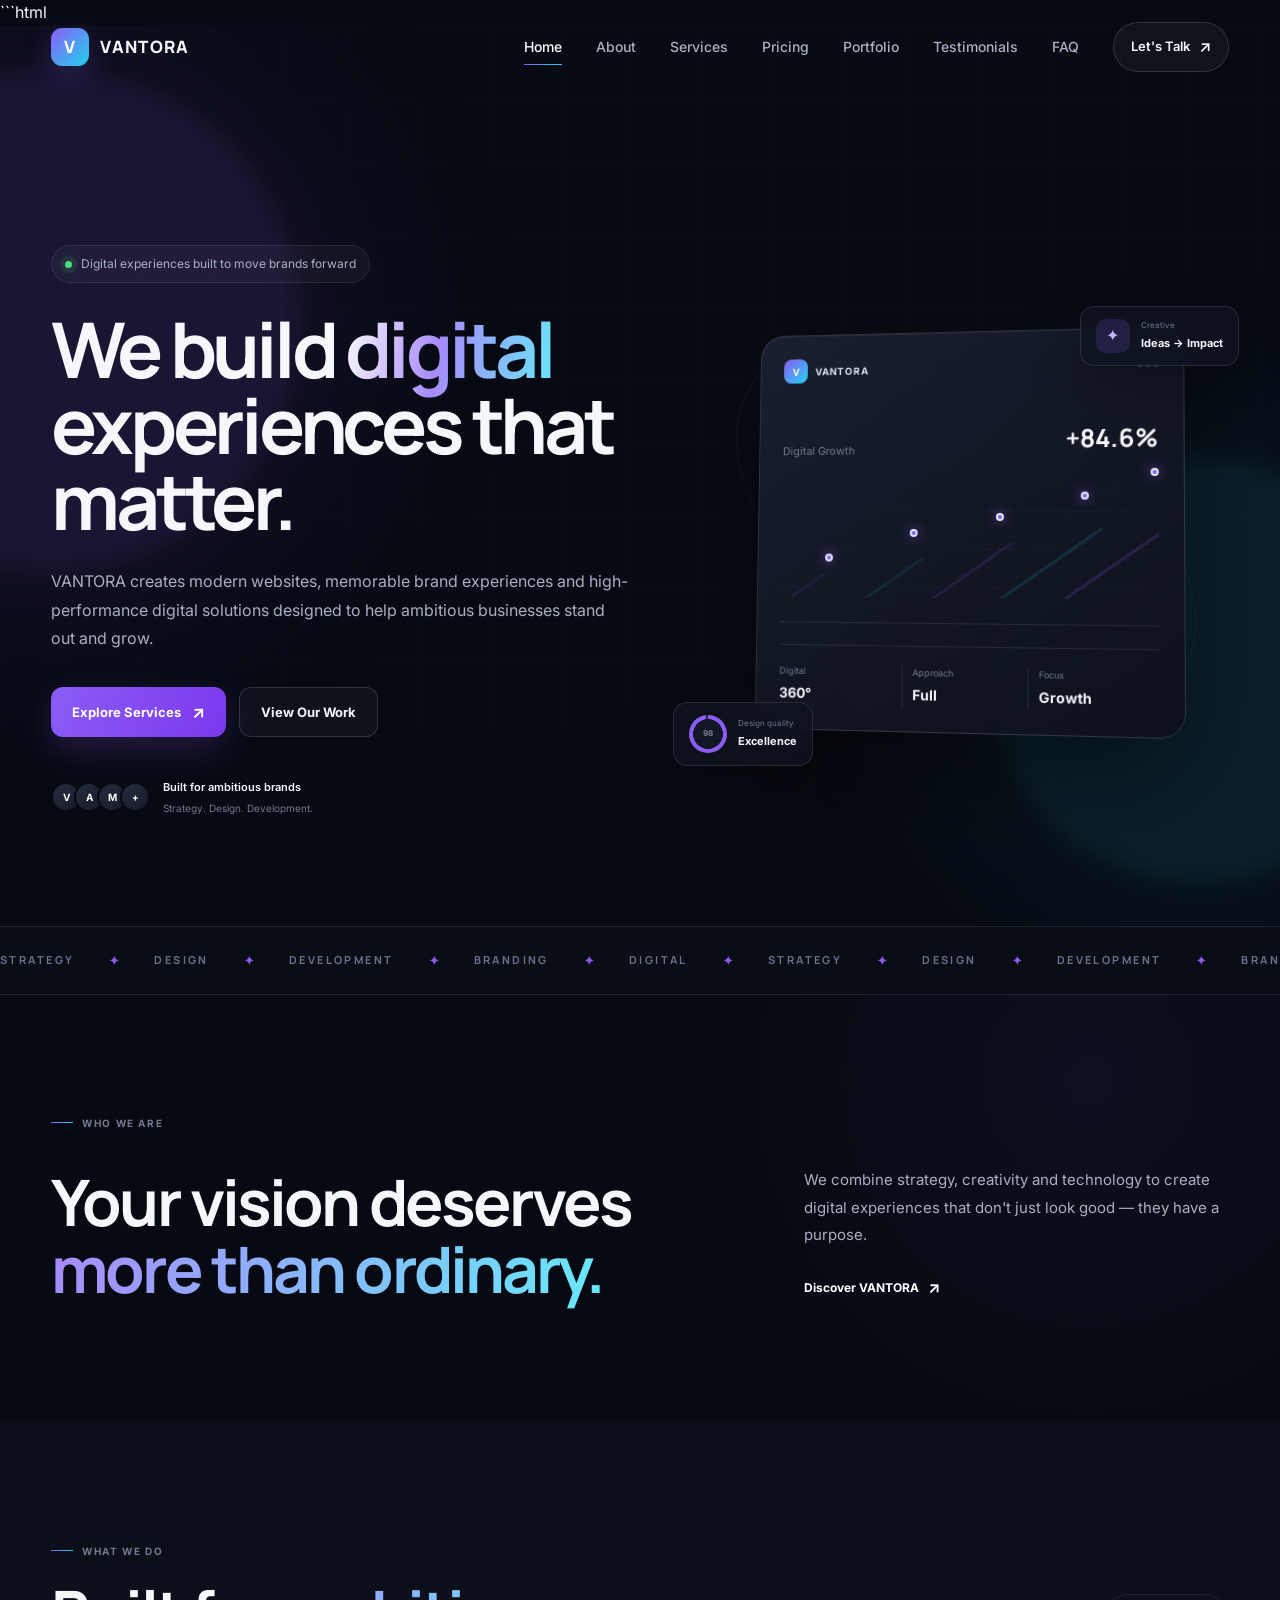
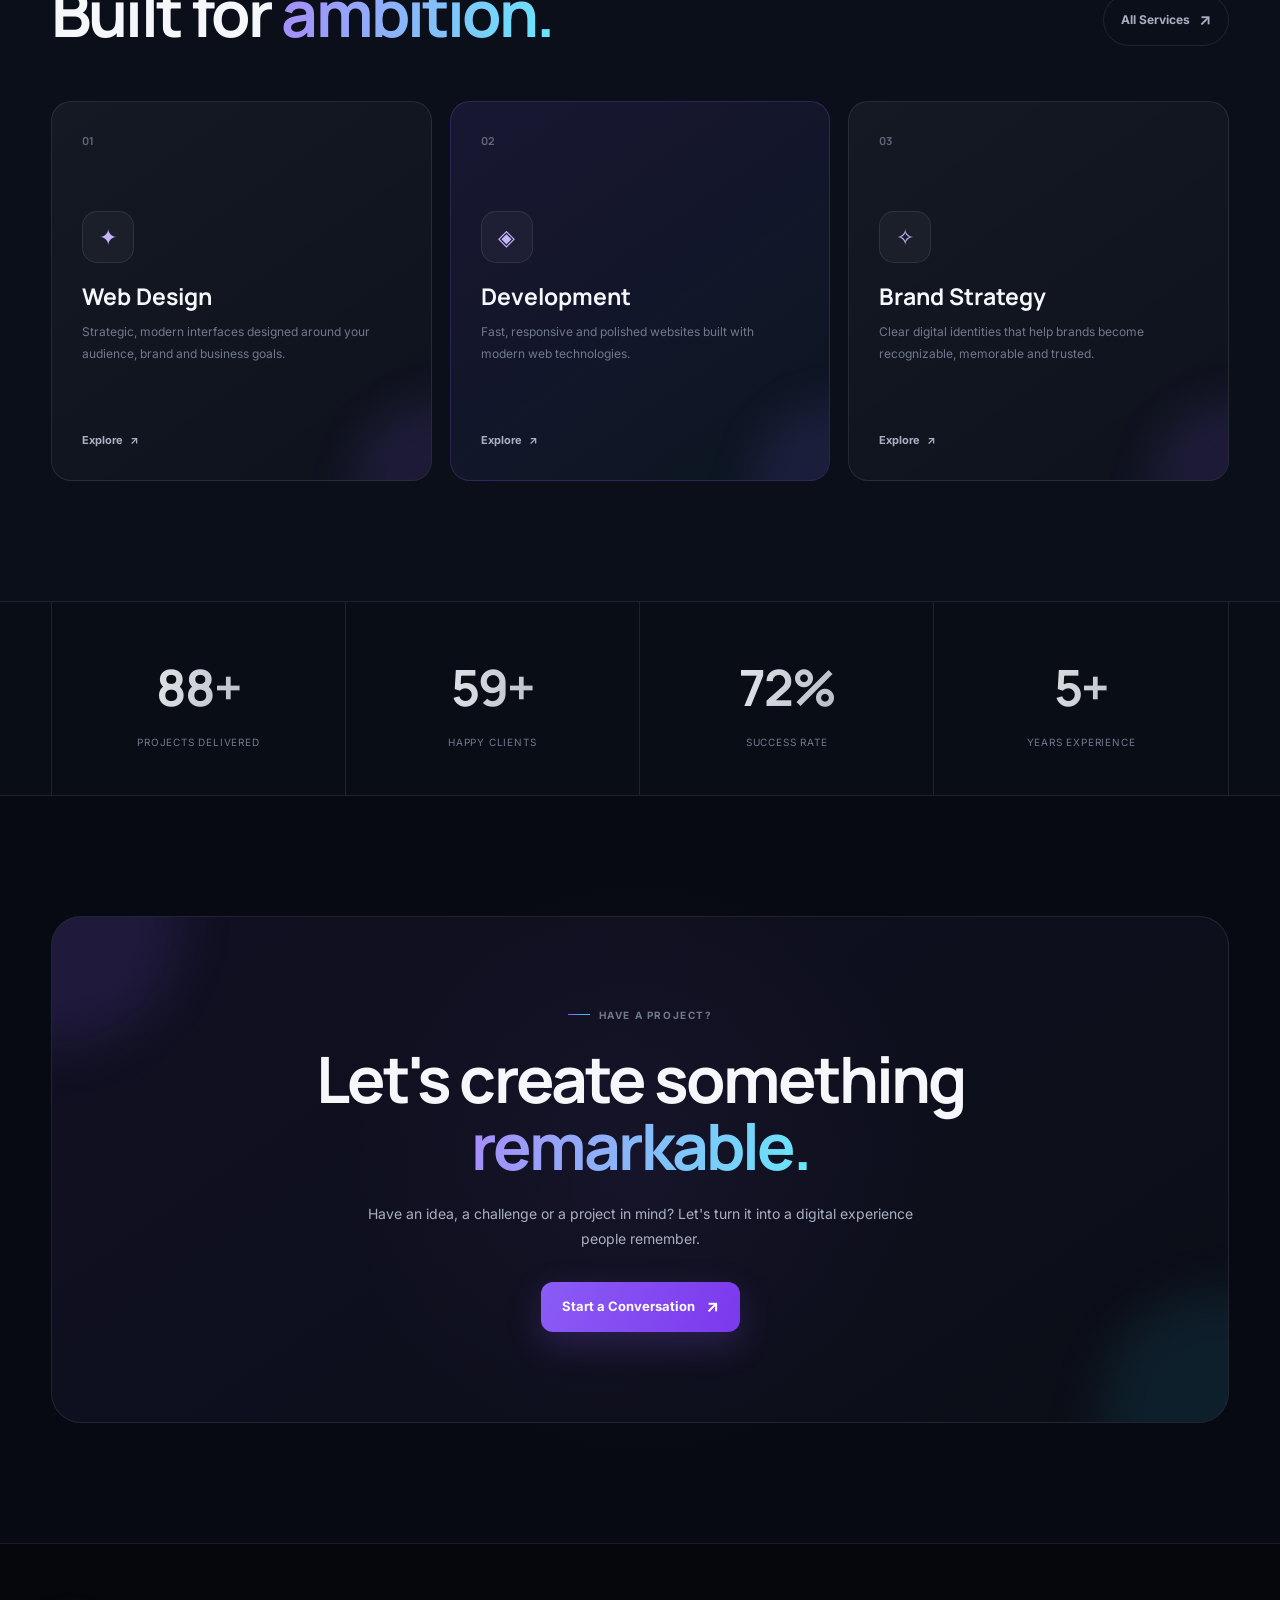
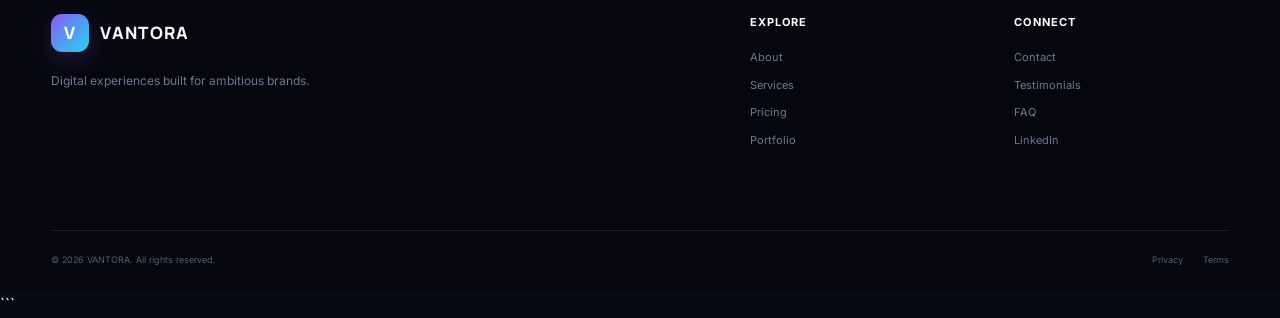
<file: index.html>
```html
<!DOCTYPE html>
<html lang="en">
<head>

    <meta charset="UTF-8">

    <meta
        name="viewport"
        content="width=device-width, initial-scale=1.0"
    >

    <meta
        name="description"
        content="VANTORA creates premium websites, digital experiences and modern digital solutions for ambitious brands."
    >

    <meta
        name="theme-color"
        content="#070b14"
    >

    <title>VANTORA — Digital Experiences That Matter</title>


    <!-- =========================
         GOOGLE FONTS
    ========================== -->

    <link rel="preconnect" href="https://fonts.googleapis.com">

    <link
        rel="preconnect"
        href="https://fonts.gstatic.com"
        crossorigin
    >

    <link
        href="https://fonts.googleapis.com/css2?family=Inter:wght@400;500;600;700;800&family=Manrope:wght@500;600;700;800&display=swap"
        rel="stylesheet"
    >


    <!-- =========================
         MAIN STYLESHEET
    ========================== -->

    <link
        rel="stylesheet"
        href="style.css"
    >

</head>


<body>


    <!-- =========================
         PAGE LOADER
    ========================== -->

    <div
        class="page-loader"
        id="pageLoader"
        aria-hidden="true"
    >

        <div class="loader-logo">
            V
        </div>

        <div class="loader-line"></div>

    </div>


    <!-- =========================
         HEADER
    ========================== -->

    <header
        class="header"
        id="header"
    >

        <div class="container nav-container">


            <!-- LOGO -->

            <a
                href="index.html"
                class="logo"
                aria-label="VANTORA Home"
            >

                <span class="logo-mark">
                    V
                </span>

                <span class="logo-text">
                    VANTORA
                </span>

            </a>


            <!-- NAVIGATION -->

            <nav
                class="nav-menu"
                id="navMenu"
                aria-label="Main navigation"
            >

                <a
                    href="index.html"
                    class="nav-link active"
                    aria-current="page"
                >
                    Home
                </a>

                <a
                    href="about.html"
                    class="nav-link"
                >
                    About
                </a>

                <a
                    href="services.html"
                    class="nav-link"
                >
                    Services
                </a>

                <a
                    href="pricing.html"
                    class="nav-link"
                >
                    Pricing
                </a>

                <a
                    href="portfolio.html"
                    class="nav-link"
                >
                    Portfolio
                </a>

                <a
                    href="testimonials.html"
                    class="nav-link"
                >
                    Testimonials
                </a>

                <a
                    href="faq.html"
                    class="nav-link"
                >
                    FAQ
                </a>

                <a
                    href="contact.html"
                    class="nav-cta"
                >

                    Let's Talk

                    <span aria-hidden="true">
                        ↗
                    </span>

                </a>

            </nav>


            <!-- MOBILE MENU -->

            <button
                class="menu-toggle"
                id="menuToggle"
                type="button"
                aria-label="Open navigation menu"
                aria-controls="navMenu"
                aria-expanded="false"
            >

                <span></span>
                <span></span>
                <span></span>

            </button>

        </div>

    </header>


    <!-- =========================
         MAIN CONTENT
    ========================== -->

    <main>


        <!-- =========================
             HERO SECTION
        ========================== -->

        <section class="hero">

            <div
                class="hero-glow glow-one"
                aria-hidden="true"
            ></div>

            <div
                class="hero-glow glow-two"
                aria-hidden="true"
            ></div>

            <div
                class="hero-grid"
                aria-hidden="true"
            ></div>


            <div class="container hero-container">


                <!-- HERO CONTENT -->

                <div class="hero-content">


                    <!-- BADGE -->

                    <div class="hero-badge">

                        <span
                            class="status-dot"
                            aria-hidden="true"
                        ></span>

                        Digital experiences built to move brands forward

                    </div>


                    <!-- HEADING -->

                    <h1>

                        We build

                        <span class="gradient-text">
                            digital
                        </span>

                        experiences that matter.

                    </h1>


                    <!-- DESCRIPTION -->

                    <p class="hero-description">

                        VANTORA creates modern websites,
                        memorable brand experiences and
                        high-performance digital solutions
                        designed to help ambitious businesses
                        stand out and grow.

                    </p>


                    <!-- BUTTONS -->

                    <div class="hero-buttons">

                        <a
                            href="services.html"
                            class="btn btn-primary"
                        >

                            Explore Services

                            <span aria-hidden="true">
                                ↗
                            </span>

                        </a>


                        <a
                            href="portfolio.html"
                            class="btn btn-secondary"
                        >

                            View Our Work

                        </a>

                    </div>


                    <!-- TRUST -->

                    <div class="hero-trust">

                        <div
                            class="trust-avatars"
                            aria-hidden="true"
                        >

                            <div class="avatar">
                                V
                            </div>

                            <div class="avatar">
                                A
                            </div>

                            <div class="avatar">
                                M
                            </div>

                            <div class="avatar">
                                +
                            </div>

                        </div>


                        <div>

                            <strong>
                                Built for ambitious brands
                            </strong>

                            <span>
                                Strategy. Design. Development.
                            </span>

                        </div>

                    </div>

                </div>


                <!-- =========================
                     HERO VISUAL
                ========================== -->

                <div
                    class="hero-visual"
                    aria-hidden="true"
                >

                    <div
                        class="visual-orbit orbit-one"
                    ></div>

                    <div
                        class="visual-orbit orbit-two"
                    ></div>


                    <!-- MAIN CARD -->

                    <div
                        class="visual-card main-card"
                    >


                        <!-- CARD TOP -->

                        <div class="card-top">

                            <div class="mini-brand">

                                <span>
                                    V
                                </span>

                                VANTORA

                            </div>


                            <div class="card-dots">

                                <i></i>
                                <i></i>
                                <i></i>

                            </div>

                        </div>


                        <!-- CHART -->

                        <div class="chart-area">

                            <div class="chart-label">

                                <span>
                                    Digital Growth
                                </span>

                                <strong>
                                    +84.6%
                                </strong>

                            </div>


                            <div class="chart">

                                <span class="chart-line"></span>

                                <span
                                    class="chart-point point-one"
                                ></span>

                                <span
                                    class="chart-point point-two"
                                ></span>

                                <span
                                    class="chart-point point-three"
                                ></span>

                                <span
                                    class="chart-point point-four"
                                ></span>

                                <span
                                    class="chart-point point-five"
                                ></span>

                            </div>

                        </div>


                        <!-- CARD STATS -->

                        <div class="card-stats">

                            <div>

                                <span>
                                    Digital
                                </span>

                                <strong>
                                    360°
                                </strong>

                            </div>


                            <div>

                                <span>
                                    Approach
                                </span>

                                <strong>
                                    Full
                                </strong>

                            </div>


                            <div>

                                <span>
                                    Focus
                                </span>

                                <strong>
                                    Growth
                                </strong>

                            </div>

                        </div>

                    </div>


                    <!-- FLOATING CARD TOP -->

                    <div
                        class="floating-card floating-top"
                    >

                        <div class="floating-icon">
                            ✦
                        </div>

                        <div>

                            <span>
                                Creative
                            </span>

                            <strong>
                                Ideas → Impact
                            </strong>

                        </div>

                    </div>


                    <!-- FLOATING CARD BOTTOM -->

                    <div
                        class="floating-card floating-bottom"
                    >

                        <div class="progress-circle">

                            <span>
                                98
                            </span>

                        </div>

                        <div>

                            <span>
                                Design quality
                            </span>

                            <strong>
                                Excellence
                            </strong>

                        </div>

                    </div>

                </div>

            </div>


          
        </section>


        <!-- =========================
             MARQUEE
        ========================== -->

        <section
            class="marquee-section"
            aria-label="VANTORA capabilities"
        >

            <div class="marquee">

                <div class="marquee-track">

                    <span>
                        STRATEGY
                    </span>

                    <b aria-hidden="true">
                        ✦
                    </b>

                    <span>
                        DESIGN
                    </span>

                    <b aria-hidden="true">
                        ✦
                    </b>

                    <span>
                        DEVELOPMENT
                    </span>

                    <b aria-hidden="true">
                        ✦
                    </b>

                    <span>
                        BRANDING
                    </span>

                    <b aria-hidden="true">
                        ✦
                    </b>

                    <span>
                        DIGITAL
                    </span>

                    <b aria-hidden="true">
                        ✦
                    </b>


                    <span>
                        STRATEGY
                    </span>

                    <b aria-hidden="true">
                        ✦
                    </b>

                    <span>
                        DESIGN
                    </span>

                    <b aria-hidden="true">
                        ✦
                    </b>

                    <span>
                        DEVELOPMENT
                    </span>

                    <b aria-hidden="true">
                        ✦
                    </b>

                    <span>
                        BRANDING
                    </span>

                    <b aria-hidden="true">
                        ✦
                    </b>

                    <span>
                        DIGITAL
                    </span>

                    <b aria-hidden="true">
                        ✦
                    </b>

                </div>

            </div>

        </section>


        <!-- =========================
             INTRO SECTION
        ========================== -->

        <section
            class="intro-section section-padding"
        >

            <div class="container">


                <div class="section-label">

                    <span></span>

                    WHO WE ARE

                </div>


                <div class="intro-grid">


                    <h2>

                        Your vision deserves

                        <span>
                            more than ordinary.
                        </span>

                    </h2>


                    <div class="intro-text">

                        <p>

                            We combine strategy,
                            creativity and technology
                            to create digital experiences
                            that don't just look good —
                            they have a purpose.

                        </p>


                        <a
                            href="about.html"
                            class="text-link"
                        >

                            Discover VANTORA

                            <span aria-hidden="true">
                                ↗
                            </span>

                        </a>

                    </div>

                </div>

            </div>

        </section>


        <!-- =========================
             SERVICES PREVIEW
        ========================== -->

        <section
            class="services-preview section-padding"
        >

            <div class="container">


                <!-- SECTION HEADING -->

                <div class="section-heading">

                    <div>

                        <div class="section-label">

                            <span></span>

                            WHAT WE DO

                        </div>


                        <h2>

                            Built for

                            <span>
                                ambition.
                            </span>

                        </h2>

                    </div>


                    <a
                        href="services.html"
                        class="outline-link"
                    >

                        All Services

                        <span aria-hidden="true">
                            ↗
                        </span>

                    </a>

                </div>


                <!-- SERVICE CARDS -->

                <div class="services-grid">


                    <!-- SERVICE 01 -->

                    <article class="service-card">

                        <div class="service-number">
                            01
                        </div>

                        <div
                            class="service-icon"
                            aria-hidden="true"
                        >
                            ✦
                        </div>

                        <h3>
                            Web Design
                        </h3>

                        <p>

                            Strategic, modern interfaces
                            designed around your audience,
                            brand and business goals.

                        </p>

                        <a href="services.html">

                            Explore

                            <span aria-hidden="true">
                                ↗
                            </span>

                        </a>

                    </article>


                    <!-- SERVICE 02 -->

                    <article class="service-card featured">

                        <div class="service-number">
                            02
                        </div>

                        <div
                            class="service-icon"
                            aria-hidden="true"
                        >
                            ◈
                        </div>

                        <h3>
                            Development
                        </h3>

                        <p>

                            Fast, responsive and polished
                            websites built with modern
                            web technologies.

                        </p>

                        <a href="services.html">

                            Explore

                            <span aria-hidden="true">
                                ↗
                            </span>

                        </a>

                    </article>


                    <!-- SERVICE 03 -->

                    <article class="service-card">

                        <div class="service-number">
                            03
                        </div>

                        <div
                            class="service-icon"
                            aria-hidden="true"
                        >
                            ✧
                        </div>

                        <h3>
                            Brand Strategy
                        </h3>

                        <p>

                            Clear digital identities that
                            help brands become recognizable,
                            memorable and trusted.

                        </p>

                        <a href="services.html">

                            Explore

                            <span aria-hidden="true">
                                ↗
                            </span>

                        </a>

                    </article>

                </div>

            </div>

        </section>


        <!-- =========================
             STATS
        ========================== -->

        <section class="stats-section">

            <div class="container stats-grid">


                <div class="stat-item">

                    <strong data-count="120">
                        0
                    </strong>

                    <span>
                        Projects Delivered
                    </span>

                </div>


                <div class="stat-item">

                    <strong data-count="80">
                        0
                    </strong>

                    <span>
                        Happy Clients
                    </span>

                </div>


                <div class="stat-item">

                    <strong data-count="98">
                        0
                    </strong>

                    <span>
                        Success Rate
                    </span>

                </div>


                <div class="stat-item">

                    <strong data-count="7">
                        0
                    </strong>

                    <span>
                        Years Experience
                    </span>

                </div>

            </div>

        </section>


        <!-- =========================
             CTA
        ========================== -->

        <section
            class="cta-section section-padding"
        >

            <div class="container">

                <div class="cta-box">

                    <div
                        class="cta-glow"
                        aria-hidden="true"
                    ></div>


                    <div class="section-label">

                        <span></span>

                        HAVE A PROJECT?

                    </div>


                    <h2>

                        Let's create something

                        <span>
                            remarkable.
                        </span>

                    </h2>


                    <p>

                        Have an idea, a challenge or
                        a project in mind? Let's turn
                        it into a digital experience
                        people remember.

                    </p>


                    <a
                        href="contact.html"
                        class="btn btn-primary"
                    >

                        Start a Conversation

                        <span aria-hidden="true">
                            ↗
                        </span>

                    </a>

                </div>

            </div>

        </section>

    </main>


    <!-- =========================
         FOOTER
    ========================== -->

    <footer class="footer">

        <div class="container">


            <div class="footer-top">


                <!-- FOOTER BRAND -->

                <div class="footer-brand">

                    <a
                        href="index.html"
                        class="logo"
                        aria-label="VANTORA Home"
                    >

                        <span class="logo-mark">
                            V
                        </span>

                        <span class="logo-text">
                            VANTORA
                        </span>

                    </a>


                    <p>

                        Digital experiences built
                        for ambitious brands.

                    </p>

                </div>


                <!-- FOOTER LINKS -->

                <div class="footer-links">


                    <!-- EXPLORE -->

                    <div>

                        <h4>
                            Explore
                        </h4>

                        <a href="about.html">
                            About
                        </a>

                        <a href="services.html">
                            Services
                        </a>

                        <a href="pricing.html">
                            Pricing
                        </a>

                        <a href="portfolio.html">
                            Portfolio
                        </a>

                    </div>


                    <!-- CONNECT -->

                    <div>

                        <h4>
                            Connect
                        </h4>

                        <a href="contact.html">
                            Contact
                        </a>

                        <a href="testimonials.html">
                            Testimonials
                        </a>

                        <a href="faq.html">
                            FAQ
                        </a>

                        <a href="#">
                            LinkedIn
                        </a>

                    </div>

                </div>

            </div>


            <!-- FOOTER BOTTOM -->

            <div class="footer-bottom">

                <span>

                    © 2026 VANTORA.
                    All rights reserved.

                </span>


                <div>

                    <a href="#">
                        Privacy
                    </a>

                    <a href="#">
                        Terms
                    </a>

                </div>

            </div>

        </div>

    </footer>


    <!-- =========================
         MAIN JAVASCRIPT
    ========================== -->

    <script src="script.js"></script>


</body>
</html>
```
</file>
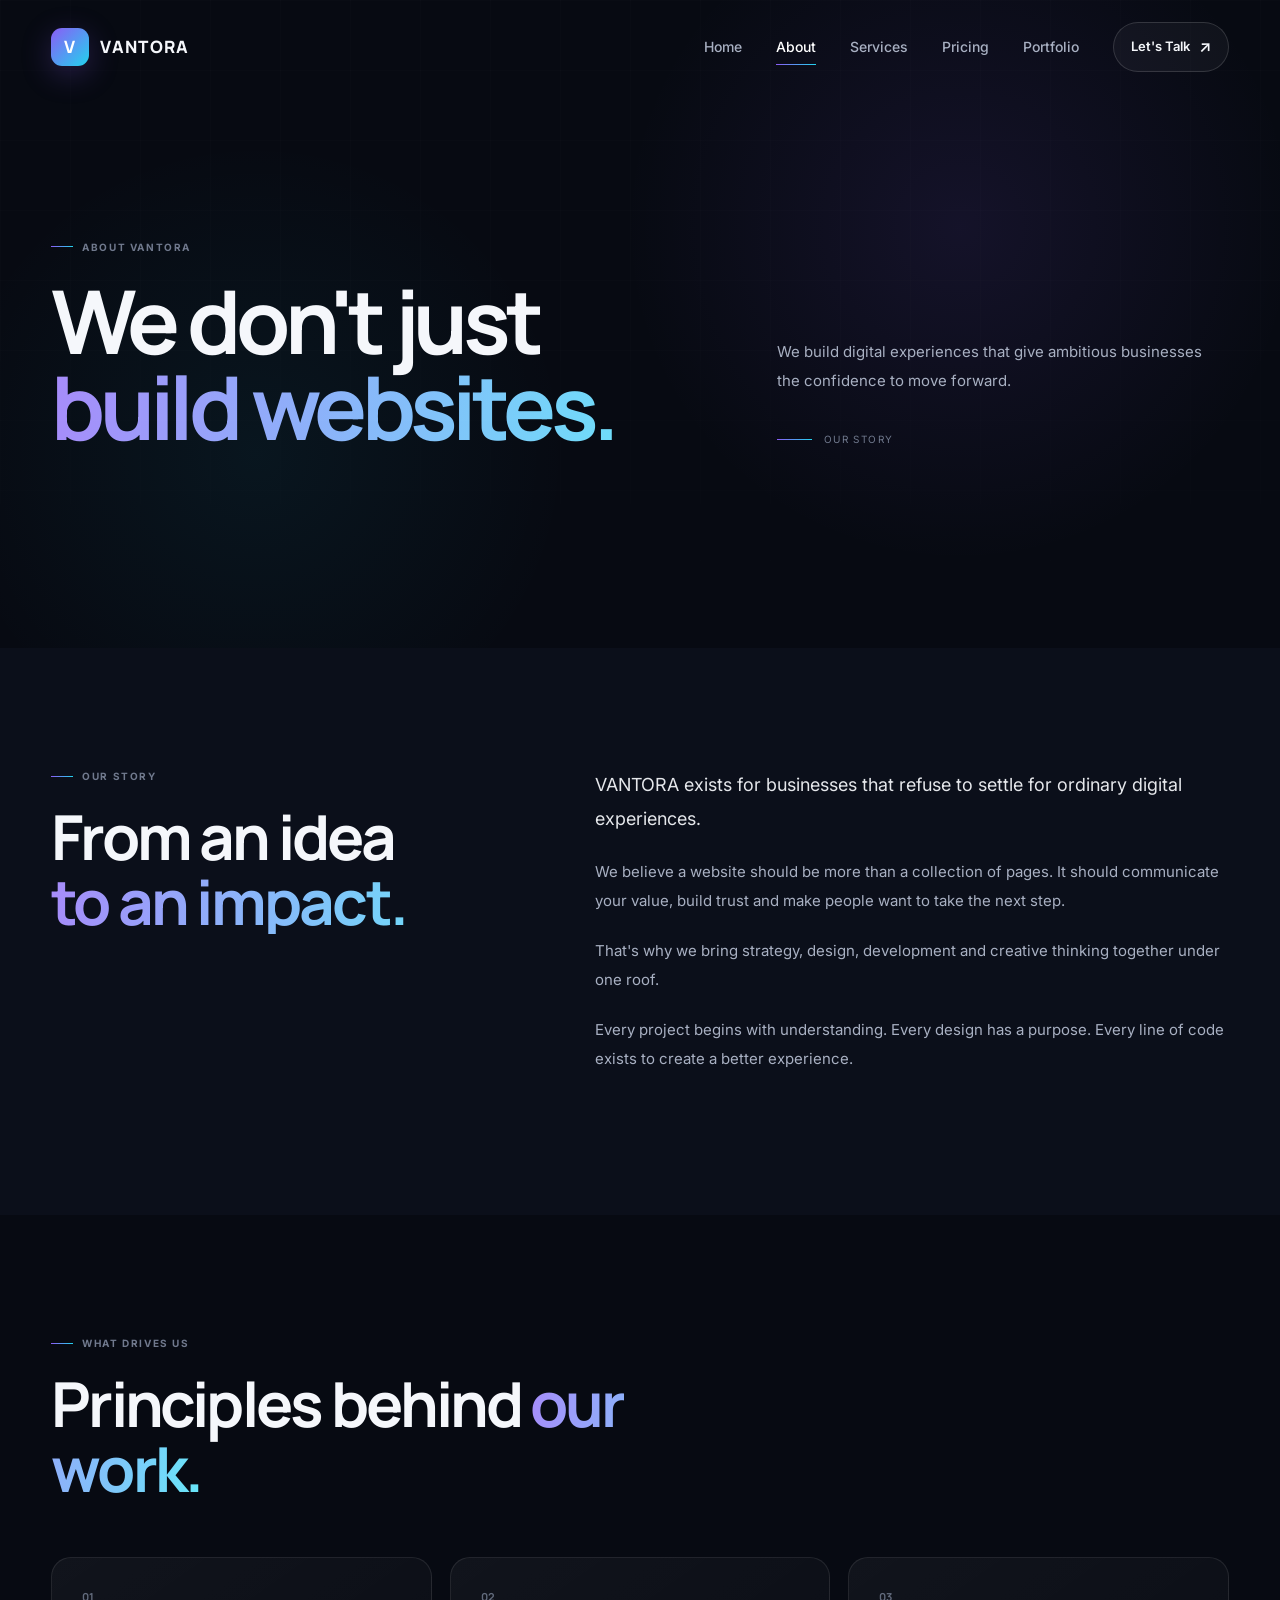
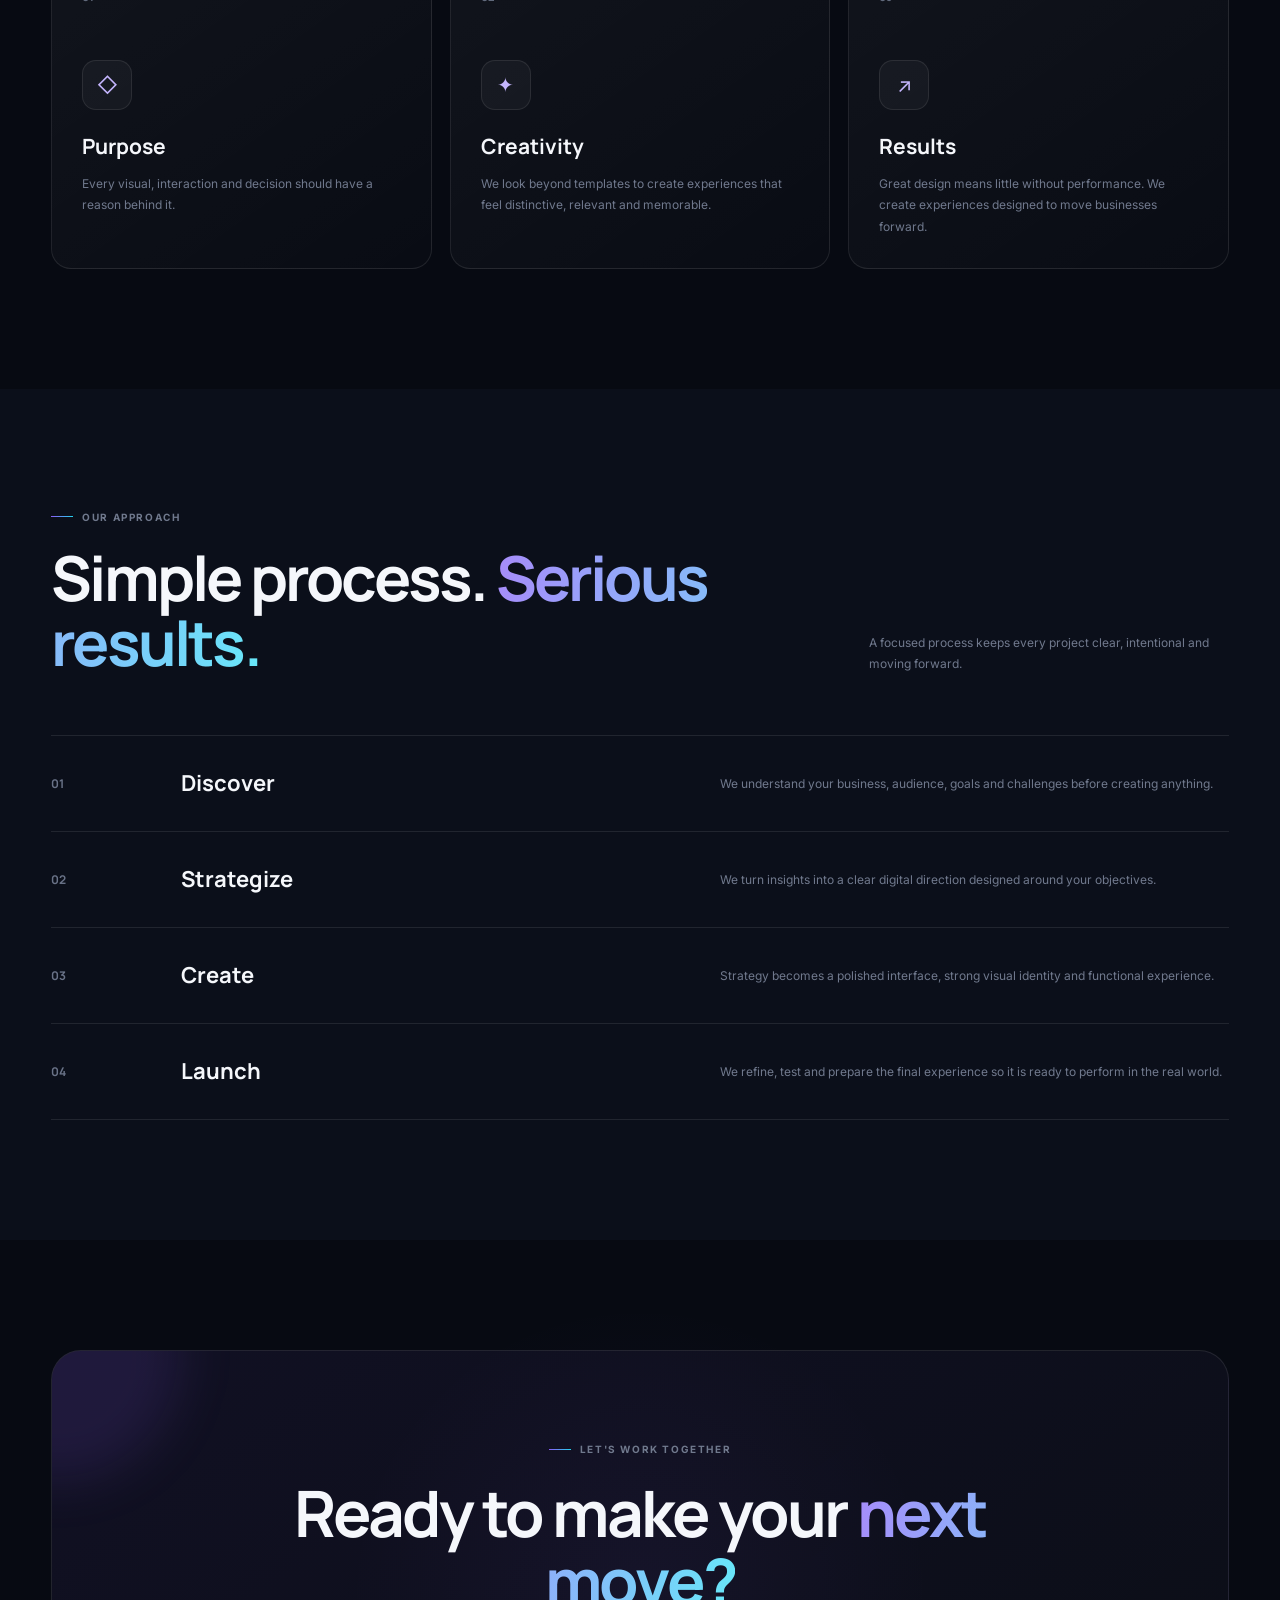
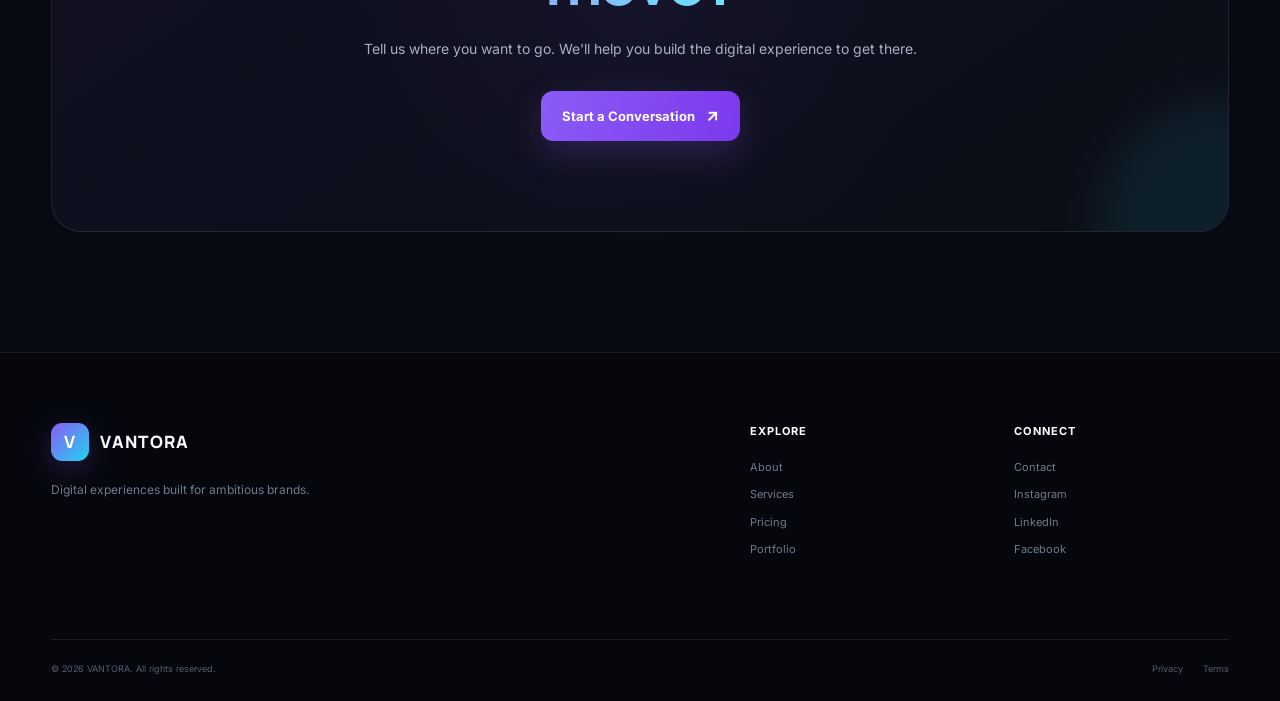
<file: about.html>
<!DOCTYPE html>
<html lang="en">
<head>
    <meta charset="UTF-8">
    <meta name="viewport" content="width=device-width, initial-scale=1.0">

    <title>About VANTORA — Digital Excellence</title>

    <meta name="description" content="Discover VANTORA, our story, values, approach and the people behind our digital work.">

    <link rel="preconnect" href="https://fonts.googleapis.com">
    <link rel="preconnect" href="https://fonts.gstatic.com" crossorigin>

    <link href="https://fonts.googleapis.com/css2?family=Inter:wght@400;500;600;700;800&family=Manrope:wght@500;600;700;800&display=swap" rel="stylesheet">

    <link rel="stylesheet" href="style.css">

    <style>

        /* =========================================
           ABOUT PAGE
        ========================================= */

        .about-hero {
            position: relative;
            min-height: 72vh;

            display: flex;
            align-items: center;

            padding-top: 130px;
            padding-bottom: 90px;

            overflow: hidden;

            background:
                radial-gradient(
                    circle at 75% 35%,
                    rgba(139,92,246,0.10),
                    transparent 32%
                ),
                radial-gradient(
                    circle at 20% 70%,
                    rgba(34,211,238,0.06),
                    transparent 28%
                );
        }

        .about-hero-grid {
            display: grid;
            grid-template-columns: 1fr 0.7fr;
            gap: 80px;

            align-items: end;
        }

        .about-hero h1 {
            margin-top: 22px;

            max-width: 850px;

            font-family: "Manrope", sans-serif;

            font-size: clamp(48px, 7vw, 88px);
            line-height: 0.98;

            letter-spacing: -0.06em;
        }

        .about-hero h1 span {
            display: block;

            background:
                linear-gradient(
                    100deg,
                    #a78bfa,
                    #67e8f9
                );

            -webkit-background-clip: text;
            background-clip: text;

            color: transparent;
        }

        .about-hero-copy {
            color: var(--text-soft);

            font-size: 15px;
            line-height: 1.9;
        }

        .about-scroll {
            display: flex;
            align-items: center;
            gap: 12px;

            margin-top: 35px;

            color: var(--text-muted);

            font-size: 10px;
            text-transform: uppercase;
            letter-spacing: 0.14em;
        }

        .about-scroll span {
            width: 35px;
            height: 1px;

            background:
                linear-gradient(
                    90deg,
                    var(--accent),
                    var(--accent-2)
                );
        }


        /* =========================================
           STORY
        ========================================= */

        .story-section {
            background: var(--bg-soft);
        }

        .story-grid {
            display: grid;
            grid-template-columns: 0.7fr 1fr;
            gap: 100px;

            align-items: start;
        }

        .story-title h2 {
            margin-top: 20px;

            font-family: "Manrope", sans-serif;

            font-size: clamp(38px, 5vw, 62px);
            line-height: 1.05;

            letter-spacing: -0.045em;
        }

        .story-title h2 span {
            display: block;

            background:
                linear-gradient(
                    100deg,
                    #a78bfa,
                    #67e8f9
                );

            -webkit-background-clip: text;
            background-clip: text;

            color: transparent;
        }

        .story-content p {
            margin-bottom: 22px;

            color: var(--text-soft);

            font-size: 15px;
            line-height: 1.9;
        }

        .story-content p:first-child {
            color: #e5e7eb;

            font-size: 18px;
        }


        /* =========================================
           VALUES
        ========================================= */

        .values-section {
            background: var(--bg);
        }

        .values-heading {
            max-width: 700px;
        }

        .values-heading h2 {
            margin-top: 20px;

            font-family: "Manrope", sans-serif;

            font-size: clamp(38px, 5vw, 62px);
            line-height: 1.05;

            letter-spacing: -0.045em;
        }

        .values-heading h2 span {
            background:
                linear-gradient(
                    100deg,
                    #a78bfa,
                    #67e8f9
                );

            -webkit-background-clip: text;
            background-clip: text;

            color: transparent;
        }

        .values-grid {
            display: grid;
            grid-template-columns: repeat(3, 1fr);
            gap: 18px;

            margin-top: 55px;
        }

        .value-card {
            min-height: 300px;

            padding: 30px;

            border: 1px solid var(--border);
            border-radius: var(--radius-md);

            background:
                linear-gradient(
                    145deg,
                    rgba(255,255,255,0.045),
                    rgba(255,255,255,0.012)
                );

            transition:
                transform var(--transition),
                border var(--transition),
                background var(--transition);
        }

        .value-card:hover {
            transform: translateY(-8px);

            border-color:
                rgba(139,92,246,0.30);

            background:
                linear-gradient(
                    145deg,
                    rgba(139,92,246,0.08),
                    rgba(255,255,255,0.015)
                );
        }

        .value-number {
            color: #626b7d;

            font-family: "Manrope", sans-serif;

            font-size: 11px;
            font-weight: 700;
        }

        .value-icon {
            width: 50px;
            height: 50px;

            display: grid;
            place-items: center;

            margin-top: 55px;

            border: 1px solid var(--border);
            border-radius: 14px;

            background: rgba(255,255,255,0.035);

            color: #c4b5fd;

            font-size: 20px;
        }

        .value-card h3 {
            margin-top: 20px;

            font-family: "Manrope", sans-serif;

            font-size: 21px;
        }

        .value-card p {
            margin-top: 9px;

            color: var(--text-muted);

            font-size: 12px;
            line-height: 1.8;
        }


        /* =========================================
           PROCESS
        ========================================= */

        .process-section {
            background: var(--bg-soft);
        }

        .process-header {
            display: flex;
            justify-content: space-between;
            align-items: end;

            gap: 40px;
        }

        .process-header h2 {
            margin-top: 20px;

            font-family: "Manrope", sans-serif;

            font-size: clamp(38px, 5vw, 62px);
            line-height: 1.05;

            letter-spacing: -0.045em;
        }

        .process-header h2 span {
            background:
                linear-gradient(
                    100deg,
                    #a78bfa,
                    #67e8f9
                );

            -webkit-background-clip: text;
            background-clip: text;

            color: transparent;
        }

        .process-header p {
            max-width: 360px;

            color: var(--text-muted);

            font-size: 12px;
            line-height: 1.8;
        }

        .process-list {
            margin-top: 60px;

            border-top: 1px solid var(--border);
        }

        .process-item {
            display: grid;
            grid-template-columns: 100px 1fr 1fr;
            gap: 30px;

            align-items: center;

            padding: 30px 0;

            border-bottom: 1px solid var(--border);

            transition:
                padding var(--transition),
                background var(--transition);
        }

        .process-item:hover {
            padding-left: 15px;
            padding-right: 15px;

            background: rgba(255,255,255,0.015);
        }

        .process-number {
            color: #697287;

            font-family: "Manrope", sans-serif;

            font-size: 12px;
            font-weight: 700;
        }

        .process-item h3 {
            font-family: "Manrope", sans-serif;

            font-size: 22px;
        }

        .process-item p {
            color: var(--text-muted);

            font-size: 12px;
            line-height: 1.8;
        }


        /* =========================================
           ABOUT CTA
        ========================================= */

        .about-cta {
            padding-top: 110px;
        }


        /* =========================================
           RESPONSIVE
        ========================================= */

        @media (max-width: 900px) {

            .about-hero-grid {
                grid-template-columns: 1fr;

                gap: 35px;
            }

            .story-grid {
                grid-template-columns: 1fr;

                gap: 40px;
            }

            .values-grid {
                grid-template-columns: 1fr 1fr;
            }

            .values-grid .value-card:last-child {
                grid-column: span 2;
            }

            .process-header {
                flex-direction: column;
                align-items: flex-start;
            }

            .process-item {
                grid-template-columns: 70px 1fr;
            }

            .process-item p {
                grid-column: 2;
            }
        }


        @media (max-width: 650px) {

            .about-hero {
                min-height: auto;

                padding-top: 120px;
                padding-bottom: 80px;
            }

            .about-hero h1 {
                font-size: 48px;
            }

            .values-grid {
                grid-template-columns: 1fr;
            }

            .values-grid .value-card:last-child {
                grid-column: auto;
            }

            .value-card {
                min-height: 280px;
            }

            .process-item {
                grid-template-columns: 50px 1fr;

                gap: 15px;
            }

            .process-item p {
                grid-column: 2;
            }
        }

    </style>
</head>

<body>


    <!-- =========================================
         PAGE LOADER
    ========================================== -->

    <div class="page-loader" id="pageLoader">

        <div class="loader-logo">V</div>

        <div class="loader-line"></div>

    </div>


    <!-- =========================================
         HEADER
    ========================================== -->

    <header class="header" id="header">

        <div class="container nav-container">

            <a href="index.html" class="logo">

                <span class="logo-mark">V</span>

                <span class="logo-text">
                    VANTORA
                </span>

            </a>


            <nav class="nav-menu" id="navMenu">

                <a href="index.html" class="nav-link">
                    Home
                </a>

                <a href="about.html" class="nav-link active">
                    About
                </a>

                <a href="services.html" class="nav-link">
                    Services
                </a>

                <a href="pricing.html" class="nav-link">
                    Pricing
                </a>

                <a href="portfolio.html" class="nav-link">
                    Portfolio
                </a>

                <a href="contact.html" class="nav-cta">
                    Let's Talk
                    <span>↗</span>
                </a>

            </nav>


            <button
                class="menu-toggle"
                id="menuToggle"
                aria-label="Open Menu">

                <span></span>
                <span></span>
                <span></span>

            </button>

        </div>

    </header>


    <!-- =========================================
         ABOUT HERO
    ========================================== -->

    <main>

        <section class="about-hero">

            <div class="hero-grid"></div>

            <div class="container about-hero-grid">

                <div>

                    <div class="section-label">

                        <span></span>

                        ABOUT VANTORA

                    </div>


                    <h1>

                        We don't just
                        <span>build websites.</span>

                    </h1>

                </div>


                <div class="about-hero-copy">

                    <p>

                        We build digital experiences that give
                        ambitious businesses the confidence to
                        move forward.

                    </p>


                    <div class="about-scroll">

                        <span></span>

                        Our story

                    </div>

                </div>

            </div>

        </section>


        <!-- =====================================
             STORY
        ====================================== -->

        <section class="story-section section-padding">

            <div class="container story-grid">

                <div class="story-title">

                    <div class="section-label">

                        <span></span>

                        OUR STORY

                    </div>


                    <h2>

                        From an idea
                        <span>to an impact.</span>

                    </h2>

                </div>


                <div class="story-content">

                    <p>

                        VANTORA exists for businesses that refuse
                        to settle for ordinary digital experiences.

                    </p>


                    <p>

                        We believe a website should be more than
                        a collection of pages. It should communicate
                        your value, build trust and make people
                        want to take the next step.

                    </p>


                    <p>

                        That's why we bring strategy, design,
                        development and creative thinking together
                        under one roof.

                    </p>


                    <p>

                        Every project begins with understanding.
                        Every design has a purpose. Every line of
                        code exists to create a better experience.

                    </p>

                </div>

            </div>

        </section>


        <!-- =====================================
             VALUES
        ====================================== -->

        <section class="values-section section-padding">

            <div class="container">

                <div class="values-heading">

                    <div class="section-label">

                        <span></span>

                        WHAT DRIVES US

                    </div>


                    <h2>

                        Principles behind
                        <span>our work.</span>

                    </h2>

                </div>


                <div class="values-grid">


                    <article class="value-card">

                        <div class="value-number">
                            01
                        </div>


                        <div class="value-icon">
                            ◇
                        </div>


                        <h3>
                            Purpose
                        </h3>


                        <p>

                            Every visual, interaction and
                            decision should have a reason
                            behind it.

                        </p>

                    </article>


                    <article class="value-card">

                        <div class="value-number">
                            02
                        </div>


                        <div class="value-icon">
                            ✦
                        </div>


                        <h3>
                            Creativity
                        </h3>


                        <p>

                            We look beyond templates to create
                            experiences that feel distinctive,
                            relevant and memorable.

                        </p>

                    </article>


                    <article class="value-card">

                        <div class="value-number">
                            03
                        </div>


                        <div class="value-icon">
                            ↗
                        </div>


                        <h3>
                            Results
                        </h3>


                        <p>

                            Great design means little without
                            performance. We create experiences
                            designed to move businesses forward.

                        </p>

                    </article>


                </div>

            </div>

        </section>


        <!-- =====================================
             PROCESS
        ====================================== -->

        <section class="process-section section-padding">

            <div class="container">

                <div class="process-header">

                    <div>

                        <div class="section-label">

                            <span></span>

                            OUR APPROACH

                        </div>


                        <h2>

                            Simple process.
                            <span>Serious results.</span>

                        </h2>

                    </div>


                    <p>

                        A focused process keeps every project
                        clear, intentional and moving forward.

                    </p>

                </div>


                <div class="process-list">


                    <div class="process-item">

                        <div class="process-number">
                            01
                        </div>


                        <h3>
                            Discover
                        </h3>


                        <p>

                            We understand your business,
                            audience, goals and challenges
                            before creating anything.

                        </p>

                    </div>


                    <div class="process-item">

                        <div class="process-number">
                            02
                        </div>


                        <h3>
                            Strategize
                        </h3>


                        <p>

                            We turn insights into a clear
                            digital direction designed around
                            your objectives.

                        </p>

                    </div>


                    <div class="process-item">

                        <div class="process-number">
                            03
                        </div>


                        <h3>
                            Create
                        </h3>


                        <p>

                            Strategy becomes a polished
                            interface, strong visual identity
                            and functional experience.

                        </p>

                    </div>


                    <div class="process-item">

                        <div class="process-number">
                            04
                        </div>


                        <h3>
                            Launch
                        </h3>


                        <p>

                            We refine, test and prepare the
                            final experience so it is ready
                            to perform in the real world.

                        </p>

                    </div>


                </div>

            </div>

        </section>


        <!-- =====================================
             CTA
        ====================================== -->

        <section class="cta-section section-padding about-cta">

            <div class="container">

                <div class="cta-box">

                    <div class="section-label">

                        <span></span>

                        LET'S WORK TOGETHER

                    </div>


                    <h2>

                        Ready to make your
                        <span>next move?</span>

                    </h2>


                    <p>

                        Tell us where you want to go.
                        We'll help you build the digital
                        experience to get there.

                    </p>


                    <a
                        href="contact.html"
                        class="btn btn-primary">

                        Start a Conversation

                        <span>↗</span>

                    </a>

                </div>

            </div>

        </section>

    </main>


    <!-- =========================================
         FOOTER
    ========================================== -->

    <footer class="footer">

        <div class="container">

            <div class="footer-top">


                <div class="footer-brand">

                    <a href="index.html" class="logo">

                        <span class="logo-mark">
                            V
                        </span>

                        <span class="logo-text">
                            VANTORA
                        </span>

                    </a>


                    <p>

                        Digital experiences built for
                        ambitious brands.

                    </p>

                </div>


                <div class="footer-links">


                    <div>

                        <h4>
                            Explore
                        </h4>

                        <a href="about.html">
                            About
                        </a>

                        <a href="services.html">
                            Services
                        </a>

                        <a href="pricing.html">
                            Pricing
                        </a>

                        <a href="portfolio.html">
                            Portfolio
                        </a>

                    </div>


                    <div>

                        <h4>
                            Connect
                        </h4>

                        <a href="contact.html">
                            Contact
                        </a>

                        <a href="#">
                            Instagram
                        </a>

                        <a href="#">
                            LinkedIn
                        </a>

                        <a href="#">
                            Facebook
                        </a>

                    </div>


                </div>

            </div>


            <div class="footer-bottom">

                <span>
                    © 2026 VANTORA. All rights reserved.
                </span>


                <div>

                    <a href="#">
                        Privacy
                    </a>

                    <a href="#">
                        Terms
                    </a>

                </div>

            </div>

        </div>

    </footer>


    <script src="script.js"></script>

</body>
</html>
</file>
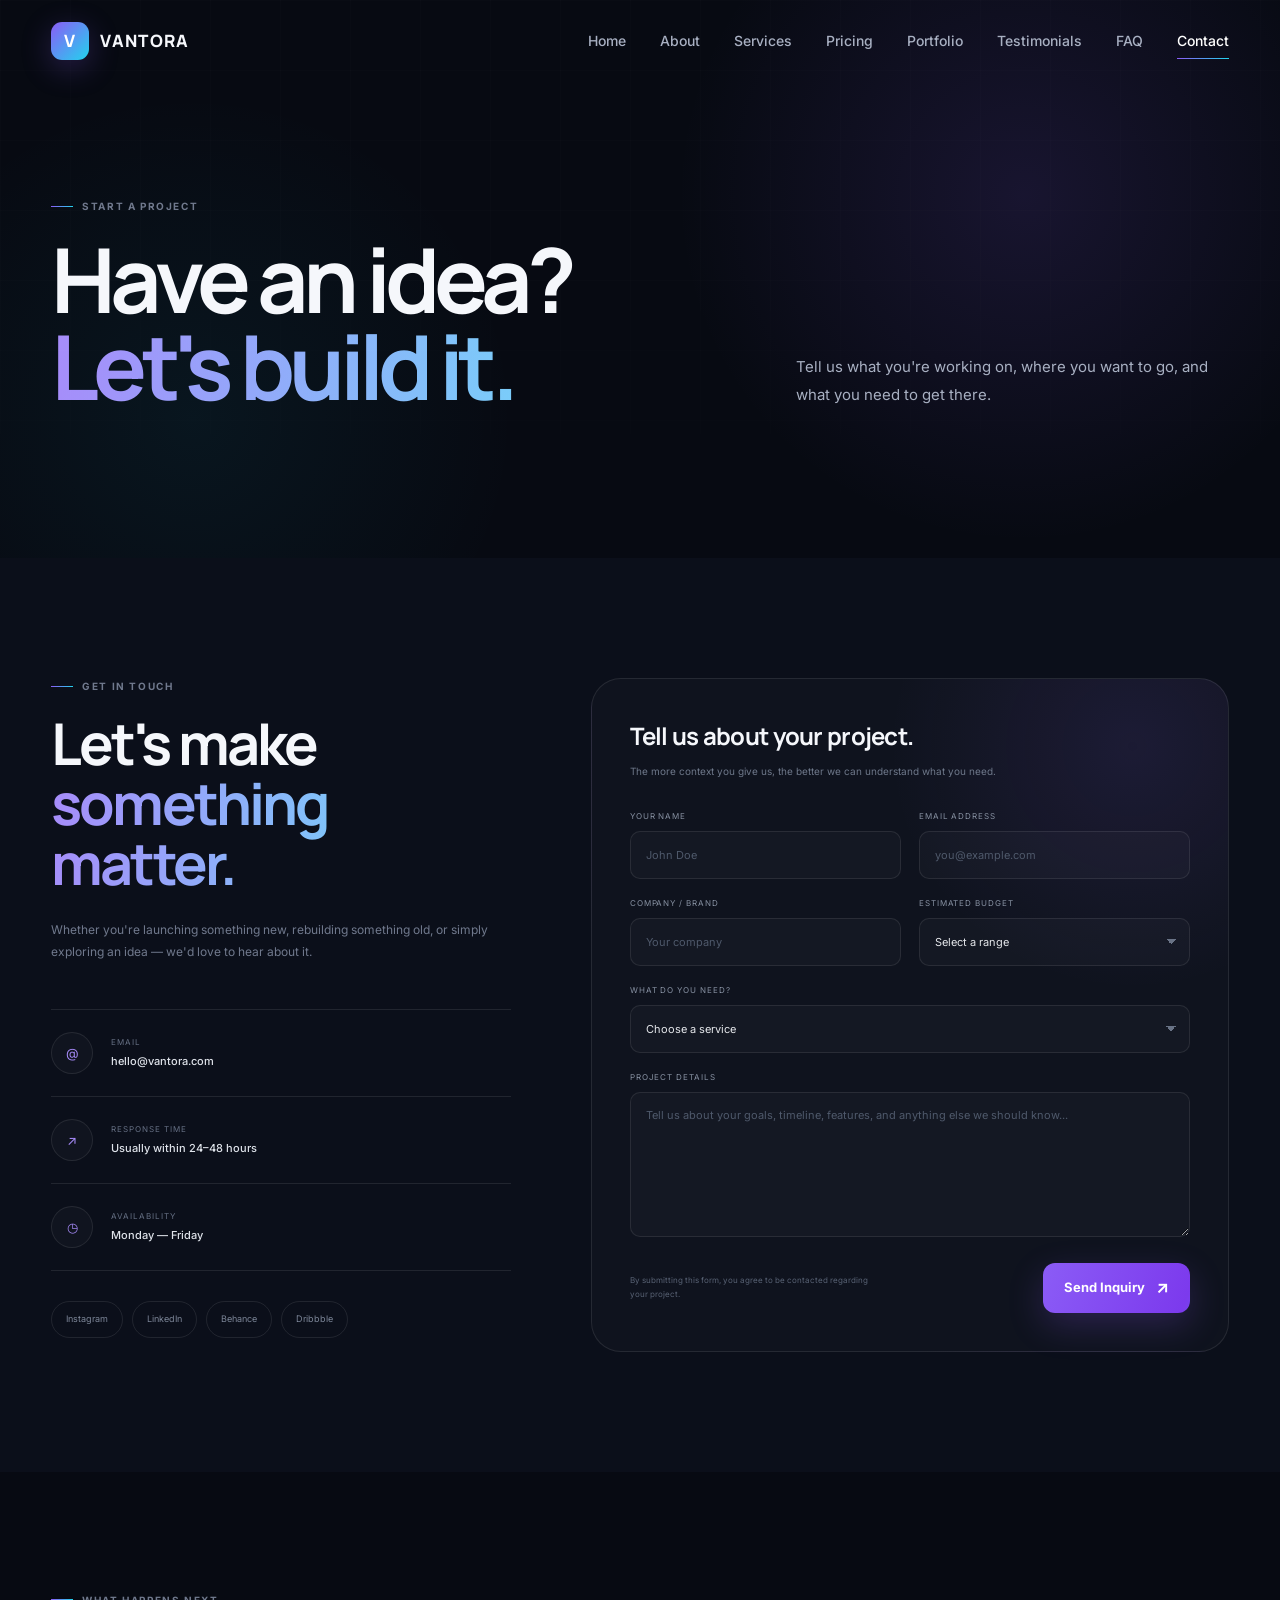
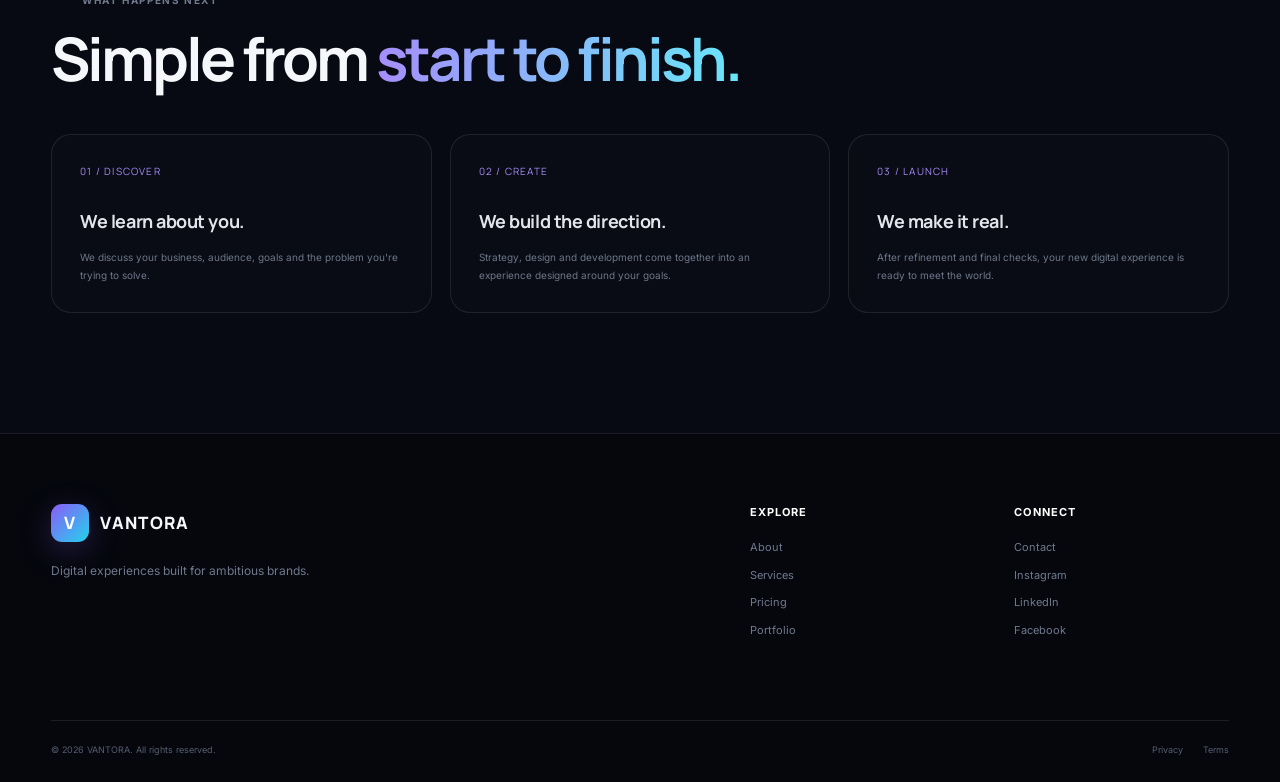
<file: contact.html>
<!DOCTYPE html>
<html lang="en">
<head>
    <meta charset="UTF-8">
    <meta name="viewport" content="width=device-width, initial-scale=1.0">

    <title>Contact — VANTORA</title>

    <meta name="description" content="Contact VANTORA to discuss your website, brand, or digital project.">

    <link rel="preconnect" href="https://fonts.googleapis.com">
    <link rel="preconnect" href="https://fonts.gstatic.com" crossorigin>

    <link href="https://fonts.googleapis.com/css2?family=Inter:wght@400;500;600;700;800&family=Manrope:wght@500;600;700;800&display=swap" rel="stylesheet">

    <link rel="stylesheet" href="style.css">

    <style>

        /* =========================================
           CONTACT HERO
        ========================================= */

        .contact-hero {
            position: relative;

            min-height: 62vh;

            display: flex;
            align-items: center;

            padding-top: 130px;
            padding-bottom: 80px;

            overflow: hidden;

            background:
                radial-gradient(
                    circle at 80% 35%,
                    rgba(139,92,246,0.13),
                    transparent 32%
                ),
                radial-gradient(
                    circle at 15% 75%,
                    rgba(34,211,238,0.06),
                    transparent 28%
                );
        }

        .contact-hero-grid {
            display: grid;

            grid-template-columns: 1fr 0.65fr;

            gap: 80px;

            align-items: end;
        }

        .contact-hero h1 {
            margin-top: 22px;

            max-width: 900px;

            font-family: "Manrope", sans-serif;

            font-size: clamp(48px, 7vw, 92px);

            line-height: 0.97;

            letter-spacing: -0.065em;
        }

        .contact-hero h1 span {
            display: block;

            background:
                linear-gradient(
                    100deg,
                    #a78bfa,
                    #67e8f9
                );

            -webkit-background-clip: text;
            background-clip: text;

            color: transparent;
        }

        .contact-hero-copy {
            color: var(--text-soft);

            font-size: 15px;

            line-height: 1.9;
        }


        /* =========================================
           CONTACT MAIN
        ========================================= */

        .contact-main {
            background: var(--bg-soft);
        }

        .contact-grid {
            display: grid;

            grid-template-columns: 0.72fr 1fr;

            gap: 80px;

            align-items: start;
        }


        /* =========================================
           CONTACT INFO
        ========================================= */

        .contact-info h2 {
            margin-top: 20px;

            font-family: "Manrope", sans-serif;

            font-size: clamp(36px, 4.5vw, 58px);

            line-height: 1.04;

            letter-spacing: -0.05em;
        }

        .contact-info h2 span {
            display: block;

            background:
                linear-gradient(
                    100deg,
                    #a78bfa,
                    #67e8f9
                );

            -webkit-background-clip: text;
            background-clip: text;

            color: transparent;
        }

        .contact-info > p {
            max-width: 470px;

            margin-top: 25px;

            color: var(--text-muted);

            font-size: 12px;

            line-height: 1.9;
        }

        .contact-details {
            margin-top: 45px;

            border-top: 1px solid var(--border);
        }

        .contact-detail {
            display: flex;

            align-items: center;

            gap: 18px;

            padding: 22px 0;

            border-bottom: 1px solid var(--border);
        }

        .contact-detail-icon {
            width: 42px;
            height: 42px;

            display: grid;

            place-items: center;

            flex-shrink: 0;

            border: 1px solid var(--border);

            border-radius: 50%;

            background:
                rgba(255,255,255,0.025);

            color: #a78bfa;

            font-size: 13px;
        }

        .contact-detail-content {
            display: flex;

            flex-direction: column;

            gap: 5px;
        }

        .contact-detail-content span {
            color: #667084;

            font-size: 8px;

            text-transform: uppercase;

            letter-spacing: 0.12em;
        }

        .contact-detail-content a,
        .contact-detail-content strong {
            color: #dfe3ea;

            font-size: 11px;

            font-weight: 500;
        }

        .contact-detail-content a:hover {
            color: #a78bfa;
        }


        /* =========================================
           SOCIAL LINKS
        ========================================= */

        .contact-socials {
            display: flex;

            flex-wrap: wrap;

            gap: 9px;

            margin-top: 30px;
        }

        .contact-socials a {
            padding: 10px 14px;

            border: 1px solid var(--border);

            border-radius: 999px;

            color: #7d8799;

            font-size: 9px;

            transition:
                color 0.25s ease,
                border-color 0.25s ease,
                background 0.25s ease;
        }

        .contact-socials a:hover {
            color: #c4b5fd;

            border-color:
                rgba(139,92,246,0.3);

            background:
                rgba(139,92,246,0.06);
        }


        /* =========================================
           FORM
        ========================================= */

        .contact-form-wrap {
            position: relative;

            padding: 38px;

            border: 1px solid var(--border);

            border-radius: var(--radius-lg);

            background:
                radial-gradient(
                    circle at 85% 10%,
                    rgba(139,92,246,0.10),
                    transparent 30%
                ),
                rgba(255,255,255,0.018);
        }

        .contact-form-title {
            margin-bottom: 30px;
        }

        .contact-form-title h3 {
            font-family: "Manrope", sans-serif;

            font-size: 24px;

            letter-spacing: -0.03em;
        }

        .contact-form-title p {
            margin-top: 8px;

            color: #6e788a;

            font-size: 10px;

            line-height: 1.7;
        }

        .contact-form {
            display: grid;

            grid-template-columns: 1fr 1fr;

            gap: 18px;
        }

        .form-group {
            display: flex;

            flex-direction: column;

            gap: 8px;
        }

        .form-group.full {
            grid-column: 1 / -1;
        }

        .form-group label {
            color: #8791a2;

            font-size: 8px;

            text-transform: uppercase;

            letter-spacing: 0.12em;
        }

        .form-group input,
        .form-group select,
        .form-group textarea {
            width: 100%;

            border: 1px solid var(--border);

            border-radius: 10px;

            outline: none;

            background:
                rgba(255,255,255,0.025);

            color: #e5e7eb;

            font-family: "Inter", sans-serif;

            font-size: 11px;

            transition:
                border-color 0.25s ease,
                background 0.25s ease,
                box-shadow 0.25s ease;
        }

        .form-group input,
        .form-group select {
            height: 48px;

            padding: 0 15px;
        }

        .form-group textarea {
            min-height: 145px;

            padding: 14px 15px;

            resize: vertical;
        }

        .form-group input::placeholder,
        .form-group textarea::placeholder {
            color: #4f596b;
        }

        .form-group select {
            appearance: none;

            cursor: pointer;

            background-image:
                linear-gradient(45deg, transparent 50%, #697386 50%),
                linear-gradient(135deg, #697386 50%, transparent 50%);

            background-position:
                calc(100% - 18px) 20px,
                calc(100% - 13px) 20px;

            background-size:
                5px 5px,
                5px 5px;

            background-repeat: no-repeat;
        }

        .form-group select option {
            background: #0b1422;

            color: #e5e7eb;
        }

        .form-group input:focus,
        .form-group select:focus,
        .form-group textarea:focus {
            border-color:
                rgba(167,139,250,0.45);

            background:
                rgba(139,92,246,0.035);

            box-shadow:
                0 0 0 3px
                rgba(139,92,246,0.06);
        }

        .form-submit {
            grid-column: 1 / -1;

            display: flex;

            align-items: center;

            justify-content: space-between;

            gap: 20px;

            margin-top: 8px;
        }

        .form-note {
            max-width: 250px;

            color: #596375;

            font-size: 8px;

            line-height: 1.7;
        }

        .form-submit .btn {
            border: 0;

            cursor: pointer;
        }


        /* =========================================
           SUCCESS MESSAGE
        ========================================= */

        .form-success {
            display: none;

            margin-top: 20px;

            padding: 14px 16px;

            border: 1px solid rgba(52,211,153,0.20);

            border-radius: 10px;

            background:
                rgba(52,211,153,0.05);

            color: #86efac;

            font-size: 10px;

            line-height: 1.6;
        }

        .form-success.show {
            display: block;
        }


        /* =========================================
           PROCESS STRIP
        ========================================= */

        .contact-process {
            background: var(--bg);
        }

        .contact-process-heading {
            margin-bottom: 45px;
        }

        .contact-process-heading h2 {
            margin-top: 20px;

            font-family: "Manrope", sans-serif;

            font-size: clamp(38px, 5vw, 60px);

            line-height: 1.02;

            letter-spacing: -0.05em;
        }

        .contact-process-heading h2 span {
            background:
                linear-gradient(
                    100deg,
                    #a78bfa,
                    #67e8f9
                );

            -webkit-background-clip: text;
            background-clip: text;

            color: transparent;
        }

        .process-grid {
            display: grid;

            grid-template-columns: repeat(3, 1fr);

            gap: 18px;
        }

        .process-card {
            padding: 28px;

            border: 1px solid var(--border);

            border-radius: var(--radius-md);

            background:
                rgba(255,255,255,0.012);
        }

        .process-number {
            color: #a78bfa;

            font-family: "Manrope", sans-serif;

            font-size: 10px;

            letter-spacing: 0.12em;
        }

        .process-card h3 {
            margin-top: 28px;

            color: #e2e5eb;

            font-family: "Manrope", sans-serif;

            font-size: 18px;

            letter-spacing: -0.025em;
        }

        .process-card p {
            margin-top: 12px;

            color: #6d7789;

            font-size: 10px;

            line-height: 1.8;
        }


        /* =========================================
           RESPONSIVE
        ========================================= */

        @media (max-width: 950px) {

            .contact-hero-grid {
                grid-template-columns: 1fr;

                gap: 35px;
            }

            .contact-grid {
                grid-template-columns: 1fr;

                gap: 55px;
            }

            .process-grid {
                grid-template-columns: 1fr 1fr;
            }

        }


        @media (max-width: 650px) {

            .contact-hero {
                min-height: auto;

                padding-top: 120px;

                padding-bottom: 70px;
            }

            .contact-hero h1 {
                font-size: 48px;
            }

            .contact-form-wrap {
                padding: 25px 20px;
            }

            .contact-form {
                grid-template-columns: 1fr;
            }

            .form-group.full {
                grid-column: auto;
            }

            .form-submit {
                grid-column: auto;

                align-items: flex-start;

                flex-direction: column;
            }

            .process-grid {
                grid-template-columns: 1fr;
            }

        }

    </style>
</head>

<body>


    <!-- =========================================
         PAGE LOADER
    ========================================== -->

    <div class="page-loader" id="pageLoader">

        <div class="loader-logo">
            V
        </div>

        <div class="loader-line"></div>

    </div>


    <!-- =========================================
         HEADER
    ========================================== -->

    <header class="header" id="header">

        <div class="container nav-container">

            <a href="index.html" class="logo">

                <span class="logo-mark">
                    V
                </span>

                <span class="logo-text">
                    VANTORA
                </span>

            </a>


            <nav class="nav-menu" id="navMenu">

                <a href="index.html" class="nav-link">
                    Home
                </a>

                <a href="about.html" class="nav-link">
                    About
                </a>

                <a href="services.html" class="nav-link">
                    Services
                </a>

                <a href="pricing.html" class="nav-link">
                    Pricing
                </a>

                <a href="portfolio.html" class="nav-link">
                    Portfolio
                </a>

                <a href="testimonials.html" class="nav-link">
                    Testimonials
                </a>

                <a href="faq.html" class="nav-link">
                    FAQ
                </a>

                <a href="contact.html" class="nav-link active">
                    Contact
                </a>

            </nav>


            <button
                class="menu-toggle"
                id="menuToggle"
                aria-label="Open Menu">

                <span></span>
                <span></span>
                <span></span>

            </button>

        </div>

    </header>


    <!-- =========================================
         MAIN
    ========================================== -->

    <main>


        <!-- =====================================
             HERO
        ====================================== -->

        <section class="contact-hero">

            <div class="hero-grid"></div>

            <div class="container contact-hero-grid">

                <div>

                    <div class="section-label">

                        <span></span>

                        START A PROJECT

                    </div>


                    <h1>

                        Have an idea?
                        <span>Let's build it.</span>

                    </h1>

                </div>


                <div class="contact-hero-copy">

                    <p>

                        Tell us what you're working on,
                        where you want to go, and what
                        you need to get there.

                    </p>

                </div>

            </div>

        </section>


        <!-- =====================================
             CONTACT MAIN
        ====================================== -->

        <section class="contact-main section-padding">

            <div class="container contact-grid">


                <!-- =================================
                     INFO
                ================================== -->

                <div class="contact-info">

                    <div class="section-label">

                        <span></span>

                        GET IN TOUCH

                    </div>


                    <h2>

                        Let's make
                        <span>something matter.</span>

                    </h2>


                    <p>

                        Whether you're launching something
                        new, rebuilding something old, or
                        simply exploring an idea — we'd love
                        to hear about it.

                    </p>


                    <div class="contact-details">


                        <div class="contact-detail">

                            <div class="contact-detail-icon">
                                @
                            </div>


                            <div class="contact-detail-content">

                                <span>
                                    Email
                                </span>

                                <a href="mailto:hello@vantora.com">
                                    hello@vantora.com
                                </a>

                            </div>

                        </div>


                        <div class="contact-detail">

                            <div class="contact-detail-icon">
                                ↗
                            </div>


                            <div class="contact-detail-content">

                                <span>
                                    Response time
                                </span>

                                <strong>
                                    Usually within 24–48 hours
                                </strong>

                            </div>

                        </div>


                        <div class="contact-detail">

                            <div class="contact-detail-icon">
                                ◷
                            </div>


                            <div class="contact-detail-content">

                                <span>
                                    Availability
                                </span>

                                <strong>
                                    Monday — Friday
                                </strong>

                            </div>

                        </div>


                    </div>


                    <div class="contact-socials">

                        <a href="#">
                            Instagram
                        </a>

                        <a href="#">
                            LinkedIn
                        </a>

                        <a href="#">
                            Behance
                        </a>

                        <a href="#">
                            Dribbble
                        </a>

                    </div>

                </div>


                <!-- =================================
                     FORM
                ================================== -->

                <div class="contact-form-wrap">


                    <div class="contact-form-title">

                        <h3>
                            Tell us about your project.
                        </h3>

                        <p>
                            The more context you give us,
                            the better we can understand
                            what you need.
                        </p>

                    </div>


                    <form
                        class="contact-form"
                        id="contactForm">


                        <!-- NAME -->

                        <div class="form-group">

                            <label for="name">
                                Your name
                            </label>

                            <input
                                type="text"
                                id="name"
                                name="name"
                                placeholder="John Doe"
                                autocomplete="name"
                                required>

                        </div>


                        <!-- EMAIL -->

                        <div class="form-group">

                            <label for="email">
                                Email address
                            </label>

                            <input
                                type="email"
                                id="email"
                                name="email"
                                placeholder="you@example.com"
                                autocomplete="email"
                                required>

                        </div>


                        <!-- COMPANY -->

                        <div class="form-group">

                            <label for="company">
                                Company / Brand
                            </label>

                            <input
                                type="text"
                                id="company"
                                name="company"
                                placeholder="Your company">

                        </div>


                        <!-- BUDGET -->

                        <div class="form-group">

                            <label for="budget">
                                Estimated budget
                            </label>

                            <select
                                id="budget"
                                name="budget"
                                required>

                                <option value="" selected disabled>
                                    Select a range
                                </option>

                                <option value="under-500">
                                    Under $500
                                </option>

                                <option value="500-1000">
                                    $500 — $1,000
                                </option>

                                <option value="1000-2500">
                                    $1,000 — $2,500
                                </option>

                                <option value="2500-5000">
                                    $2,500 — $5,000
                                </option>

                                <option value="5000-plus">
                                    $5,000+
                                </option>

                                <option value="not-sure">
                                    Not sure yet
                                </option>

                            </select>

                        </div>


                        <!-- SERVICE -->

                        <div class="form-group full">

                            <label for="service">
                                What do you need?
                            </label>

                            <select
                                id="service"
                                name="service"
                                required>

                                <option value="" selected disabled>
                                    Choose a service
                                </option>

                                <option value="website">
                                    Website Design & Development
                                </option>

                                <option value="branding">
                                    Branding & Visual Identity
                                </option>

                                <option value="redesign">
                                    Website Redesign
                                </option>

                                <option value="landing-page">
                                    Landing Page
                                </option>

                                <option value="ecommerce">
                                    E-Commerce Website
                                </option>

                                <option value="other">
                                    Something Else
                                </option>

                            </select>

                        </div>


                        <!-- MESSAGE -->

                        <div class="form-group full">

                            <label for="message">
                                Project details
                            </label>

                            <textarea
                                id="message"
                                name="message"
                                placeholder="Tell us about your goals, timeline, features, and anything else we should know..."
                                required></textarea>

                        </div>


                        <!-- SUBMIT -->

                        <div class="form-submit">

                            <p class="form-note">

                                By submitting this form,
                                you agree to be contacted
                                regarding your project.

                            </p>


                            <button
                                type="submit"
                                class="btn btn-primary">

                                Send Inquiry

                                <span>
                                    ↗
                                </span>

                            </button>

                        </div>

                    </form>


                    <div
                        class="form-success"
                        id="formSuccess">

                        Thanks — your inquiry has been
                        prepared successfully. We'll be in
                        touch soon.

                    </div>

                </div>

            </div>

        </section>


        <!-- =====================================
             PROCESS
        ====================================== -->

        <section class="contact-process section-padding">

            <div class="container">


                <div class="contact-process-heading">

                    <div class="section-label">

                        <span></span>

                        WHAT HAPPENS NEXT

                    </div>


                    <h2>

                        Simple from
                        <span>start to finish.</span>

                    </h2>

                </div>


                <div class="process-grid">


                    <article class="process-card">

                        <div class="process-number">
                            01 / DISCOVER
                        </div>

                        <h3>
                            We learn about you.
                        </h3>

                        <p>

                            We discuss your business,
                            audience, goals and the
                            problem you're trying to solve.

                        </p>

                    </article>


                    <article class="process-card">

                        <div class="process-number">
                            02 / CREATE
                        </div>

                        <h3>
                            We build the direction.
                        </h3>

                        <p>

                            Strategy, design and development
                            come together into an experience
                            designed around your goals.

                        </p>

                    </article>


                    <article class="process-card">

                        <div class="process-number">
                            03 / LAUNCH
                        </div>

                        <h3>
                            We make it real.
                        </h3>

                        <p>

                            After refinement and final checks,
                            your new digital experience is
                            ready to meet the world.

                        </p>

                    </article>


                </div>

            </div>

        </section>


    </main>


    <!-- =========================================
         FOOTER
    ========================================== -->

    <footer class="footer">

        <div class="container">

            <div class="footer-top">


                <div class="footer-brand">

                    <a href="index.html" class="logo">

                        <span class="logo-mark">
                            V
                        </span>

                        <span class="logo-text">
                            VANTORA
                        </span>

                    </a>


                    <p>

                        Digital experiences built for
                        ambitious brands.

                    </p>

                </div>


                <div class="footer-links">


                    <div>

                        <h4>
                            Explore
                        </h4>

                        <a href="about.html">
                            About
                        </a>

                        <a href="services.html">
                            Services
                        </a>

                        <a href="pricing.html">
                            Pricing
                        </a>

                        <a href="portfolio.html">
                            Portfolio
                        </a>

                    </div>


                    <div>

                        <h4>
                            Connect
                        </h4>

                        <a href="contact.html">
                            Contact
                        </a>

                        <a href="#">
                            Instagram
                        </a>

                        <a href="#">
                            LinkedIn
                        </a>

                        <a href="#">
                            Facebook
                        </a>

                    </div>

                </div>

            </div>


            <div class="footer-bottom">

                <span>
                    © 2026 VANTORA. All rights reserved.
                </span>


                <div>

                    <a href="#">
                        Privacy
                    </a>

                    <a href="#">
                        Terms
                    </a>

                </div>

            </div>

        </div>

    </footer>


    <script src="script.js"></script>


    <!-- =========================================
         CONTACT FORM JAVASCRIPT
    ========================================== -->

    <script>

        document.addEventListener("DOMContentLoaded", () => {

            const form =
                document.getElementById("contactForm");

            const success =
                document.getElementById("formSuccess");


            if (!form) return;


            form.addEventListener("submit", (event) => {

                event.preventDefault();


                const button =
                    form.querySelector("button[type='submit']");


                const originalText =
                    button.innerHTML;


                button.innerHTML =
                    "Sending...";


                button.disabled = true;


                setTimeout(() => {

                    form.reset();

                    success.classList.add("show");


                    button.innerHTML =
                        "Sent ✓";


                    setTimeout(() => {

                        button.innerHTML =
                            originalText;

                        button.disabled = false;

                    }, 2500);


                }, 900);

            });

        });

    </script>

</body>
</html>
</file>
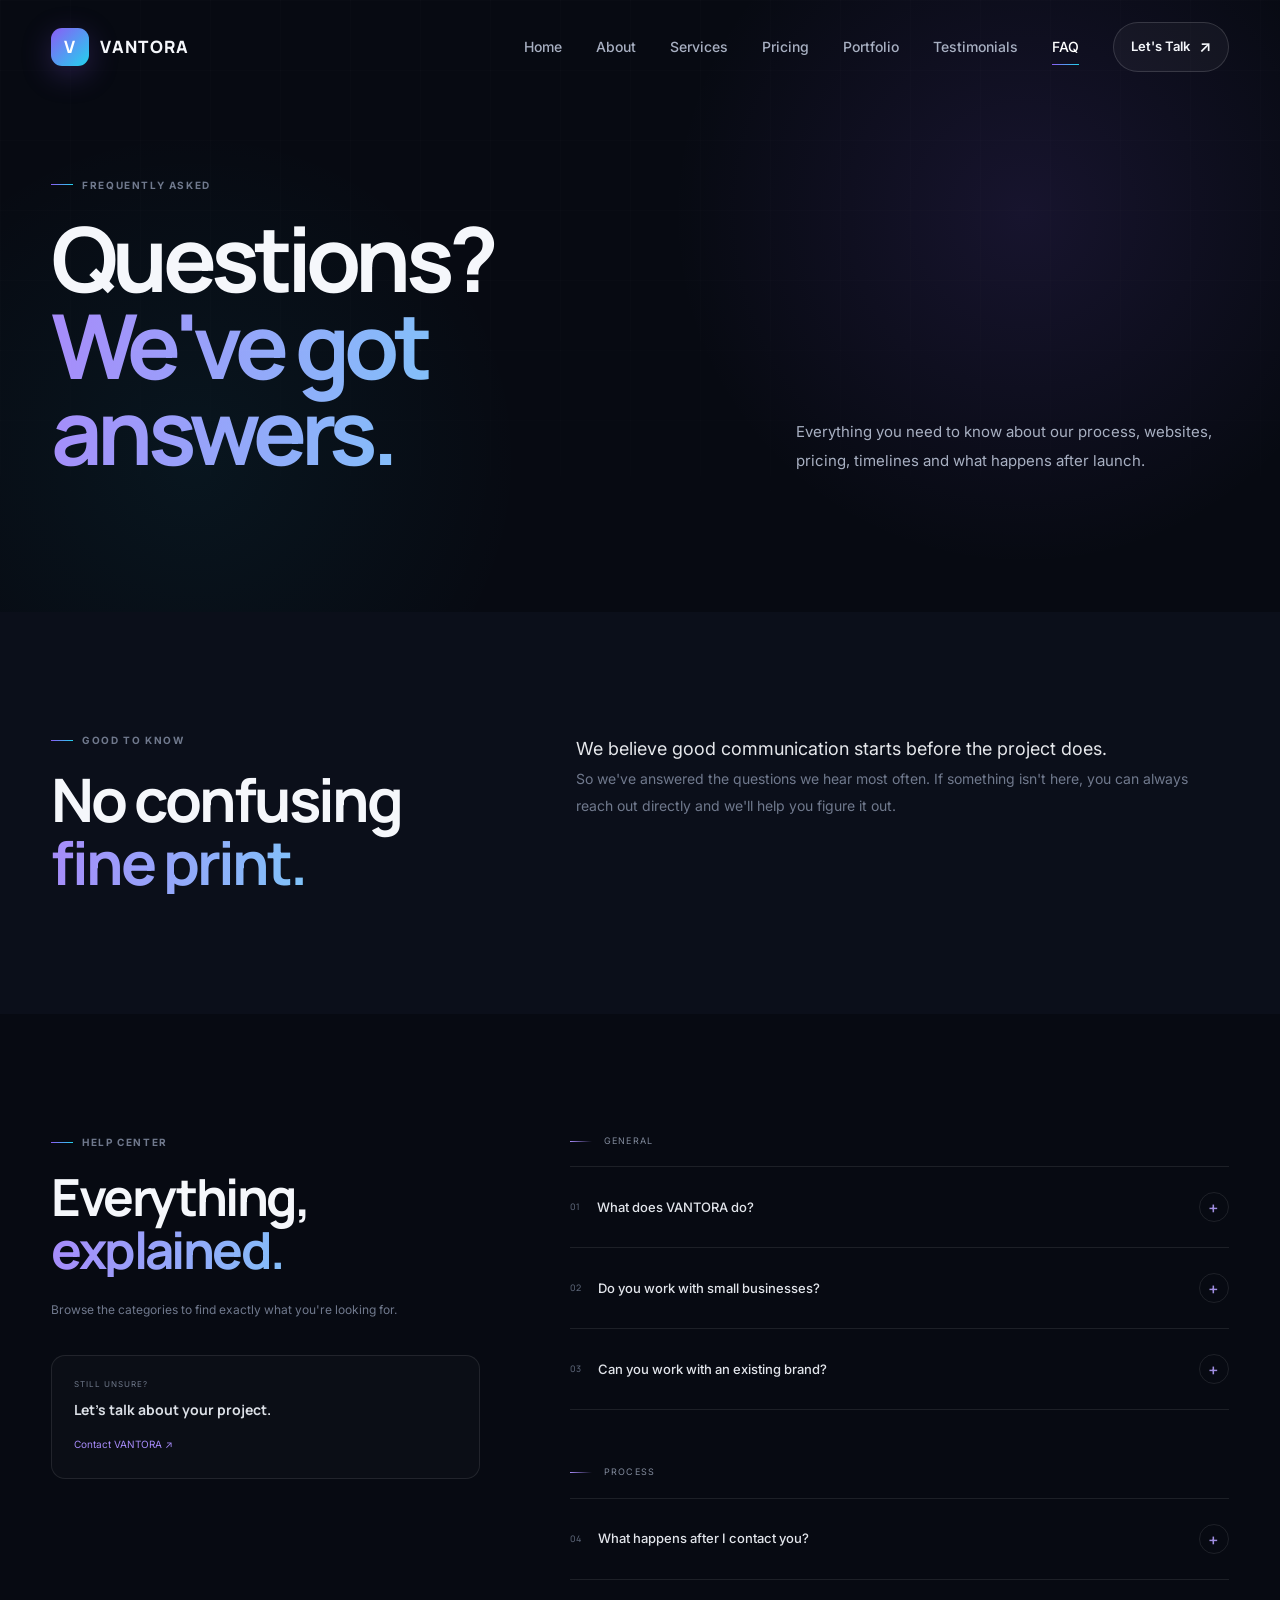
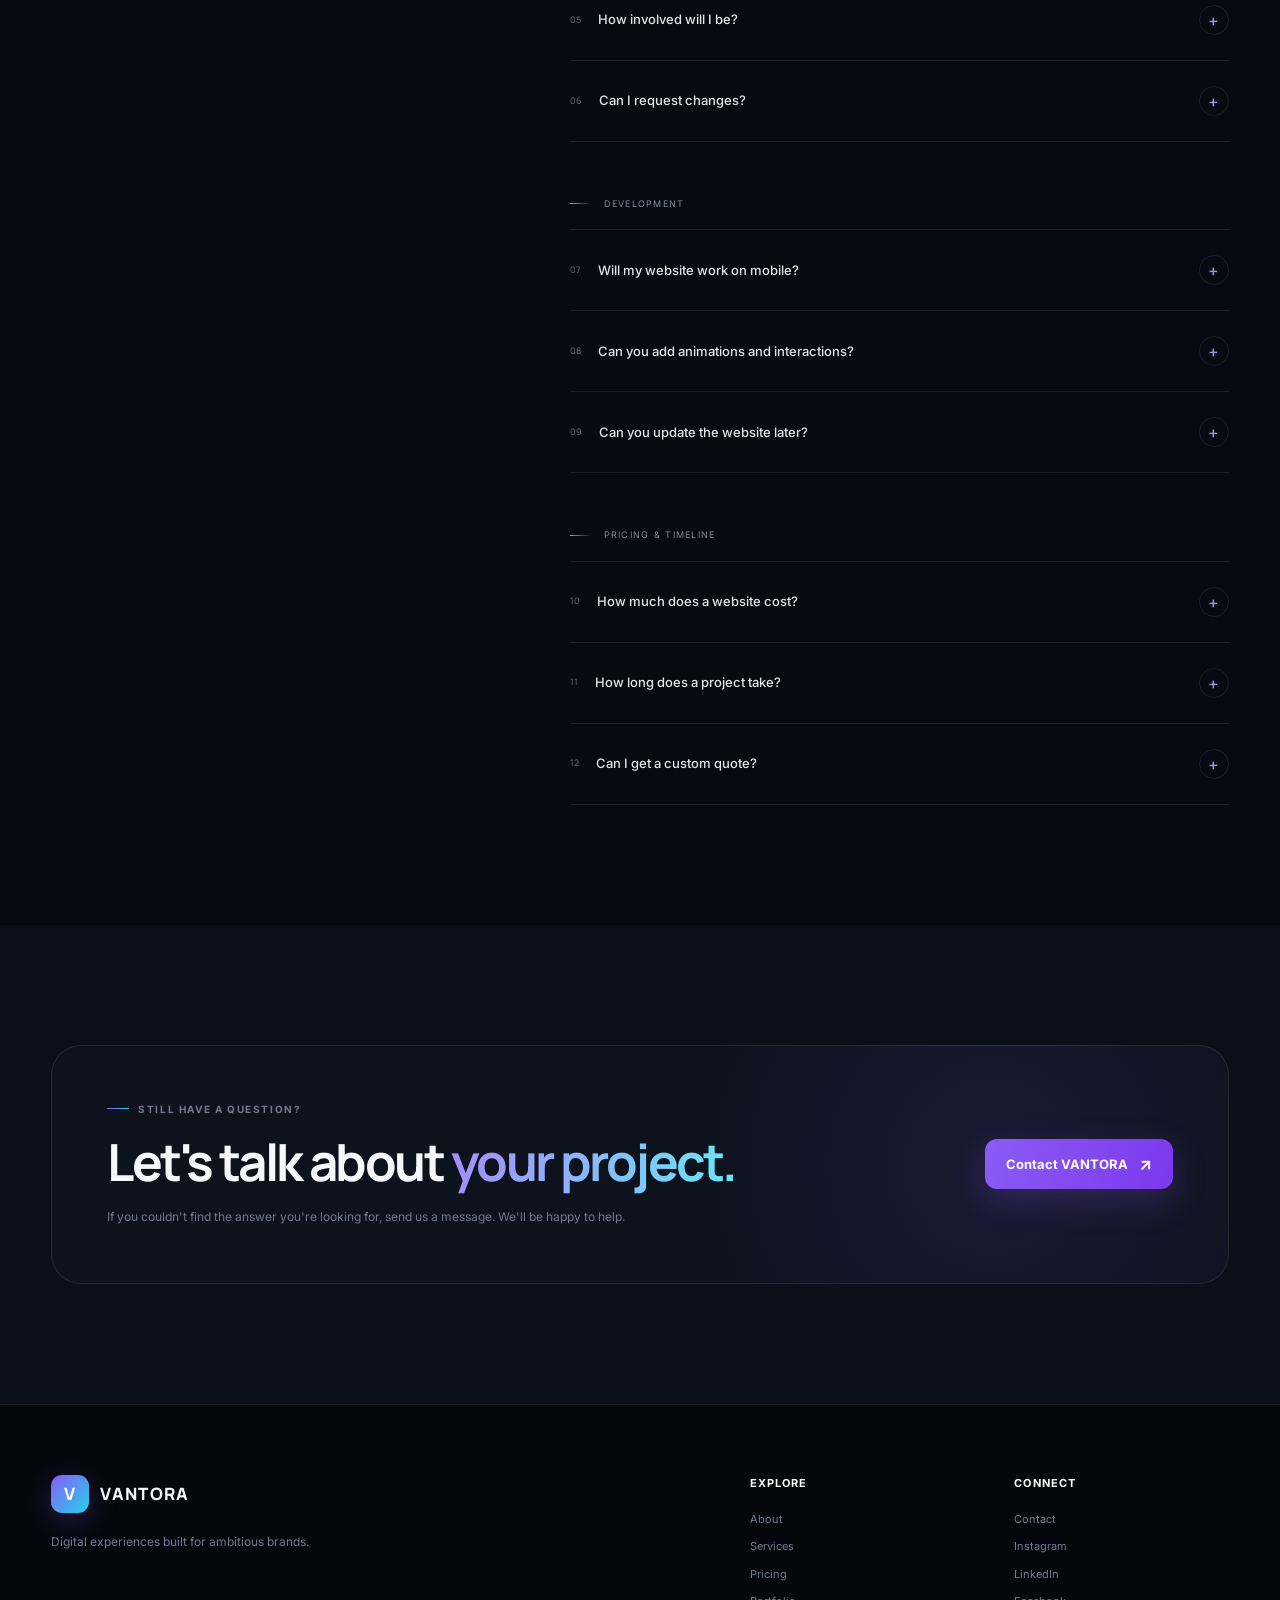
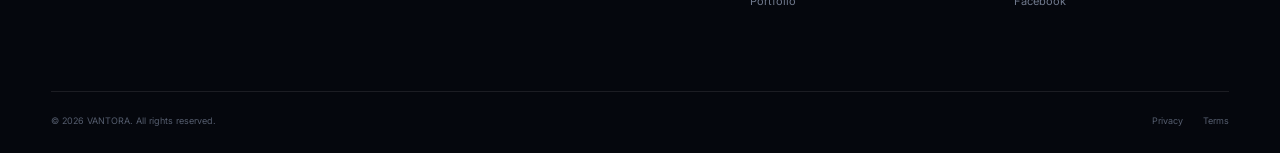
<file: faq.html>
<!DOCTYPE html>
<html lang="en">
<head>
    <meta charset="UTF-8">
    <meta name="viewport" content="width=device-width, initial-scale=1.0">

    <title>FAQ — VANTORA</title>

    <meta name="description" content="Frequently asked questions about VANTORA's web design, development, process, pricing and support.">

    <link rel="preconnect" href="https://fonts.googleapis.com">
    <link rel="preconnect" href="https://fonts.gstatic.com" crossorigin>

    <link href="https://fonts.googleapis.com/css2?family=Inter:wght@400;500;600;700;800&family=Manrope:wght@500;600;700;800&display=swap" rel="stylesheet">

    <link rel="stylesheet" href="style.css">

    <style>

        /* =========================================
           FAQ HERO
        ========================================= */

        .faq-hero {
            position: relative;

            min-height: 68vh;

            display: flex;
            align-items: center;

            padding-top: 130px;
            padding-bottom: 90px;

            overflow: hidden;

            background:
                radial-gradient(
                    circle at 80% 35%,
                    rgba(139,92,246,0.12),
                    transparent 32%
                ),
                radial-gradient(
                    circle at 15% 75%,
                    rgba(34,211,238,0.06),
                    transparent 28%
                );
        }

        .faq-hero-grid {
            display: grid;

            grid-template-columns: 1fr 0.65fr;

            gap: 80px;

            align-items: end;
        }

        .faq-hero h1 {
            margin-top: 22px;

            max-width: 950px;

            font-family: "Manrope", sans-serif;

            font-size: clamp(48px, 7vw, 92px);

            line-height: 0.97;

            letter-spacing: -0.065em;
        }

        .faq-hero h1 span {
            display: block;

            background:
                linear-gradient(
                    100deg,
                    #a78bfa,
                    #67e8f9
                );

            -webkit-background-clip: text;
            background-clip: text;

            color: transparent;
        }

        .faq-hero-copy {
            color: var(--text-soft);

            font-size: 15px;

            line-height: 1.9;
        }


        /* =========================================
           FAQ INTRO
        ========================================= */

        .faq-intro {
            background: var(--bg-soft);
        }

        .faq-intro-grid {
            display: grid;

            grid-template-columns: 0.65fr 1fr;

            gap: 100px;

            align-items: start;
        }

        .faq-intro h2 {
            margin-top: 20px;

            font-family: "Manrope", sans-serif;

            font-size: clamp(38px, 5vw, 60px);

            line-height: 1.05;

            letter-spacing: -0.05em;
        }

        .faq-intro h2 span {
            display: block;

            background:
                linear-gradient(
                    100deg,
                    #a78bfa,
                    #67e8f9
                );

            -webkit-background-clip: text;
            background-clip: text;

            color: transparent;
        }

        .faq-intro-copy p {
            max-width: 650px;

            color: var(--text-muted);

            font-size: 14px;

            line-height: 1.9;
        }

        .faq-intro-copy p:first-child {
            color: #e5e7eb;

            font-size: 18px;
        }


        /* =========================================
           FAQ MAIN
        ========================================= */

        .faq-main {
            background: var(--bg);
        }

        .faq-main-grid {
            display: grid;

            grid-template-columns: 0.65fr 1fr;

            gap: 90px;

            align-items: start;
        }

        .faq-side {
            position: sticky;

            top: 120px;
        }

        .faq-side h2 {
            margin-top: 20px;

            font-family: "Manrope", sans-serif;

            font-size: clamp(36px, 4vw, 55px);

            line-height: 1.04;

            letter-spacing: -0.05em;
        }

        .faq-side h2 span {
            display: block;

            background:
                linear-gradient(
                    100deg,
                    #a78bfa,
                    #67e8f9
                );

            -webkit-background-clip: text;
            background-clip: text;

            color: transparent;
        }

        .faq-side p {
            max-width: 400px;

            margin-top: 22px;

            color: var(--text-muted);

            font-size: 12px;

            line-height: 1.8;
        }

        .faq-contact-card {
            margin-top: 35px;

            padding: 22px;

            border: 1px solid var(--border);

            border-radius: 14px;

            background:
                rgba(255,255,255,0.018);
        }

        .faq-contact-card span {
            display: block;

            color: #70798b;

            font-size: 8px;

            text-transform: uppercase;

            letter-spacing: 0.12em;
        }

        .faq-contact-card strong {
            display: block;

            margin-top: 8px;

            color: #dce0e7;

            font-family: "Manrope", sans-serif;

            font-size: 14px;
        }

        .faq-contact-card a {
            display: inline-flex;

            margin-top: 15px;

            color: #a78bfa;

            font-size: 10px;
        }


        /* =========================================
           FAQ GROUPS
        ========================================= */

        .faq-groups {
            display: flex;

            flex-direction: column;

            gap: 55px;
        }

        .faq-group-title {
            display: flex;

            align-items: center;

            gap: 12px;

            margin-bottom: 18px;

            color: #818a9b;

            font-size: 9px;

            text-transform: uppercase;

            letter-spacing: 0.14em;
        }

        .faq-group-title::before {
            content: "";

            width: 22px;
            height: 1px;

            background:
                linear-gradient(
                    90deg,
                    #a78bfa,
                    transparent
                );
        }

        .faq-list {
            border-top: 1px solid var(--border);
        }

        .faq-item {
            border-bottom: 1px solid var(--border);
        }

        .faq-question {
            width: 100%;

            display: flex;

            align-items: center;

            justify-content: space-between;

            gap: 25px;

            padding: 25px 0;

            border: 0;

            background: transparent;

            color: #e2e5eb;

            font-family: "Inter", sans-serif;

            font-size: 13px;

            font-weight: 500;

            text-align: left;

            cursor: pointer;
        }

        .faq-question-text {
            display: flex;

            align-items: center;

            gap: 16px;
        }

        .faq-number {
            color: #596274;

            font-family: "Manrope", sans-serif;

            font-size: 9px;

            letter-spacing: 0.08em;
        }

        .faq-icon {
            width: 30px;
            height: 30px;

            display: grid;

            place-items: center;

            flex-shrink: 0;

            border: 1px solid var(--border);

            border-radius: 50%;

            color: #9f8de0;

            font-size: 16px;

            line-height: 1;

            transition:
                transform 0.3s ease,
                background 0.3s ease,
                border-color 0.3s ease;
        }

        .faq-answer {
            display: grid;

            grid-template-rows: 0fr;

            transition:
                grid-template-rows 0.35s ease;
        }

        .faq-answer-inner {
            overflow: hidden;

            max-width: 700px;

            color: var(--text-muted);

            font-size: 12px;

            line-height: 1.9;
        }

        .faq-item.open .faq-answer {
            grid-template-rows: 1fr;
        }

        .faq-item.open .faq-answer-inner {
            padding:
                0 45px 25px 38px;
        }

        .faq-item.open .faq-icon {
            transform: rotate(45deg);

            border-color:
                rgba(139,92,246,0.35);

            background:
                rgba(139,92,246,0.08);
        }


        /* =========================================
           STILL HAVE QUESTIONS
        ========================================= */

        .faq-bottom {
            background: var(--bg-soft);
        }

        .faq-bottom-box {
            display: grid;

            grid-template-columns: 1fr auto;

            align-items: center;

            gap: 50px;

            padding: 55px;

            border: 1px solid var(--border);

            border-radius: var(--radius-lg);

            background:
                radial-gradient(
                    circle at 80% 50%,
                    rgba(139,92,246,0.10),
                    transparent 32%
                ),
                rgba(255,255,255,0.015);
        }

        .faq-bottom-box h2 {
            margin-top: 18px;

            font-family: "Manrope", sans-serif;

            font-size: clamp(34px, 4vw, 52px);

            line-height: 1.05;

            letter-spacing: -0.05em;
        }

        .faq-bottom-box h2 span {
            background:
                linear-gradient(
                    100deg,
                    #a78bfa,
                    #67e8f9
                );

            -webkit-background-clip: text;
            background-clip: text;

            color: transparent;
        }

        .faq-bottom-box p {
            max-width: 650px;

            margin-top: 18px;

            color: var(--text-muted);

            font-size: 12px;

            line-height: 1.8;
        }


        /* =========================================
           RESPONSIVE
        ========================================= */

        @media (max-width: 950px) {

            .faq-hero-grid {
                grid-template-columns: 1fr;

                gap: 35px;
            }

            .faq-intro-grid,
            .faq-main-grid {
                grid-template-columns: 1fr;

                gap: 50px;
            }

            .faq-side {
                position: static;
            }

            .faq-bottom-box {
                grid-template-columns: 1fr;

                gap: 30px;
            }

        }


        @media (max-width: 600px) {

            .faq-hero {
                min-height: auto;

                padding-top: 120px;

                padding-bottom: 75px;
            }

            .faq-hero h1 {
                font-size: 48px;
            }

            .faq-question {
                padding: 20px 0;

                font-size: 12px;
            }

            .faq-question-text {
                gap: 10px;
            }

            .faq-number {
                display: none;
            }

            .faq-item.open .faq-answer-inner {
                padding:
                    0 42px 22px 0;
            }

            .faq-bottom-box {
                padding: 30px;
            }

        }

    </style>
</head>

<body>


    <!-- =========================================
         PAGE LOADER
    ========================================== -->

    <div class="page-loader" id="pageLoader">

        <div class="loader-logo">
            V
        </div>

        <div class="loader-line"></div>

    </div>


    <!-- =========================================
         HEADER
    ========================================== -->

    <header class="header" id="header">

        <div class="container nav-container">

            <a href="index.html" class="logo">

                <span class="logo-mark">
                    V
                </span>

                <span class="logo-text">
                    VANTORA
                </span>

            </a>


            <nav class="nav-menu" id="navMenu">

                <a href="index.html" class="nav-link">
                    Home
                </a>

                <a href="about.html" class="nav-link">
                    About
                </a>

                <a href="services.html" class="nav-link">
                    Services
                </a>

                <a href="pricing.html" class="nav-link">
                    Pricing
                </a>

                <a href="portfolio.html" class="nav-link">
                    Portfolio
                </a>

                <a href="testimonials.html" class="nav-link">
                    Testimonials
                </a>

                <a href="faq.html" class="nav-link active">
                    FAQ
                </a>

                <a href="contact.html" class="nav-cta">

                    Let's Talk

                    <span>
                        ↗
                    </span>

                </a>

            </nav>


            <button
                class="menu-toggle"
                id="menuToggle"
                aria-label="Open Menu">

                <span></span>
                <span></span>
                <span></span>

            </button>

        </div>

    </header>


    <!-- =========================================
         MAIN
    ========================================== -->

    <main>


        <!-- =====================================
             HERO
        ====================================== -->

        <section class="faq-hero">

            <div class="hero-grid"></div>

            <div class="container faq-hero-grid">

                <div>

                    <div class="section-label">

                        <span></span>

                        FREQUENTLY ASKED

                    </div>


                    <h1>

                        Questions?
                        <span>We've got answers.</span>

                    </h1>

                </div>


                <div class="faq-hero-copy">

                    <p>

                        Everything you need to know about our
                        process, websites, pricing, timelines and
                        what happens after launch.

                    </p>

                </div>

            </div>

        </section>


        <!-- =====================================
             INTRO
        ====================================== -->

        <section class="faq-intro section-padding">

            <div class="container faq-intro-grid">

                <div>

                    <div class="section-label">

                        <span></span>

                        GOOD TO KNOW

                    </div>


                    <h2>

                        No confusing
                        <span>fine print.</span>

                    </h2>

                </div>


                <div class="faq-intro-copy">

                    <p>

                        We believe good communication starts
                        before the project does.

                    </p>


                    <p>

                        So we've answered the questions we hear
                        most often. If something isn't here, you
                        can always reach out directly and we'll
                        help you figure it out.

                    </p>

                </div>

            </div>

        </section>


        <!-- =====================================
             FAQ MAIN
        ====================================== -->

        <section class="faq-main section-padding">

            <div class="container faq-main-grid">


                <!-- SIDE -->

                <aside class="faq-side">

                    <div class="section-label">

                        <span></span>

                        HELP CENTER

                    </div>


                    <h2>

                        Everything,
                        <span>explained.</span>

                    </h2>


                    <p>

                        Browse the categories to find exactly
                        what you're looking for.

                    </p>


                    <div class="faq-contact-card">

                        <span>
                            Still unsure?
                        </span>

                        <strong>
                            Let's talk about your project.
                        </strong>

                        <a href="contact.html">
                            Contact VANTORA ↗
                        </a>

                    </div>

                </aside>


                <!-- QUESTIONS -->

                <div class="faq-groups">


                    <!-- =================================
                         GENERAL
                    ================================== -->

                    <div class="faq-group">

                        <div class="faq-group-title">
                            General
                        </div>


                        <div class="faq-list">


                            <div class="faq-item">

                                <button
                                    class="faq-question"
                                    type="button">

                                    <div class="faq-question-text">

                                        <span class="faq-number">
                                            01
                                        </span>

                                        <span>
                                            What does VANTORA do?
                                        </span>

                                    </div>


                                    <span class="faq-icon">
                                        +
                                    </span>

                                </button>


                                <div class="faq-answer">

                                    <div class="faq-answer-inner">

                                        VANTORA creates modern
                                        digital experiences for
                                        businesses, brands and
                                        individuals. Our work
                                        includes website design,
                                        development, branding and
                                        digital strategy.

                                    </div>

                                </div>

                            </div>


                            <div class="faq-item">

                                <button
                                    class="faq-question"
                                    type="button">

                                    <div class="faq-question-text">

                                        <span class="faq-number">
                                            02
                                        </span>

                                        <span>
                                            Do you work with small businesses?
                                        </span>

                                    </div>


                                    <span class="faq-icon">
                                        +
                                    </span>

                                </button>


                                <div class="faq-answer">

                                    <div class="faq-answer-inner">

                                        Absolutely. We work with
                                        businesses at different
                                        stages, from early ideas and
                                        small companies to established
                                        brands looking for a stronger
                                        digital presence.

                                    </div>

                                </div>

                            </div>


                            <div class="faq-item">

                                <button
                                    class="faq-question"
                                    type="button">

                                    <div class="faq-question-text">

                                        <span class="faq-number">
                                            03
                                        </span>

                                        <span>
                                            Can you work with an existing brand?
                                        </span>

                                    </div>


                                    <span class="faq-icon">
                                        +
                                    </span>

                                </button>


                                <div class="faq-answer">

                                    <div class="faq-answer-inner">

                                        Yes. We can build around
                                        your existing logo, colors,
                                        typography and brand system,
                                        or help improve the visual
                                        direction when needed.

                                    </div>

                                </div>

                            </div>

                        </div>

                    </div>


                    <!-- =================================
                         PROCESS
                    ================================== -->

                    <div class="faq-group">

                        <div class="faq-group-title">
                            Process
                        </div>


                        <div class="faq-list">


                            <div class="faq-item">

                                <button
                                    class="faq-question"
                                    type="button">

                                    <div class="faq-question-text">

                                        <span class="faq-number">
                                            04
                                        </span>

                                        <span>
                                            What happens after I contact you?
                                        </span>

                                    </div>


                                    <span class="faq-icon">
                                        +
                                    </span>

                                </button>


                                <div class="faq-answer">

                                    <div class="faq-answer-inner">

                                        We'll first understand your
                                        goals, audience, project
                                        requirements and timeline.
                                        From there, we'll recommend
                                        the most suitable direction
                                        and next steps.

                                    </div>

                                </div>

                            </div>


                            <div class="faq-item">

                                <button
                                    class="faq-question"
                                    type="button">

                                    <div class="faq-question-text">

                                        <span class="faq-number">
                                            05
                                        </span>

                                        <span>
                                            How involved will I be?
                                        </span>

                                    </div>


                                    <span class="faq-icon">
                                        +
                                    </span>

                                </button>


                                <div class="faq-answer">

                                    <div class="faq-answer-inner">

                                        Your input matters throughout
                                        the project. We'll keep
                                        communication clear and make
                                        sure major design and content
                                        decisions align with your
                                        goals.

                                    </div>

                                </div>

                            </div>


                            <div class="faq-item">

                                <button
                                    class="faq-question"
                                    type="button">

                                    <div class="faq-question-text">

                                        <span class="faq-number">
                                            06
                                        </span>

                                        <span>
                                            Can I request changes?
                                        </span>

                                    </div>


                                    <span class="faq-icon">
                                        +
                                    </span>

                                </button>


                                <div class="faq-answer">

                                    <div class="faq-answer-inner">

                                        Yes. Projects include a
                                        review process where we
                                        collect feedback and refine
                                        the work toward the agreed
                                        direction.

                                    </div>

                                </div>

                            </div>

                        </div>

                    </div>


                    <!-- =================================
                         DEVELOPMENT
                    ================================== -->

                    <div class="faq-group">

                        <div class="faq-group-title">
                            Development
                        </div>


                        <div class="faq-list">


                            <div class="faq-item">

                                <button
                                    class="faq-question"
                                    type="button">

                                    <div class="faq-question-text">

                                        <span class="faq-number">
                                            07
                                        </span>

                                        <span>
                                            Will my website work on mobile?
                                        </span>

                                    </div>


                                    <span class="faq-icon">
                                        +
                                    </span>

                                </button>


                                <div class="faq-answer">

                                    <div class="faq-answer-inner">

                                        Yes. Responsive behavior is
                                        considered throughout the
                                        design and development so
                                        the experience works across
                                        phones, tablets and desktop
                                        screens.

                                    </div>

                                </div>

                            </div>


                            <div class="faq-item">

                                <button
                                    class="faq-question"
                                    type="button">

                                    <div class="faq-question-text">

                                        <span class="faq-number">
                                            08
                                        </span>

                                        <span>
                                            Can you add animations and interactions?
                                        </span>

                                    </div>


                                    <span class="faq-icon">
                                        +
                                    </span>

                                </button>


                                <div class="faq-answer">

                                    <div class="faq-answer-inner">

                                        Yes. We can add subtle
                                        transitions, scroll effects,
                                        hover interactions, menus,
                                        accordions and other
                                        JavaScript-powered features
                                        where they improve the
                                        experience.

                                    </div>

                                </div>

                            </div>


                            <div class="faq-item">

                                <button
                                    class="faq-question"
                                    type="button">

                                    <div class="faq-question-text">

                                        <span class="faq-number">
                                            09
                                        </span>

                                        <span>
                                            Can you update the website later?
                                        </span>

                                    </div>


                                    <span class="faq-icon">
                                        +
                                    </span>

                                </button>


                                <div class="faq-answer">

                                    <div class="faq-answer-inner">

                                        Yes. New pages, sections,
                                        features, content and design
                                        improvements can be added as
                                        your business grows.

                                    </div>

                                </div>

                            </div>

                        </div>

                    </div>


                    <!-- =================================
                         PRICING
                    ================================== -->

                    <div class="faq-group">

                        <div class="faq-group-title">
                            Pricing & Timeline
                        </div>


                        <div class="faq-list">


                            <div class="faq-item">

                                <button
                                    class="faq-question"
                                    type="button">

                                    <div class="faq-question-text">

                                        <span class="faq-number">
                                            10
                                        </span>

                                        <span>
                                            How much does a website cost?
                                        </span>

                                    </div>


                                    <span class="faq-icon">
                                        +
                                    </span>

                                </button>


                                <div class="faq-answer">

                                    <div class="faq-answer-inner">

                                        Pricing depends on the
                                        project's pages, features,
                                        design requirements and
                                        complexity. You can view our
                                        starting packages on the
                                        Pricing page.

                                    </div>

                                </div>

                            </div>


                            <div class="faq-item">

                                <button
                                    class="faq-question"
                                    type="button">

                                    <div class="faq-question-text">

                                        <span class="faq-number">
                                            11
                                        </span>

                                        <span>
                                            How long does a project take?
                                        </span>

                                    </div>


                                    <span class="faq-icon">
                                        +
                                    </span>

                                </button>


                                <div class="faq-answer">

                                    <div class="faq-answer-inner">

                                        Timeline depends on the
                                        project's size and complexity.
                                        Once we understand the scope,
                                        we'll be able to give you a
                                        more realistic timeframe.

                                    </div>

                                </div>

                            </div>


                            <div class="faq-item">

                                <button
                                    class="faq-question"
                                    type="button">

                                    <div class="faq-question-text">

                                        <span class="faq-number">
                                            12
                                        </span>

                                        <span>
                                            Can I get a custom quote?
                                        </span>

                                    </div>


                                    <span class="faq-icon">
                                        +
                                    </span>

                                </button>


                                <div class="faq-answer">

                                    <div class="faq-answer-inner">

                                        Of course. If your project
                                        doesn't fit one of our
                                        packages, contact us with
                                        your requirements and we'll
                                        create a custom scope.

                                    </div>

                                </div>

                            </div>

                        </div>

                    </div>


                </div>

            </div>

        </section>


        <!-- =====================================
             BOTTOM CTA
        ====================================== -->

        <section class="faq-bottom section-padding">

            <div class="container">

                <div class="faq-bottom-box">

                    <div>

                        <div class="section-label">

                            <span></span>

                            STILL HAVE A QUESTION?

                        </div>


                        <h2>

                            Let's talk about
                            <span>your project.</span>

                        </h2>


                        <p>

                            If you couldn't find the answer you're
                            looking for, send us a message. We'll
                            be happy to help.

                        </p>

                    </div>


                    <a
                        href="contact.html"
                        class="btn btn-primary">

                        Contact VANTORA

                        <span>
                            ↗
                        </span>

                    </a>

                </div>

            </div>

        </section>

    </main>


    <!-- =========================================
         FOOTER
    ========================================== -->

    <footer class="footer">

        <div class="container">

            <div class="footer-top">


                <div class="footer-brand">

                    <a href="index.html" class="logo">

                        <span class="logo-mark">
                            V
                        </span>

                        <span class="logo-text">
                            VANTORA
                        </span>

                    </a>


                    <p>

                        Digital experiences built for
                        ambitious brands.

                    </p>

                </div>


                <div class="footer-links">


                    <div>

                        <h4>
                            Explore
                        </h4>

                        <a href="about.html">
                            About
                        </a>

                        <a href="services.html">
                            Services
                        </a>

                        <a href="pricing.html">
                            Pricing
                        </a>

                        <a href="portfolio.html">
                            Portfolio
                        </a>

                    </div>


                    <div>

                        <h4>
                            Connect
                        </h4>

                        <a href="contact.html">
                            Contact
                        </a>

                        <a href="#">
                            Instagram
                        </a>

                        <a href="#">
                            LinkedIn
                        </a>

                        <a href="#">
                            Facebook
                        </a>

                    </div>

                </div>

            </div>


            <div class="footer-bottom">

                <span>
                    © 2026 VANTORA. All rights reserved.
                </span>


                <div>

                    <a href="#">
                        Privacy
                    </a>

                    <a href="#">
                        Terms
                    </a>

                </div>

            </div>

        </div>

    </footer>


    <script src="script.js"></script>


    <!-- =========================================
         FAQ JAVASCRIPT
    ========================================== -->

    <script>

        document.addEventListener("DOMContentLoaded", () => {

            const faqItems =
                document.querySelectorAll(".faq-item");


            faqItems.forEach(item => {

                const question =
                    item.querySelector(".faq-question");


                question.addEventListener("click", () => {

                    const isOpen =
                        item.classList.contains("open");


                    faqItems.forEach(otherItem => {

                        otherItem.classList.remove("open");

                    });


                    if (!isOpen) {

                        item.classList.add("open");

                    }

                });

            });

        });

    </script>

</body>
</html>
</file>
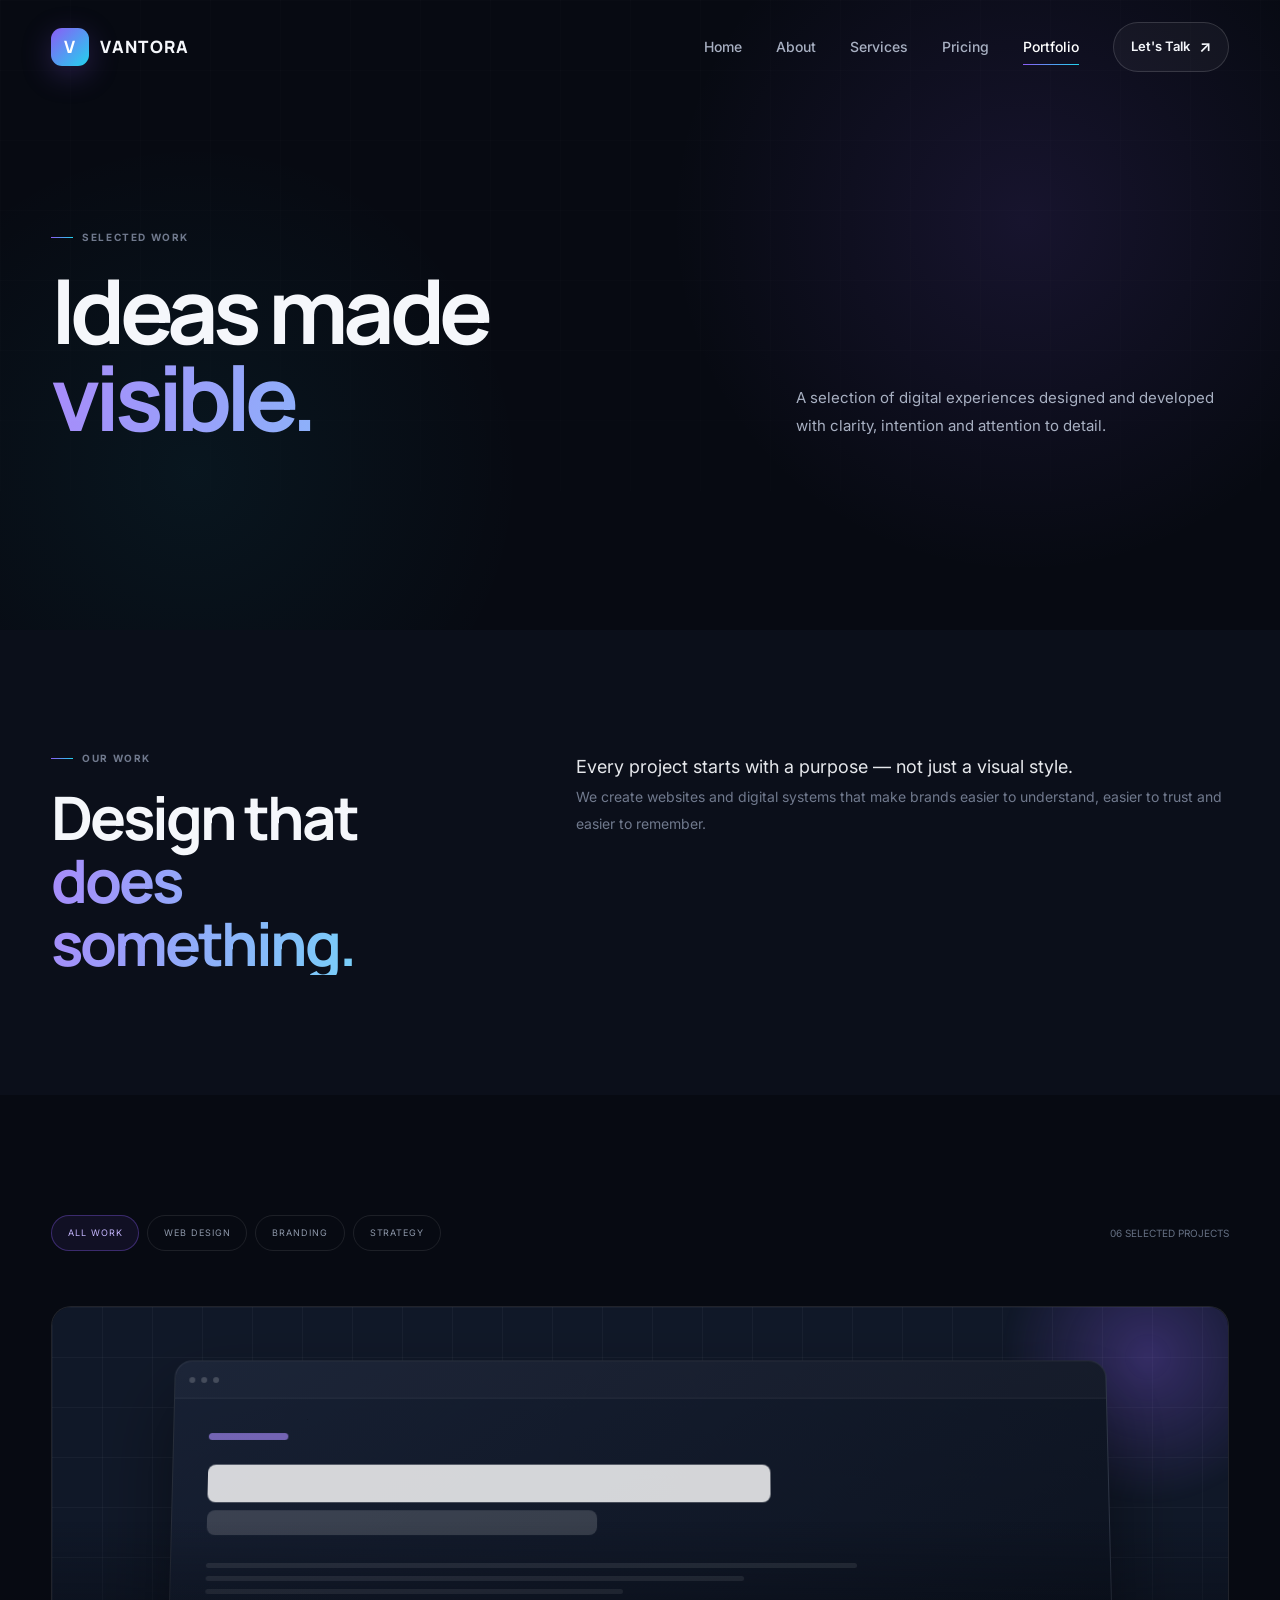
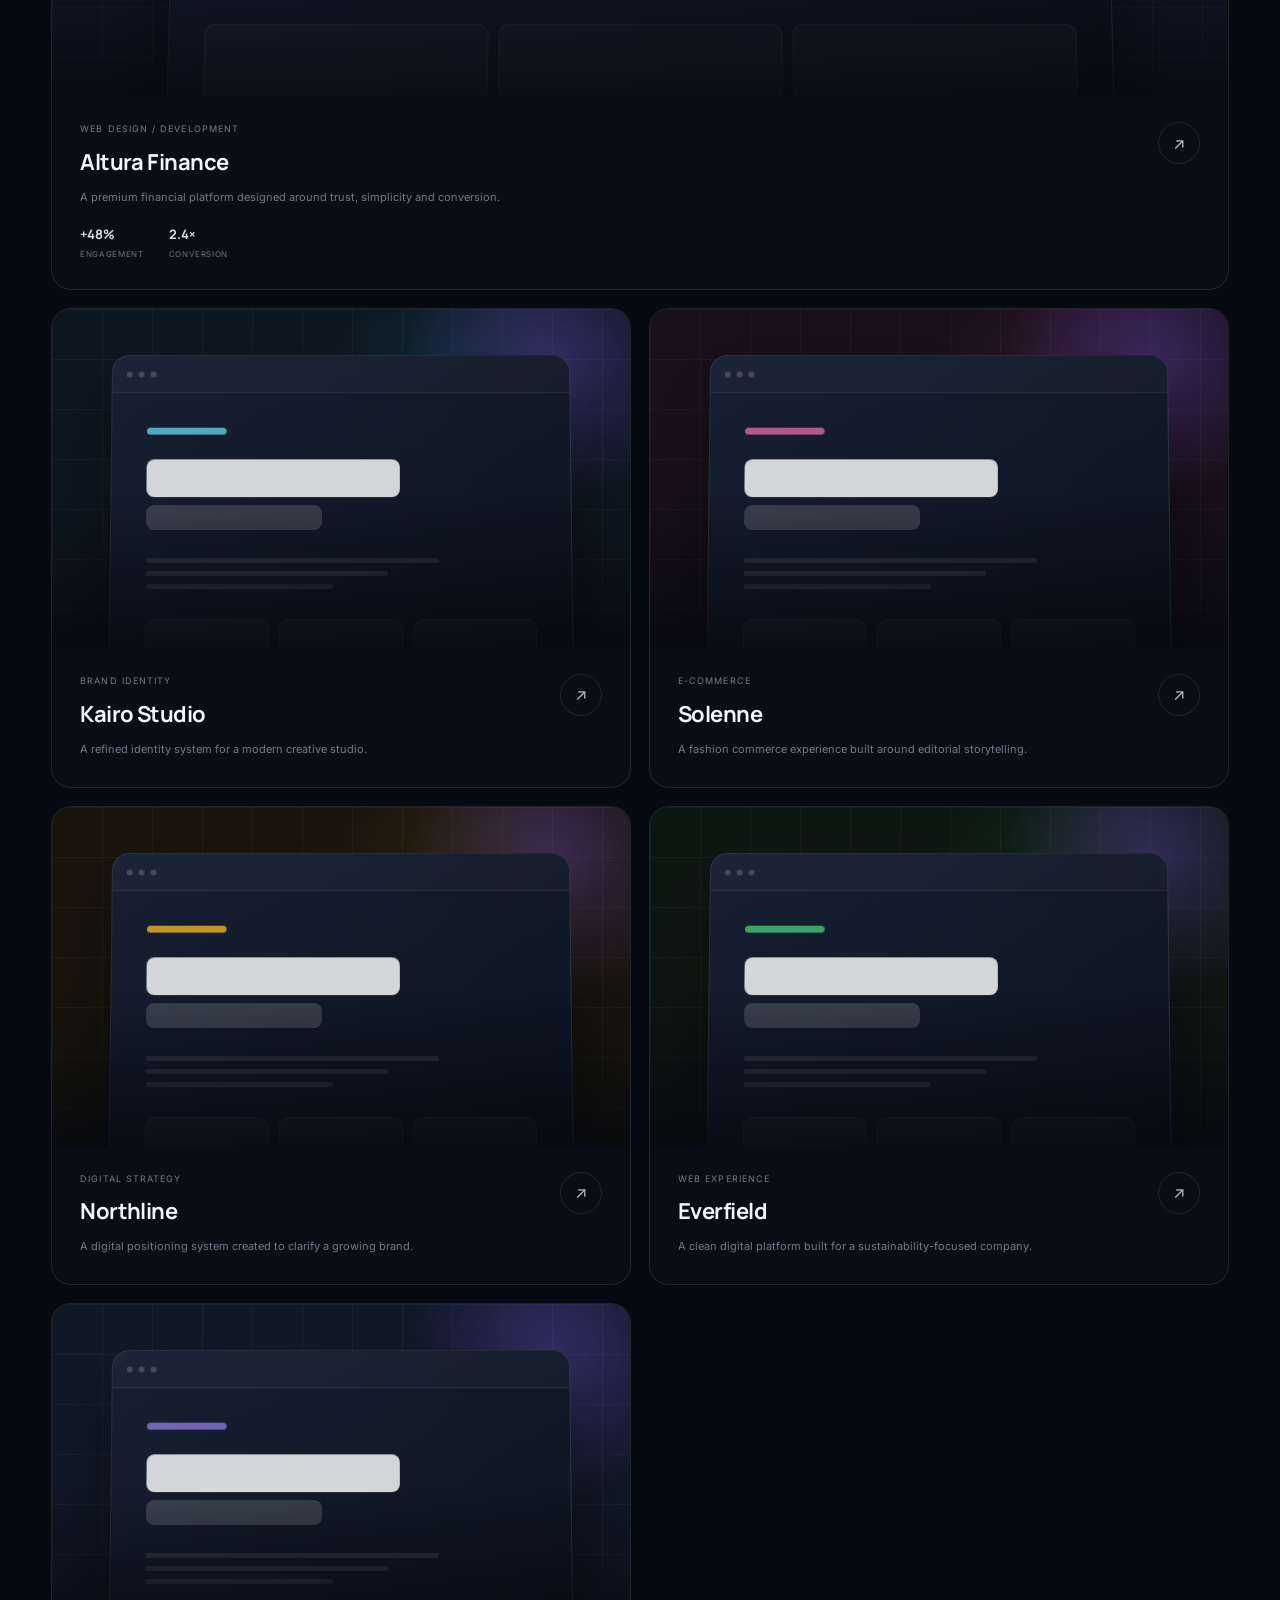
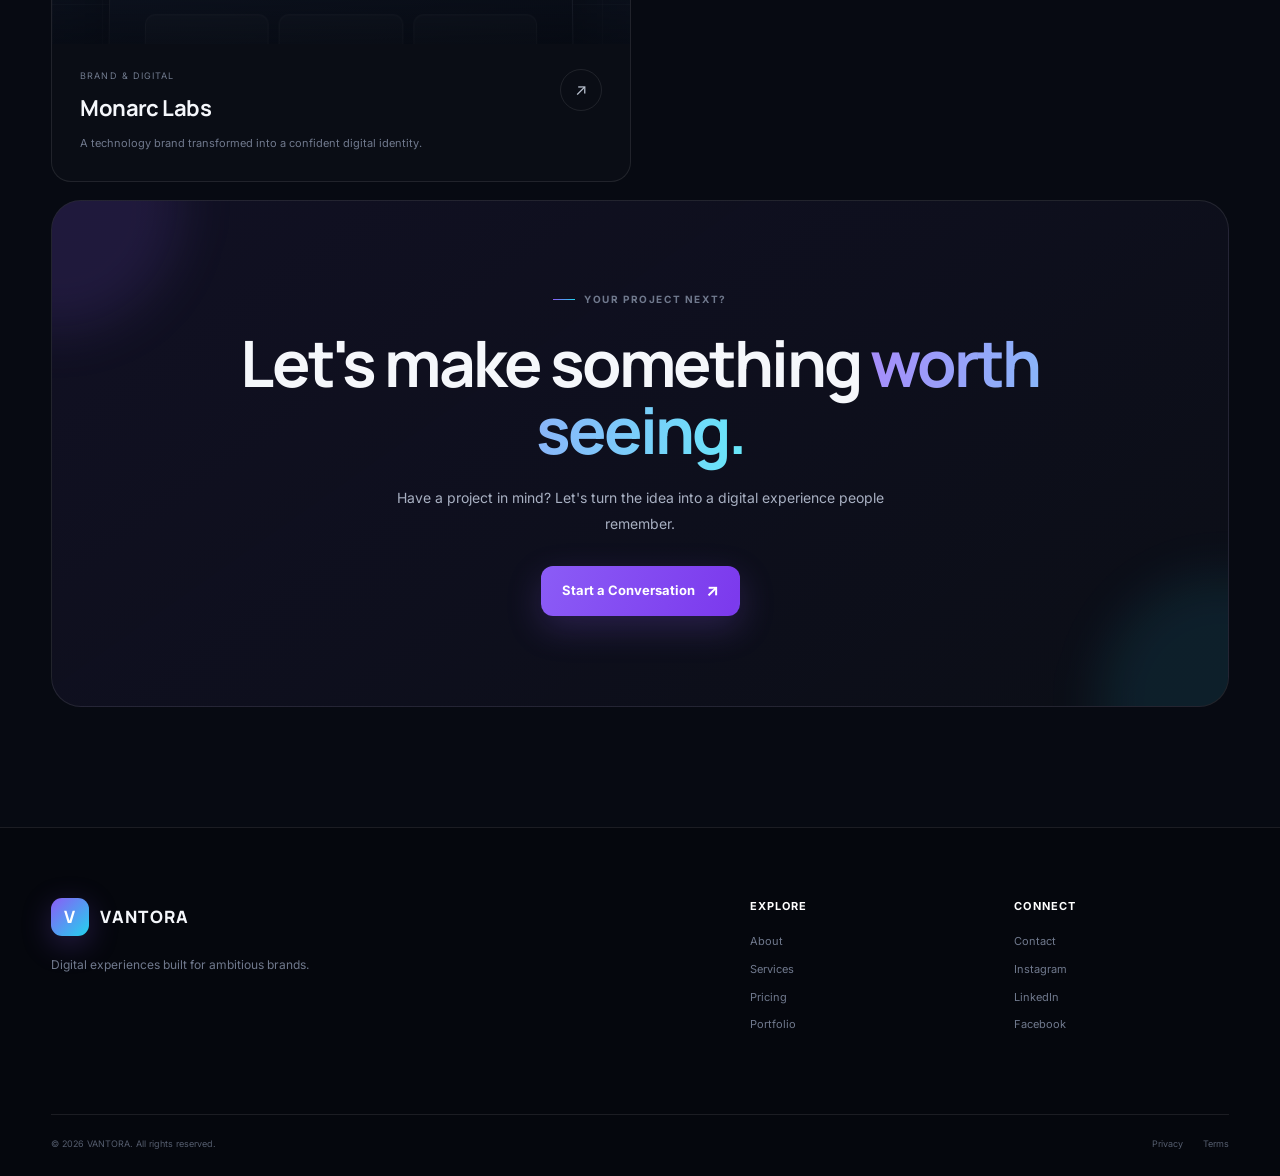
<file: portfolio.html>
<!DOCTYPE html>
<html lang="en">
<head>
    <meta charset="UTF-8">
    <meta name="viewport" content="width=device-width, initial-scale=1.0">

    <title>Portfolio — VANTORA</title>

    <meta name="description" content="Explore selected digital projects, websites, brand experiences and creative work by VANTORA.">

    <link rel="preconnect" href="https://fonts.googleapis.com">
    <link rel="preconnect" href="https://fonts.gstatic.com" crossorigin>

    <link href="https://fonts.googleapis.com/css2?family=Inter:wght@400;500;600;700;800&family=Manrope:wght@500;600;700;800&display=swap" rel="stylesheet">

    <link rel="stylesheet" href="style.css">

    <style>

        /* =========================================
           PORTFOLIO HERO
        ========================================= */

        .portfolio-hero {
            position: relative;

            min-height: 70vh;

            display: flex;
            align-items: center;

            padding-top: 130px;
            padding-bottom: 90px;

            overflow: hidden;

            background:
                radial-gradient(
                    circle at 80% 35%,
                    rgba(139,92,246,0.12),
                    transparent 32%
                ),
                radial-gradient(
                    circle at 15% 75%,
                    rgba(34,211,238,0.06),
                    transparent 28%
                );
        }

        .portfolio-hero-grid {
            display: grid;

            grid-template-columns: 1fr 0.65fr;

            gap: 80px;

            align-items: end;
        }

        .portfolio-hero h1 {
            margin-top: 22px;

            max-width: 950px;

            font-family: "Manrope", sans-serif;

            font-size: clamp(48px, 7vw, 92px);

            line-height: 0.97;

            letter-spacing: -0.065em;
        }

        .portfolio-hero h1 span {
            display: block;

            background:
                linear-gradient(
                    100deg,
                    #a78bfa,
                    #67e8f9
                );

            -webkit-background-clip: text;
            background-clip: text;

            color: transparent;
        }

        .portfolio-hero-copy {
            color: var(--text-soft);

            font-size: 15px;

            line-height: 1.9;
        }


        /* =========================================
           PORTFOLIO INTRO
        ========================================= */

        .portfolio-intro {
            background: var(--bg-soft);
        }

        .portfolio-intro-grid {
            display: grid;

            grid-template-columns: 0.65fr 1fr;

            gap: 100px;

            align-items: start;
        }

        .portfolio-intro h2 {
            margin-top: 20px;

            font-family: "Manrope", sans-serif;

            font-size: clamp(38px, 5vw, 60px);

            line-height: 1.05;

            letter-spacing: -0.05em;
        }

        .portfolio-intro h2 span {
            display: block;

            background:
                linear-gradient(
                    100deg,
                    #a78bfa,
                    #67e8f9
                );

            -webkit-background-clip: text;
            background-clip: text;

            color: transparent;
        }

        .portfolio-intro-copy p {
            color: var(--text-muted);

            font-size: 14px;

            line-height: 1.9;
        }

        .portfolio-intro-copy p:first-child {
            color: #e5e7eb;

            font-size: 18px;
        }


        /* =========================================
           FILTERS
        ========================================= */

        .portfolio-work {
            background: var(--bg);
        }

        .portfolio-toolbar {
            display: flex;

            align-items: center;

            justify-content: space-between;

            gap: 30px;

            margin-bottom: 55px;
        }

        .portfolio-filters {
            display: flex;

            flex-wrap: wrap;

            gap: 8px;
        }

        .portfolio-filter {
            padding: 10px 16px;

            border: 1px solid var(--border);

            border-radius: 50px;

            background: transparent;

            color: #8e98aa;

            font-family: "Inter", sans-serif;

            font-size: 9px;

            text-transform: uppercase;

            letter-spacing: 0.1em;

            cursor: pointer;

            transition:
                color var(--transition),
                border-color var(--transition),
                background var(--transition);
        }

        .portfolio-filter:hover,
        .portfolio-filter.active {
            border-color:
                rgba(139,92,246,0.35);

            background:
                rgba(139,92,246,0.08);

            color: #c4b5fd;
        }

        .portfolio-count {
            color: #657083;

            font-size: 10px;

            white-space: nowrap;
        }


        /* =========================================
           PROJECT GRID
        ========================================= */

        .projects-grid {
            display: grid;

            grid-template-columns: repeat(2, 1fr);

            gap: 18px;
        }

        .project-card {
            position: relative;

            overflow: hidden;

            border: 1px solid var(--border);

            border-radius: var(--radius-md);

            background:
                rgba(255,255,255,0.015);

            transition:
                transform var(--transition),
                border-color var(--transition);
        }

        .project-card:hover {
            transform: translateY(-8px);

            border-color:
                rgba(139,92,246,0.32);
        }

        .project-card.hidden {
            display: none;
        }

        .project-card.featured {
            grid-column: span 2;
        }


        /* =========================================
           PROJECT VISUAL
        ========================================= */

        .project-visual {
            position: relative;

            height: 390px;

            overflow: hidden;

            background:
                #101828;
        }

        .project-card:not(.featured) .project-visual {
            height: 340px;
        }

        .project-visual::after {
            content: "";

            position: absolute;

            inset: 0;

            background:
                linear-gradient(
                    to top,
                    rgba(5,8,15,0.72),
                    transparent 45%
                );

            pointer-events: none;
        }

        .project-grid-lines {
            position: absolute;

            inset: 0;

            background-image:
                linear-gradient(
                    rgba(255,255,255,0.035) 1px,
                    transparent 1px
                ),
                linear-gradient(
                    90deg,
                    rgba(255,255,255,0.035) 1px,
                    transparent 1px
                );

            background-size:
                50px 50px;
        }

        .project-glow {
            position: absolute;

            width: 300px;
            height: 300px;

            border-radius: 50%;

            background:
                radial-gradient(
                    circle,
                    rgba(139,92,246,0.30),
                    transparent 68%
                );

            filter: blur(5px);

            top: -100px;
            right: -70px;

            transition:
                transform 0.6s ease;
        }

        .project-card:hover .project-glow {
            transform: scale(1.35);
        }

        .project-window {
            position: absolute;

            left: 10%;
            right: 10%;

            top: 13%;

            bottom: -18%;

            overflow: hidden;

            border: 1px solid rgba(255,255,255,0.10);

            border-radius: 18px 18px 0 0;

            background:
                linear-gradient(
                    145deg,
                    #172033,
                    #0b111d
                );

            box-shadow:
                0 35px 80px rgba(0,0,0,0.45);

            transform:
                perspective(1000px)
                rotateX(3deg);

            transition:
                transform 0.5s ease;
        }

        .project-card:hover .project-window {
            transform:
                perspective(1000px)
                rotateX(0deg)
                translateY(-8px);
        }

        .window-top {
            height: 38px;

            display: flex;

            align-items: center;

            gap: 6px;

            padding: 0 14px;

            border-bottom: 1px solid rgba(255,255,255,0.06);

            background:
                rgba(255,255,255,0.025);
        }

        .window-dot {
            width: 6px;
            height: 6px;

            border-radius: 50%;

            background: rgba(255,255,255,0.18);
        }

        .window-content {
            padding: 35px;
        }

        .mock-label {
            width: 80px;
            height: 7px;

            border-radius: 10px;

            background:
                rgba(167,139,250,0.65);
        }

        .mock-heading {
            width: 65%;

            height: 38px;

            margin-top: 25px;

            border-radius: 8px;

            background:
                rgba(255,255,255,0.82);
        }

        .mock-heading.small {
            width: 45%;

            height: 25px;

            margin-top: 8px;

            background:
                rgba(255,255,255,0.16);
        }

        .mock-lines {
            display: flex;

            flex-direction: column;

            gap: 8px;

            margin-top: 28px;
        }

        .mock-lines span {
            width: 75%;
            height: 5px;

            border-radius: 10px;

            background:
                rgba(255,255,255,0.10);
        }

        .mock-lines span:nth-child(2) {
            width: 62%;
        }

        .mock-lines span:nth-child(3) {
            width: 48%;
        }

        .mock-cards {
            display: grid;

            grid-template-columns: repeat(3, 1fr);

            gap: 10px;

            margin-top: 30px;
        }

        .mock-card {
            height: 75px;

            border:
                1px solid rgba(255,255,255,0.07);

            border-radius: 10px;

            background:
                rgba(255,255,255,0.035);
        }


        /* =========================================
           DIFFERENT PROJECT THEMES
        ========================================= */

        .project-visual.theme-cyan {
            background:
                radial-gradient(
                    circle at 70% 30%,
                    rgba(34,211,238,0.15),
                    transparent 30%
                ),
                #0d1722;
        }

        .project-visual.theme-pink {
            background:
                radial-gradient(
                    circle at 70% 30%,
                    rgba(236,72,153,0.13),
                    transparent 30%
                ),
                #18101b;
        }

        .project-visual.theme-gold {
            background:
                radial-gradient(
                    circle at 70% 30%,
                    rgba(245,158,11,0.13),
                    transparent 30%
                ),
                #19150d;
        }

        .project-visual.theme-green {
            background:
                radial-gradient(
                    circle at 70% 30%,
                    rgba(34,197,94,0.12),
                    transparent 30%
                ),
                #0d1712;
        }

        .theme-cyan .mock-label {
            background: rgba(103,232,249,0.70);
        }

        .theme-pink .mock-label {
            background: rgba(244,114,182,0.70);
        }

        .theme-gold .mock-label {
            background: rgba(251,191,36,0.75);
        }

        .theme-green .mock-label {
            background: rgba(74,222,128,0.70);
        }


        /* =========================================
           PROJECT INFORMATION
        ========================================= */

        .project-info {
            display: flex;

            align-items: flex-start;

            justify-content: space-between;

            gap: 30px;

            padding: 25px 28px 28px;
        }

        .project-category {
            color: #717b8e;

            font-size: 9px;

            text-transform: uppercase;

            letter-spacing: 0.12em;
        }

        .project-info h3 {
            margin-top: 8px;

            font-family: "Manrope", sans-serif;

            font-size: 22px;

            letter-spacing: -0.025em;
        }

        .project-info p {
            max-width: 500px;

            margin-top: 8px;

            color: var(--text-muted);

            font-size: 11px;

            line-height: 1.7;
        }

        .project-arrow {
            width: 42px;
            height: 42px;

            display: grid;

            place-items: center;

            flex-shrink: 0;

            border: 1px solid var(--border);

            border-radius: 50%;

            color: #b8c0ce;

            transition:
                transform var(--transition),
                background var(--transition),
                border-color var(--transition);
        }

        .project-card:hover .project-arrow {
            transform: rotate(45deg);

            border-color:
                rgba(139,92,246,0.35);

            background:
                rgba(139,92,246,0.08);

            color: #c4b5fd;
        }


        /* =========================================
           PROJECT STATS
        ========================================= */

        .project-stats {
            display: flex;

            gap: 25px;

            margin-top: 17px;
        }

        .project-stat {
            display: flex;

            flex-direction: column;

            gap: 4px;
        }

        .project-stat strong {
            color: #d8dce5;

            font-family: "Manrope", sans-serif;

            font-size: 13px;
        }

        .project-stat span {
            color: #687286;

            font-size: 8px;

            text-transform: uppercase;

            letter-spacing: 0.08em;
        }


        /* =========================================
           WORK CTA
        ========================================= */

        .portfolio-cta {
            margin-top: 18px;
        }


        /* =========================================
           RESPONSIVE
        ========================================= */

        @media (max-width: 900px) {

            .portfolio-hero-grid {
                grid-template-columns: 1fr;

                gap: 35px;
            }

            .portfolio-intro-grid {
                grid-template-columns: 1fr;

                gap: 40px;
            }

            .projects-grid {
                grid-template-columns: 1fr;
            }

            .project-card.featured {
                grid-column: auto;
            }

            .project-visual,
            .project-card:not(.featured) .project-visual {
                height: 350px;
            }

            .portfolio-toolbar {
                align-items: flex-start;

                flex-direction: column;
            }

        }


        @media (max-width: 600px) {

            .portfolio-hero {
                min-height: auto;

                padding-top: 120px;

                padding-bottom: 75px;
            }

            .portfolio-hero h1 {
                font-size: 48px;
            }

            .project-visual,
            .project-card:not(.featured) .project-visual {
                height: 290px;
            }

            .project-window {
                left: 6%;
                right: 6%;

                top: 12%;
            }

            .window-content {
                padding: 22px;
            }

            .mock-heading {
                height: 28px;
            }

            .mock-cards {
                gap: 6px;
            }

            .mock-card {
                height: 50px;
            }

            .project-info {
                padding: 22px;
            }

            .project-info h3 {
                font-size: 19px;
            }

        }

    </style>
</head>

<body>


    <!-- =========================================
         PAGE LOADER
    ========================================== -->

    <div class="page-loader" id="pageLoader">

        <div class="loader-logo">V</div>

        <div class="loader-line"></div>

    </div>


    <!-- =========================================
         HEADER
    ========================================== -->

    <header class="header" id="header">

        <div class="container nav-container">

            <a href="index.html" class="logo">

                <span class="logo-mark">
                    V
                </span>

                <span class="logo-text">
                    VANTORA
                </span>

            </a>


            <nav class="nav-menu" id="navMenu">

                <a href="index.html" class="nav-link">
                    Home
                </a>

                <a href="about.html" class="nav-link">
                    About
                </a>

                <a href="services.html" class="nav-link">
                    Services
                </a>

                <a href="pricing.html" class="nav-link">
                    Pricing
                </a>

                <a href="portfolio.html" class="nav-link active">
                    Portfolio
                </a>

                <a href="contact.html" class="nav-cta">

                    Let's Talk

                    <span>
                        ↗
                    </span>

                </a>

            </nav>


            <button
                class="menu-toggle"
                id="menuToggle"
                aria-label="Open Menu">

                <span></span>
                <span></span>
                <span></span>

            </button>

        </div>

    </header>


    <!-- =========================================
         MAIN
    ========================================== -->

    <main>


        <!-- =====================================
             HERO
        ====================================== -->

        <section class="portfolio-hero">

            <div class="hero-grid"></div>

            <div class="container portfolio-hero-grid">

                <div>

                    <div class="section-label">

                        <span></span>

                        SELECTED WORK

                    </div>


                    <h1>

                        Ideas made
                        <span>visible.</span>

                    </h1>

                </div>


                <div class="portfolio-hero-copy">

                    <p>

                        A selection of digital experiences
                        designed and developed with clarity,
                        intention and attention to detail.

                    </p>

                </div>

            </div>

        </section>


        <!-- =====================================
             INTRO
        ====================================== -->

        <section class="portfolio-intro section-padding">

            <div class="container portfolio-intro-grid">

                <div>

                    <div class="section-label">

                        <span></span>

                        OUR WORK

                    </div>


                    <h2>

                        Design that
                        <span>does something.</span>

                    </h2>

                </div>


                <div class="portfolio-intro-copy">

                    <p>

                        Every project starts with a purpose —
                        not just a visual style.

                    </p>


                    <p>

                        We create websites and digital systems
                        that make brands easier to understand,
                        easier to trust and easier to remember.

                    </p>

                </div>

            </div>

        </section>


        <!-- =====================================
             WORK
        ====================================== -->

        <section class="portfolio-work section-padding">

            <div class="container">


                <div class="portfolio-toolbar">

                    <div class="portfolio-filters">

                        <button
                            class="portfolio-filter active"
                            data-filter="all"
                            type="button">

                            All Work

                        </button>

                        <button
                            class="portfolio-filter"
                            data-filter="web"
                            type="button">

                            Web Design

                        </button>

                        <button
                            class="portfolio-filter"
                            data-filter="brand"
                            type="button">

                            Branding

                        </button>

                        <button
                            class="portfolio-filter"
                            data-filter="strategy"
                            type="button">

                            Strategy

                        </button>

                    </div>


                    <div class="portfolio-count">

                        06 SELECTED PROJECTS

                    </div>

                </div>


                <div class="projects-grid" id="projectsGrid">


                    <!-- =================================
                         PROJECT 01
                    ================================== -->

                    <article
                        class="project-card featured"
                        data-category="web">

                        <div class="project-visual">

                            <div class="project-grid-lines"></div>

                            <div class="project-glow"></div>


                            <div class="project-window">

                                <div class="window-top">

                                    <span class="window-dot"></span>
                                    <span class="window-dot"></span>
                                    <span class="window-dot"></span>

                                </div>


                                <div class="window-content">

                                    <div class="mock-label"></div>

                                    <div class="mock-heading"></div>

                                    <div class="mock-heading small"></div>


                                    <div class="mock-lines">

                                        <span></span>
                                        <span></span>
                                        <span></span>

                                    </div>


                                    <div class="mock-cards">

                                        <div class="mock-card"></div>
                                        <div class="mock-card"></div>
                                        <div class="mock-card"></div>

                                    </div>

                                </div>

                            </div>

                        </div>


                        <div class="project-info">

                            <div>

                                <div class="project-category">
                                    Web Design / Development
                                </div>


                                <h3>
                                    Altura Finance
                                </h3>


                                <p>

                                    A premium financial platform
                                    designed around trust,
                                    simplicity and conversion.

                                </p>


                                <div class="project-stats">

                                    <div class="project-stat">

                                        <strong>
                                            +48%
                                        </strong>

                                        <span>
                                            Engagement
                                        </span>

                                    </div>


                                    <div class="project-stat">

                                        <strong>
                                            2.4×
                                        </strong>

                                        <span>
                                            Conversion
                                        </span>

                                    </div>

                                </div>

                            </div>


                            <div class="project-arrow">
                                ↗
                            </div>

                        </div>

                    </article>


                    <!-- =================================
                         PROJECT 02
                    ================================== -->

                    <article
                        class="project-card"
                        data-category="brand">

                        <div class="project-visual theme-cyan">

                            <div class="project-grid-lines"></div>

                            <div class="project-glow"></div>


                            <div class="project-window">

                                <div class="window-top">

                                    <span class="window-dot"></span>
                                    <span class="window-dot"></span>
                                    <span class="window-dot"></span>

                                </div>


                                <div class="window-content">

                                    <div class="mock-label"></div>

                                    <div class="mock-heading"></div>

                                    <div class="mock-heading small"></div>


                                    <div class="mock-lines">

                                        <span></span>
                                        <span></span>
                                        <span></span>

                                    </div>


                                    <div class="mock-cards">

                                        <div class="mock-card"></div>
                                        <div class="mock-card"></div>
                                        <div class="mock-card"></div>

                                    </div>

                                </div>

                            </div>

                        </div>


                        <div class="project-info">

                            <div>

                                <div class="project-category">
                                    Brand Identity
                                </div>


                                <h3>
                                    Kairo Studio
                                </h3>


                                <p>

                                    A refined identity system for
                                    a modern creative studio.

                                </p>

                            </div>


                            <div class="project-arrow">
                                ↗
                            </div>

                        </div>

                    </article>


                    <!-- =================================
                         PROJECT 03
                    ================================== -->

                    <article
                        class="project-card"
                        data-category="web">

                        <div class="project-visual theme-pink">

                            <div class="project-grid-lines"></div>

                            <div class="project-glow"></div>


                            <div class="project-window">

                                <div class="window-top">

                                    <span class="window-dot"></span>
                                    <span class="window-dot"></span>
                                    <span class="window-dot"></span>

                                </div>


                                <div class="window-content">

                                    <div class="mock-label"></div>

                                    <div class="mock-heading"></div>

                                    <div class="mock-heading small"></div>


                                    <div class="mock-lines">

                                        <span></span>
                                        <span></span>
                                        <span></span>

                                    </div>


                                    <div class="mock-cards">

                                        <div class="mock-card"></div>
                                        <div class="mock-card"></div>
                                        <div class="mock-card"></div>

                                    </div>

                                </div>

                            </div>

                        </div>


                        <div class="project-info">

                            <div>

                                <div class="project-category">
                                    E-Commerce
                                </div>


                                <h3>
                                    Solenne
                                </h3>


                                <p>

                                    A fashion commerce experience
                                    built around editorial storytelling.

                                </p>

                            </div>


                            <div class="project-arrow">
                                ↗
                            </div>

                        </div>

                    </article>


                    <!-- =================================
                         PROJECT 04
                    ================================== -->

                    <article
                        class="project-card"
                        data-category="strategy">

                        <div class="project-visual theme-gold">

                            <div class="project-grid-lines"></div>

                            <div class="project-glow"></div>


                            <div class="project-window">

                                <div class="window-top">

                                    <span class="window-dot"></span>
                                    <span class="window-dot"></span>
                                    <span class="window-dot"></span>

                                </div>


                                <div class="window-content">

                                    <div class="mock-label"></div>

                                    <div class="mock-heading"></div>

                                    <div class="mock-heading small"></div>


                                    <div class="mock-lines">

                                        <span></span>
                                        <span></span>
                                        <span></span>

                                    </div>


                                    <div class="mock-cards">

                                        <div class="mock-card"></div>
                                        <div class="mock-card"></div>
                                        <div class="mock-card"></div>

                                    </div>

                                </div>

                            </div>

                        </div>


                        <div class="project-info">

                            <div>

                                <div class="project-category">
                                    Digital Strategy
                                </div>


                                <h3>
                                    Northline
                                </h3>


                                <p>

                                    A digital positioning system
                                    created to clarify a growing brand.

                                </p>

                            </div>


                            <div class="project-arrow">
                                ↗
                            </div>

                        </div>

                    </article>


                    <!-- =================================
                         PROJECT 05
                    ================================== -->

                    <article
                        class="project-card"
                        data-category="web">

                        <div class="project-visual theme-green">

                            <div class="project-grid-lines"></div>

                            <div class="project-glow"></div>


                            <div class="project-window">

                                <div class="window-top">

                                    <span class="window-dot"></span>
                                    <span class="window-dot"></span>
                                    <span class="window-dot"></span>

                                </div>


                                <div class="window-content">

                                    <div class="mock-label"></div>

                                    <div class="mock-heading"></div>

                                    <div class="mock-heading small"></div>


                                    <div class="mock-lines">

                                        <span></span>
                                        <span></span>
                                        <span></span>

                                    </div>


                                    <div class="mock-cards">

                                        <div class="mock-card"></div>
                                        <div class="mock-card"></div>
                                        <div class="mock-card"></div>

                                    </div>

                                </div>

                            </div>

                        </div>


                        <div class="project-info">

                            <div>

                                <div class="project-category">
                                    Web Experience
                                </div>


                                <h3>
                                    Everfield
                                </h3>


                                <p>

                                    A clean digital platform built
                                    for a sustainability-focused company.

                                </p>

                            </div>


                            <div class="project-arrow">
                                ↗
                            </div>

                        </div>

                    </article>


                    <!-- =================================
                         PROJECT 06
                    ================================== -->

                    <article
                        class="project-card"
                        data-category="brand">

                        <div class="project-visual">

                            <div class="project-grid-lines"></div>

                            <div class="project-glow"></div>


                            <div class="project-window">

                                <div class="window-top">

                                    <span class="window-dot"></span>
                                    <span class="window-dot"></span>
                                    <span class="window-dot"></span>

                                </div>


                                <div class="window-content">

                                    <div class="mock-label"></div>

                                    <div class="mock-heading"></div>

                                    <div class="mock-heading small"></div>


                                    <div class="mock-lines">

                                        <span></span>
                                        <span></span>
                                        <span></span>

                                    </div>


                                    <div class="mock-cards">

                                        <div class="mock-card"></div>
                                        <div class="mock-card"></div>
                                        <div class="mock-card"></div>

                                    </div>

                                </div>

                            </div>

                        </div>


                        <div class="project-info">

                            <div>

                                <div class="project-category">
                                    Brand & Digital
                                </div>


                                <h3>
                                    Monarc Labs
                                </h3>


                                <p>

                                    A technology brand transformed
                                    into a confident digital identity.

                                </p>

                            </div>


                            <div class="project-arrow">
                                ↗
                            </div>

                        </div>

                    </article>


                </div>


                <!-- =================================
                     CTA
                ================================== -->

                <div class="portfolio-cta">

                    <div class="cta-box">

                        <div class="section-label">

                            <span></span>

                            YOUR PROJECT NEXT?

                        </div>


                        <h2>

                            Let's make something
                            <span>worth seeing.</span>

                        </h2>


                        <p>

                            Have a project in mind?
                            Let's turn the idea into a digital
                            experience people remember.

                        </p>


                        <a
                            href="contact.html"
                            class="btn btn-primary">

                            Start a Conversation

                            <span>
                                ↗
                            </span>

                        </a>

                    </div>

                </div>

            </div>

        </section>

    </main>


    <!-- =========================================
         FOOTER
    ========================================== -->

    <footer class="footer">

        <div class="container">

            <div class="footer-top">


                <div class="footer-brand">

                    <a href="index.html" class="logo">

                        <span class="logo-mark">
                            V
                        </span>

                        <span class="logo-text">
                            VANTORA
                        </span>

                    </a>


                    <p>

                        Digital experiences built for
                        ambitious brands.

                    </p>

                </div>


                <div class="footer-links">


                    <div>

                        <h4>
                            Explore
                        </h4>

                        <a href="about.html">
                            About
                        </a>

                        <a href="services.html">
                            Services
                        </a>

                        <a href="pricing.html">
                            Pricing
                        </a>

                        <a href="portfolio.html">
                            Portfolio
                        </a>

                    </div>


                    <div>

                        <h4>
                            Connect
                        </h4>

                        <a href="contact.html">
                            Contact
                        </a>

                        <a href="#">
                            Instagram
                        </a>

                        <a href="#">
                            LinkedIn
                        </a>

                        <a href="#">
                            Facebook
                        </a>

                    </div>


                </div>

            </div>


            <div class="footer-bottom">

                <span>
                    © 2026 VANTORA. All rights reserved.
                </span>


                <div>

                    <a href="#">
                        Privacy
                    </a>

                    <a href="#">
                        Terms
                    </a>

                </div>

            </div>

        </div>

    </footer>


    <script src="script.js"></script>


    <!-- =========================================
         PORTFOLIO FILTER JAVASCRIPT
    ========================================== -->

    <script>

        document.addEventListener("DOMContentLoaded", () => {

            const filters =
                document.querySelectorAll(".portfolio-filter");

            const projects =
                document.querySelectorAll(".project-card");


            filters.forEach(filter => {

                filter.addEventListener("click", () => {

                    const selected =
                        filter.getAttribute("data-filter");


                    filters.forEach(button => {

                        button.classList.remove("active");

                    });


                    filter.classList.add("active");


                    projects.forEach(project => {

                        const category =
                            project.getAttribute("data-category");


                        if (
                            selected === "all" ||
                            category === selected
                        ) {

                            project.classList.remove("hidden");

                        } else {

                            project.classList.add("hidden");

                        }

                    });

                });

            });

        });

    </script>

</body>
</html>
</file>
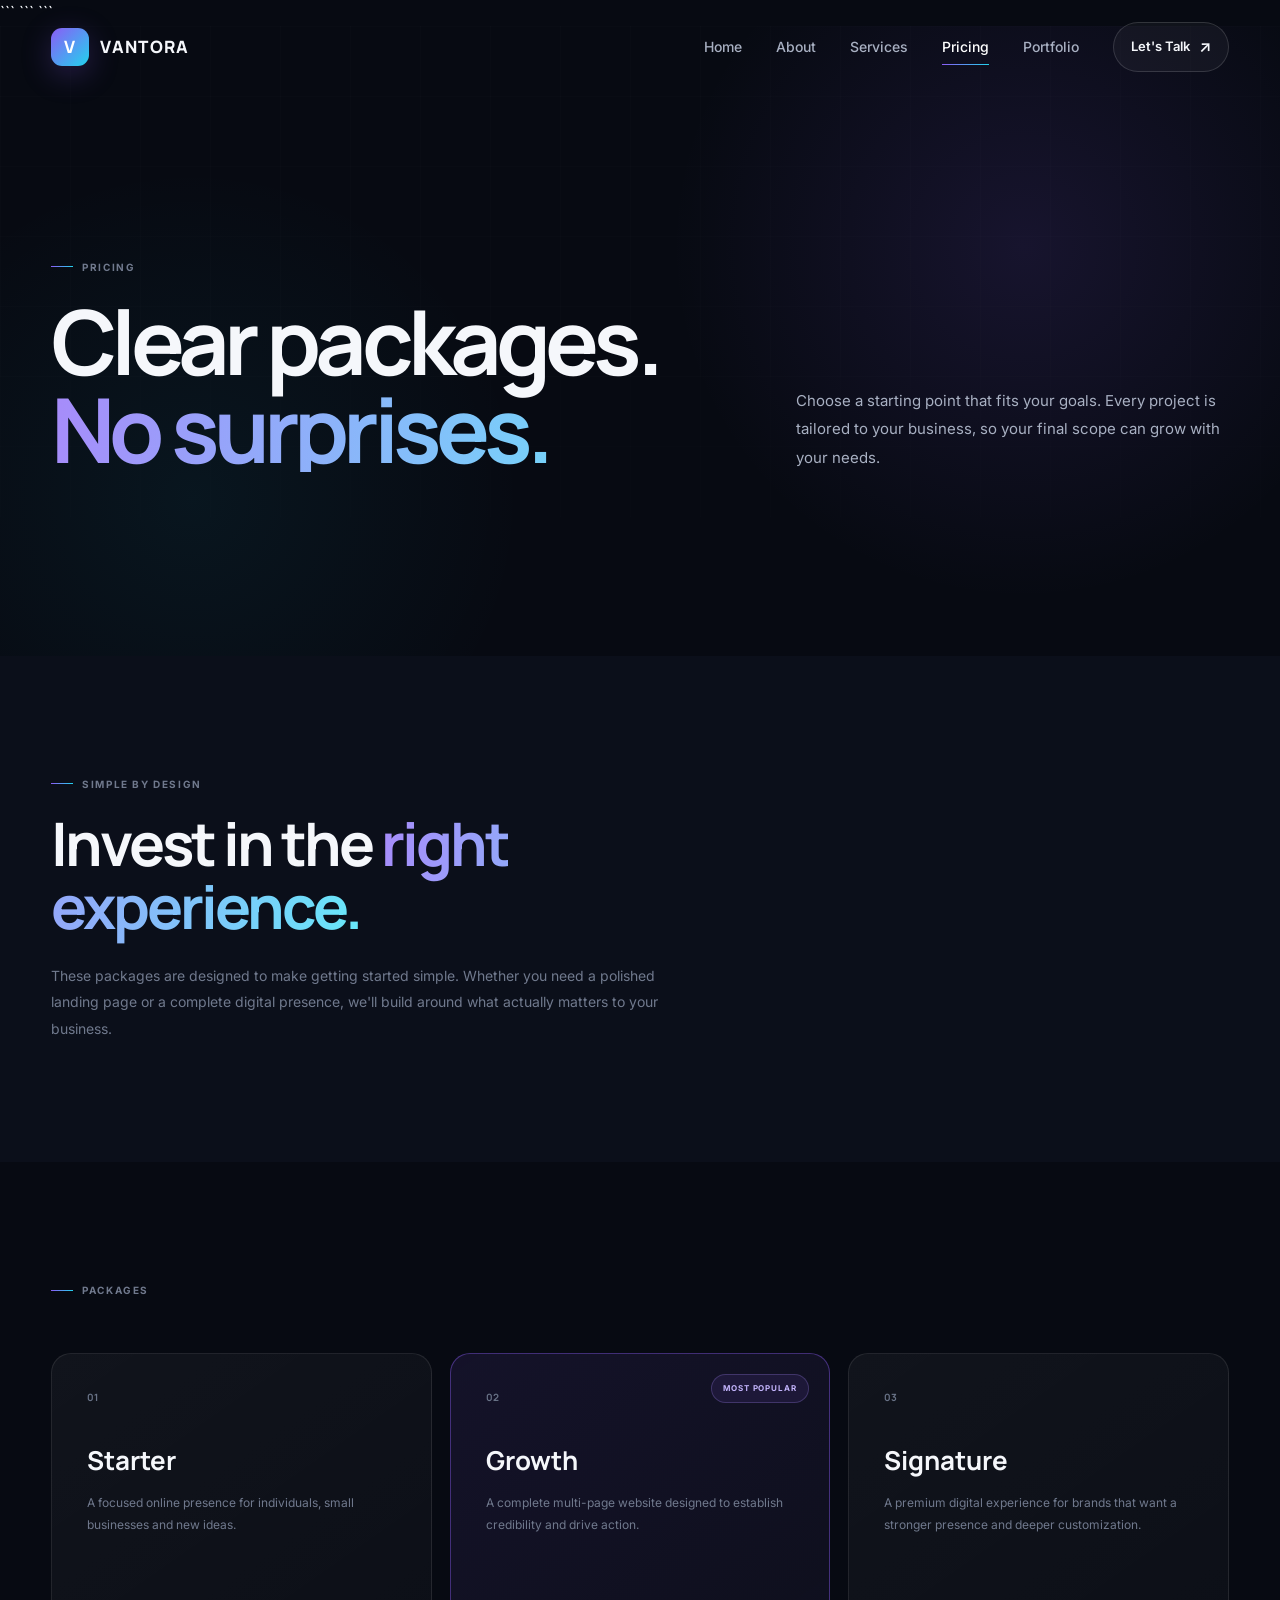
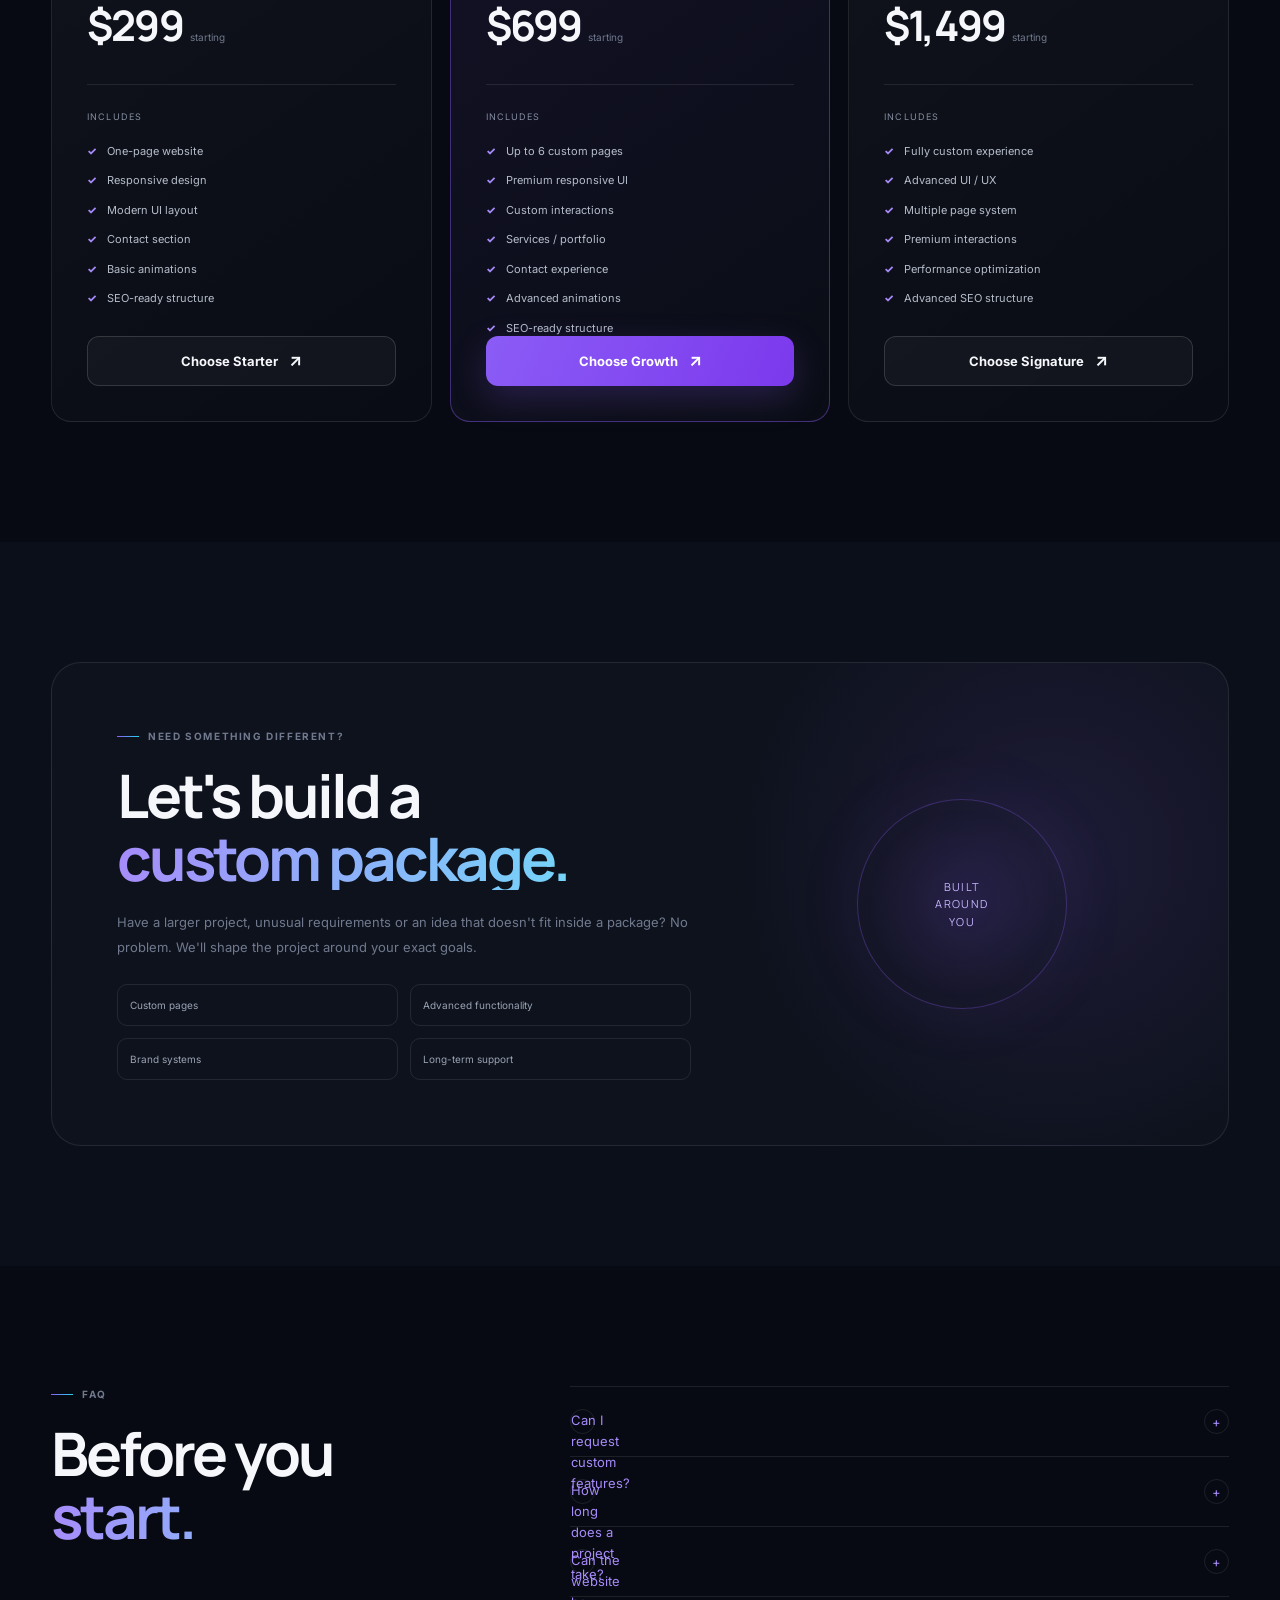
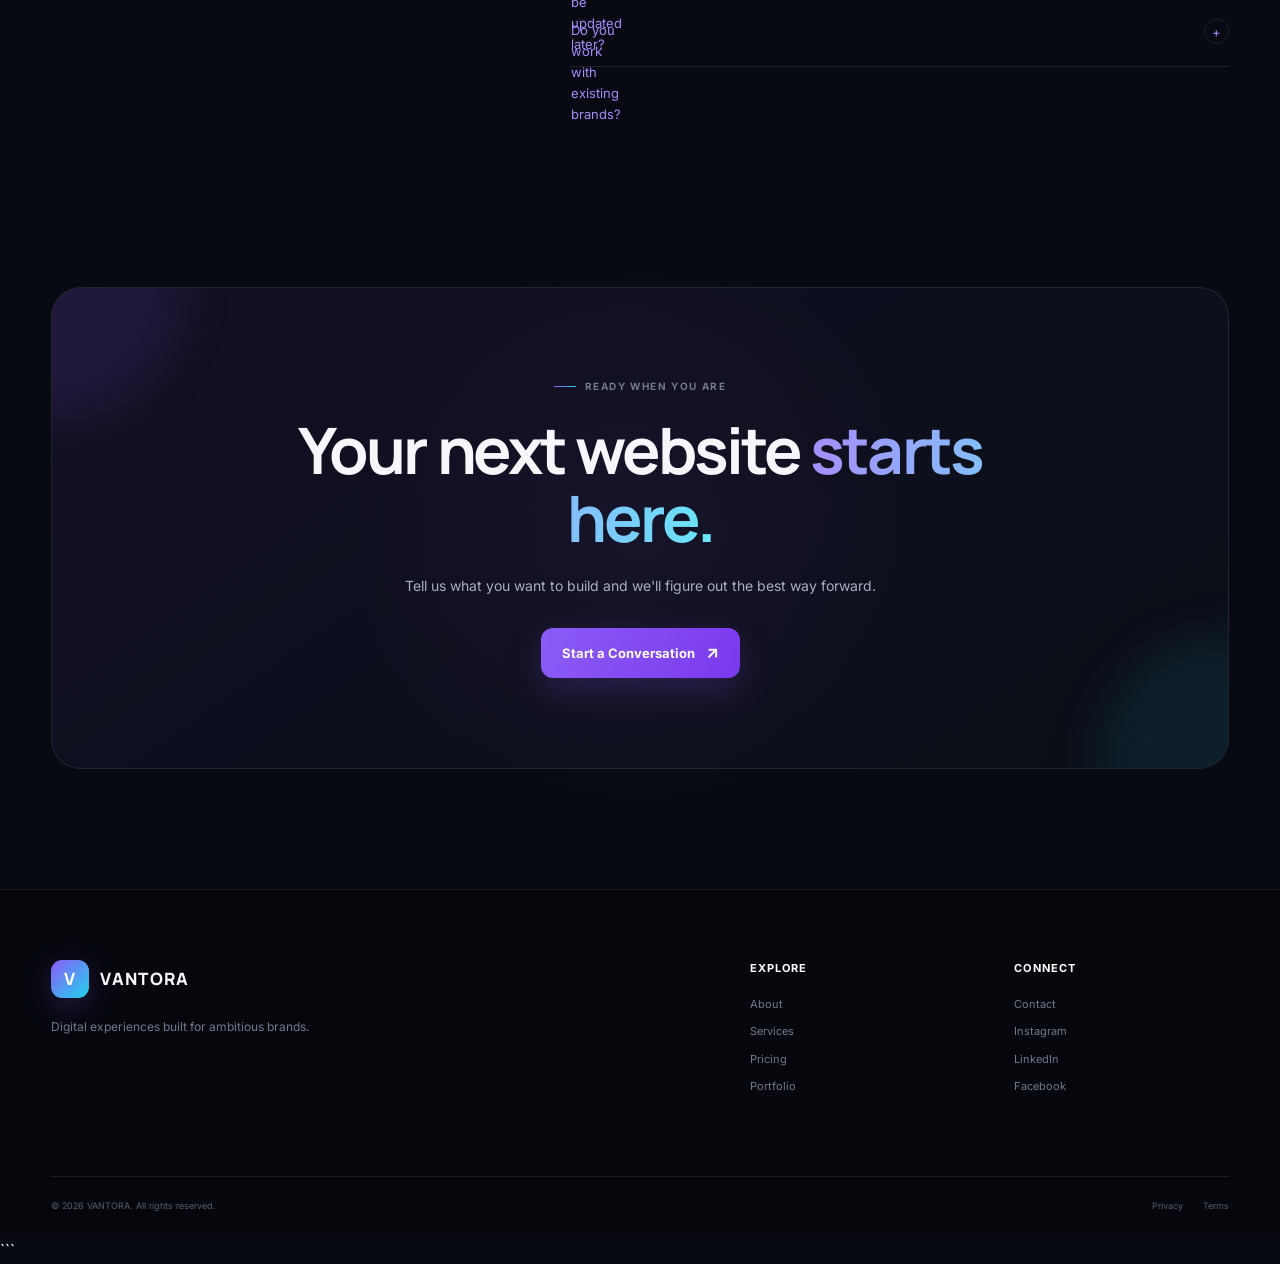
<file: pricing.html>
<!DOCTYPE html>

<html lang="en">
<head>
    <meta charset="UTF-8">
    <meta name="viewport" content="width=device-width, initial-scale=1.0">

```
<title>Pricing — VANTORA</title>

<meta name="description" content="Simple, transparent website packages from VANTORA for ambitious businesses and modern brands.">

<link rel="preconnect" href="https://fonts.googleapis.com">
<link rel="preconnect" href="https://fonts.gstatic.com" crossorigin>

<link href="https://fonts.googleapis.com/css2?family=Inter:wght@400;500;600;700;800&family=Manrope:wght@500;600;700;800&display=swap" rel="stylesheet">

<link rel="stylesheet" href="style.css">

<style>

    /* =========================================
       PRICING HERO
    ========================================= */

    .pricing-hero {
        position: relative;

        min-height: 70vh;

        display: flex;
        align-items: center;

        padding-top: 130px;
        padding-bottom: 80px;

        overflow: hidden;

        background:
            radial-gradient(
                circle at 80% 35%,
                rgba(139,92,246,0.12),
                transparent 32%
            ),
            radial-gradient(
                circle at 15% 75%,
                rgba(34,211,238,0.06),
                transparent 28%
            );
    }

    .pricing-hero-grid {
        display: grid;

        grid-template-columns: 1fr 0.65fr;

        gap: 80px;

        align-items: end;
    }

    .pricing-hero h1 {
        margin-top: 22px;

        max-width: 900px;

        font-family: "Manrope", sans-serif;

        font-size: clamp(48px, 7vw, 90px);

        line-height: 0.98;

        letter-spacing: -0.065em;
    }

    .pricing-hero h1 span {
        display: block;

        background:
            linear-gradient(
                100deg,
                #a78bfa,
                #67e8f9
            );

        -webkit-background-clip: text;
        background-clip: text;

        color: transparent;
    }

    .pricing-hero-copy {
        color: var(--text-soft);

        font-size: 15px;

        line-height: 1.9;
    }


    /* =========================================
       PRICING INTRO
    ========================================= */

    .pricing-intro {
        background: var(--bg-soft);
    }

    .pricing-intro-content {
        max-width: 750px;
    }

    .pricing-intro-content h2 {
        margin-top: 20px;

        font-family: "Manrope", sans-serif;

        font-size: clamp(38px, 5vw, 60px);

        line-height: 1.05;

        letter-spacing: -0.05em;
    }

    .pricing-intro-content h2 span {
        background:
            linear-gradient(
                100deg,
                #a78bfa,
                #67e8f9
            );

        -webkit-background-clip: text;
        background-clip: text;

        color: transparent;
    }

    .pricing-intro-content p {
        max-width: 650px;

        margin-top: 25px;

        color: var(--text-muted);

        font-size: 14px;

        line-height: 1.9;
    }


    /* =========================================
       PRICING CARDS
    ========================================= */

    .pricing-section {
        background: var(--bg);
    }

    .pricing-grid {
        display: grid;

        grid-template-columns: repeat(3, 1fr);

        gap: 18px;

        margin-top: 55px;

        align-items: stretch;
    }

    .pricing-card {
        position: relative;

        display: flex;
        flex-direction: column;

        padding: 35px;

        min-height: 610px;

        border: 1px solid var(--border);

        border-radius: var(--radius-md);

        background:
            linear-gradient(
                145deg,
                rgba(255,255,255,0.045),
                rgba(255,255,255,0.012)
            );

        transition:
            transform var(--transition),
            border-color var(--transition),
            background var(--transition);
    }

    .pricing-card:hover {
        transform: translateY(-8px);

        border-color:
            rgba(139,92,246,0.30);

        background:
            linear-gradient(
                145deg,
                rgba(139,92,246,0.07),
                rgba(255,255,255,0.012)
            );
    }

    .pricing-card.featured {
        border-color:
            rgba(139,92,246,0.42);

        background:
            linear-gradient(
                145deg,
                rgba(139,92,246,0.10),
                rgba(255,255,255,0.015)
            );

        /* FIXED: Growth card now stays level with other cards */
        transform: translateY(0);
    }

    .pricing-card.featured:hover {
        /* FIXED: Same hover movement as other cards */
        transform: translateY(-8px);
    }

    .popular-badge {
        position: absolute;

        top: 20px;
        right: 20px;

        padding: 7px 11px;

        border: 1px solid rgba(167,139,250,0.25);

        border-radius: 50px;

        background: rgba(139,92,246,0.10);

        color: #c4b5fd;

        font-size: 8px;

        text-transform: uppercase;

        letter-spacing: 0.12em;

        font-weight: 700;
    }

    .pricing-number {
        color: #687286;

        font-family: "Manrope", sans-serif;

        font-size: 10px;

        font-weight: 700;
    }

    .pricing-card h3 {
        margin-top: 35px;

        font-family: "Manrope", sans-serif;

        font-size: 26px;
    }

    .pricing-description {
        min-height: 70px;

        margin-top: 10px;

        color: var(--text-muted);

        font-size: 12px;

        line-height: 1.8;
    }

    .price {
        display: flex;

        align-items: baseline;

        gap: 7px;

        margin-top: 30px;

        padding-bottom: 25px;

        border-bottom: 1px solid var(--border);
    }

    .price strong {
        font-family: "Manrope", sans-serif;

        font-size: 42px;

        letter-spacing: -0.045em;
    }

    .price small {
        color: var(--text-muted);

        font-size: 10px;
    }

    .features-title {
        margin-top: 25px;

        color: #858ea0;

        font-size: 9px;

        text-transform: uppercase;

        letter-spacing: 0.12em;
    }

    .features-list {
        display: flex;

        flex-direction: column;

        gap: 13px;

        margin-top: 18px;

        padding: 0;

        list-style: none;
    }

    .features-list li {
        display: flex;

        align-items: flex-start;

        gap: 10px;

        color: #b5bdca;

        font-size: 11px;

        line-height: 1.5;
    }

    .features-list li::before {
        content: "✓";

        flex-shrink: 0;

        color: #a78bfa;

        font-weight: 800;
    }

    .pricing-button {
        margin-top: auto;

        width: 100%;
    }


    /* =========================================
       CUSTOM PACKAGE
    ========================================= */

    .custom-section {
        background: var(--bg-soft);
    }

    .custom-box {
        position: relative;

        display: grid;

        grid-template-columns: 1fr 0.7fr;

        gap: 70px;

        align-items: center;

        padding: 65px;

        overflow: hidden;

        border: 1px solid var(--border);

        border-radius: var(--radius-lg);

        background:
            radial-gradient(
                circle at 85% 40%,
                rgba(139,92,246,0.12),
                transparent 30%
            ),
            rgba(255,255,255,0.015);
    }

    .custom-box h2 {
        margin-top: 20px;

        font-family: "Manrope", sans-serif;

        font-size: clamp(36px, 5vw, 60px);

        line-height: 1.05;

        letter-spacing: -0.05em;
    }

    .custom-box h2 span {
        display: block;

        background:
            linear-gradient(
                100deg,
                #a78bfa,
                #67e8f9
            );

        -webkit-background-clip: text;
        background-clip: text;

        color: transparent;
    }

    .custom-box p {
        max-width: 650px;

        margin-top: 20px;

        color: var(--text-muted);

        font-size: 13px;

        line-height: 1.9;
    }

    .custom-list {
        display: grid;

        grid-template-columns: 1fr 1fr;

        gap: 12px;

        margin-top: 25px;
    }

    .custom-list span {
        padding: 12px;

        border: 1px solid var(--border);

        border-radius: 10px;

        color: #9aa3b4;

        font-size: 10px;
    }

    .custom-visual {
        display: flex;

        justify-content: center;
    }

    .custom-circle {
        width: 210px;
        height: 210px;

        display: grid;

        place-items: center;

        border: 1px solid rgba(139,92,246,0.30);

        border-radius: 50%;

        background:
            radial-gradient(
                circle,
                rgba(139,92,246,0.12),
                transparent 65%
            );

        box-shadow:
            0 0 70px rgba(139,92,246,0.08);

        color: #c4b5fd;

        font-family: "Manrope", sans-serif;

        font-size: 11px;

        text-transform: uppercase;

        letter-spacing: 0.12em;

        text-align: center;
    }


    /* =========================================
       FAQ
    ========================================= */

    .pricing-faq {
        background: var(--bg);
    }

    .faq-layout {
        display: grid;

        grid-template-columns: 0.65fr 1fr;

        gap: 90px;
    }

    .faq-title h2 {
        margin-top: 20px;

        font-family: "Manrope", sans-serif;

        font-size: clamp(38px, 5vw, 60px);

        line-height: 1.05;

        letter-spacing: -0.05em;
    }

    .faq-title h2 span {
        display: block;

        background:
            linear-gradient(
                100deg,
                #a78bfa,
                #67e8f9
            );

        -webkit-background-clip: text;
        background-clip: text;

        color: transparent;
    }

    .faq-list {
        border-top: 1px solid var(--border);
    }

    .faq-item {
        border-bottom: 1px solid var(--border);
    }

    .faq-question {
        width: 100%;

        display: flex;

        justify-content: space-between;

        align-items: center;

        gap: 20px;

        padding: 22px 0;

        border: 0;

        background: transparent;

        color: #e5e7eb;

        font-family: "Inter", sans-serif;

        font-size: 13px;

        text-align: left;

        cursor: pointer;
    }

    .faq-question span {
        width: 25px;
        height: 25px;

        display: grid;

        place-items: center;

        flex-shrink: 0;

        border: 1px solid var(--border);

        border-radius: 50%;

        color: #a78bfa;

        transition: transform 0.3s ease;
    }

    .faq-answer {
        display: grid;

        grid-template-rows: 0fr;

        transition:
            grid-template-rows 0.3s ease;
    }

    .faq-answer-inner {
        overflow: hidden;

        color: var(--text-muted);

        font-size: 11px;

        line-height: 1.8;
    }

    .faq-item.open .faq-answer {
        grid-template-rows: 1fr;
    }

    .faq-item.open .faq-question span {
        transform: rotate(45deg);
    }

    .faq-item.open .faq-answer-inner {
        padding-bottom: 22px;
    }


    /* =========================================
       CTA
    ========================================= */

    .pricing-cta {
        padding-top: 100px;
    }


    /* =========================================
       RESPONSIVE
    ========================================= */

    @media (max-width: 950px) {

        .pricing-hero-grid {
            grid-template-columns: 1fr;

            gap: 35px;
        }

        .pricing-grid {
            grid-template-columns: 1fr;
        }

        .pricing-card.featured {
            transform: none;
        }

        .pricing-card.featured:hover {
            transform: translateY(-8px);
        }

        .custom-box {
            grid-template-columns: 1fr;

            gap: 40px;

            padding: 45px;
        }

        .custom-visual {
            justify-content: flex-start;
        }

        .faq-layout {
            grid-template-columns: 1fr;

            gap: 50px;
        }

    }


    @media (max-width: 600px) {

        .pricing-hero {
            min-height: auto;

            padding-top: 120px;

            padding-bottom: 75px;
        }

        .pricing-hero h1 {
            font-size: 48px;
        }

        .pricing-card {
            min-height: 570px;

            padding: 28px;
        }

        .custom-box {
            padding: 30px;
        }

        .custom-list {
            grid-template-columns: 1fr;
        }

        .custom-circle {
            width: 170px;
            height: 170px;
        }

    }

</style>
```

</head>

<body>

```
<!-- =========================================
     PAGE LOADER
========================================== -->

<div class="page-loader" id="pageLoader">

    <div class="loader-logo">V</div>

    <div class="loader-line"></div>

</div>


<!-- =========================================
     HEADER
========================================== -->

<header class="header" id="header">

    <div class="container nav-container">

        <a href="index.html" class="logo">

            <span class="logo-mark">V</span>

            <span class="logo-text">
                VANTORA
            </span>

        </a>


        <nav class="nav-menu" id="navMenu">

            <a href="index.html" class="nav-link">
                Home
            </a>

            <a href="about.html" class="nav-link">
                About
            </a>

            <a href="services.html" class="nav-link">
                Services
            </a>

            <a href="pricing.html" class="nav-link active">
                Pricing
            </a>

            <a href="portfolio.html" class="nav-link">
                Portfolio
            </a>

            <a href="contact.html" class="nav-cta">
                Let's Talk
                <span>↗</span>
            </a>

        </nav>


        <button
            class="menu-toggle"
            id="menuToggle"
            aria-label="Open Menu">

            <span></span>
            <span></span>
            <span></span>

        </button>

    </div>

</header>


<!-- =========================================
     MAIN
========================================== -->

<main>


    <!-- =====================================
         HERO
    ====================================== -->

    <section class="pricing-hero">

        <div class="hero-grid"></div>

        <div class="container pricing-hero-grid">

            <div>

                <div class="section-label">

                    <span></span>

                    PRICING

                </div>


                <h1>

                    Clear packages.
                    <span>No surprises.</span>

                </h1>

            </div>


            <div class="pricing-hero-copy">

                <p>

                    Choose a starting point that fits your
                    goals. Every project is tailored to your
                    business, so your final scope can grow
                    with your needs.

                </p>

            </div>

        </div>

    </section>


    <!-- =====================================
         INTRO
    ====================================== -->

    <section class="pricing-intro section-padding">

        <div class="container">

            <div class="pricing-intro-content">

                <div class="section-label">

                    <span></span>

                    SIMPLE BY DESIGN

                </div>


                <h2>

                    Invest in the
                    <span>right experience.</span>

                </h2>


                <p>

                    These packages are designed to make
                    getting started simple. Whether you need
                    a polished landing page or a complete
                    digital presence, we'll build around what
                    actually matters to your business.

                </p>

            </div>

        </div>

    </section>


    <!-- =====================================
         PRICING CARDS
    ====================================== -->

    <section class="pricing-section section-padding">

        <div class="container">

            <div class="section-label">

                <span></span>

                PACKAGES

            </div>


            <div class="pricing-grid">


                <!-- STARTER -->

                <article class="pricing-card">

                    <div>

                        <div class="pricing-number">
                            01
                        </div>


                        <h3>
                            Starter
                        </h3>


                        <p class="pricing-description">

                            A focused online presence for
                            individuals, small businesses and
                            new ideas.

                        </p>


                        <div class="price">

                            <strong>
                                $299
                            </strong>

                            <small>
                                starting
                            </small>

                        </div>


                        <div class="features-title">
                            Includes
                        </div>


                        <ul class="features-list">

                            <li>
                                One-page website
                            </li>

                            <li>
                                Responsive design
                            </li>

                            <li>
                                Modern UI layout
                            </li>

                            <li>
                                Contact section
                            </li>

                            <li>
                                Basic animations
                            </li>

                            <li>
                                SEO-ready structure
                            </li>

                        </ul>

                    </div>


                    <a
                        href="contact.html"
                        class="btn btn-secondary pricing-button">

                        Choose Starter

                        <span>↗</span>

                    </a>

                </article>


                <!-- GROWTH -->

                <article class="pricing-card featured">

                    <div class="popular-badge">
                        Most Popular
                    </div>


                    <div>

                        <div class="pricing-number">
                            02
                        </div>


                        <h3>
                            Growth
                        </h3>


                        <p class="pricing-description">

                            A complete multi-page website
                            designed to establish credibility
                            and drive action.

                        </p>


                        <div class="price">

                            <strong>
                                $699
                            </strong>

                            <small>
                                starting
                            </small>

                        </div>


                        <div class="features-title">
                            Includes
                        </div>


                        <ul class="features-list">

                            <li>
                                Up to 6 custom pages
                            </li>

                            <li>
                                Premium responsive UI
                            </li>

                            <li>
                                Custom interactions
                            </li>

                            <li>
                                Services / portfolio
                            </li>

                            <li>
                                Contact experience
                            </li>

                            <li>
                                Advanced animations
                            </li>

                            <li>
                                SEO-ready structure
                            </li>

                        </ul>

                    </div>


                    <a
                        href="contact.html"
                        class="btn btn-primary pricing-button">

                        Choose Growth

                        <span>↗</span>

                    </a>

                </article>


                <!-- SIGNATURE -->

                <article class="pricing-card">

                    <div>

                        <div class="pricing-number">
                            03
                        </div>


                        <h3>
                            Signature
                        </h3>


                        <p class="pricing-description">

                            A premium digital experience for
                            brands that want a stronger
                            presence and deeper customization.

                        </p>


                        <div class="price">

                            <strong>
                                $1,499
                            </strong>

                            <small>
                                starting
                            </small>

                        </div>


                        <div class="features-title">
                            Includes
                        </div>


                        <ul class="features-list">

                            <li>
                                Fully custom experience
                            </li>

                            <li>
                                Advanced UI / UX
                            </li>

                            <li>
                                Multiple page system
                            </li>

                            <li>
                                Premium interactions
                            </li>

                            <li>
                                Performance optimization
                            </li>

                            <li>
                                Advanced SEO structure
                            </li>

                        </ul>

                    </div>


                    <a
                        href="contact.html"
                        class="btn btn-secondary pricing-button">

                        Choose Signature

                        <span>↗</span>

                    </a>

                </article>


            </div>

        </div>

    </section>


    <!-- =====================================
         CUSTOM PACKAGE
    ====================================== -->

    <section class="custom-section section-padding">

        <div class="container">

            <div class="custom-box">

                <div>

                    <div class="section-label">

                        <span></span>

                        NEED SOMETHING DIFFERENT?

                    </div>


                    <h2>

                        Let's build a
                        <span>custom package.</span>

                    </h2>


                    <p>

                        Have a larger project, unusual
                        requirements or an idea that doesn't
                        fit inside a package? No problem.
                        We'll shape the project around your
                        exact goals.

                    </p>


                    <div class="custom-list">

                        <span>
                            Custom pages
                        </span>

                        <span>
                            Advanced functionality
                        </span>

                        <span>
                            Brand systems
                        </span>

                        <span>
                            Long-term support
                        </span>

                    </div>

                </div>


                <div class="custom-visual">

                    <div class="custom-circle">

                        BUILT
                        <br>
                        AROUND
                        <br>
                        YOU

                    </div>

                </div>

            </div>

        </div>

    </section>


    <!-- =====================================
         FAQ
    ====================================== -->

    <section class="pricing-faq section-padding">

        <div class="container faq-layout">


            <div class="faq-title">

                <div class="section-label">

                    <span></span>

                    FAQ

                </div>


                <h2>

                    Before you
                    <span>start.</span>

                </h2>

            </div>


            <div class="faq-list">


                <div class="faq-item">

                    <button
                        class="faq-question"
                        type="button">

                        <span>
                            Can I request custom features?
                        </span>

                        <span>
                            +
                        </span>

                    </button>


                    <div class="faq-answer">

                        <div class="faq-answer-inner">

                            Absolutely. Packages are starting
                            points. Custom functionality,
                            additional pages and special
                            requirements can be included in
                            the final scope.

                        </div>

                    </div>

                </div>


                <div class="faq-item">

                    <button
                        class="faq-question"
                        type="button">

                        <span>
                            How long does a project take?
                        </span>

                        <span>
                            +
                        </span>

                    </button>


                    <div class="faq-answer">

                        <div class="faq-answer-inner">

                            Timing depends on the size and
                            complexity of the project. A simple
                            website can move quickly, while a
                            larger custom experience naturally
                            takes more time.

                        </div>

                    </div>

                </div>


                <div class="faq-item">

                    <button
                        class="faq-question"
                        type="button">

                        <span>
                            Can the website be updated later?
                        </span>

                        <span>
                            +
                        </span>

                    </button>


                    <div class="faq-answer">

                        <div class="faq-answer-inner">

                            Yes. Websites can be expanded,
                            redesigned or updated as your
                            business evolves.

                        </div>

                    </div>

                </div>


                <div class="faq-item">

                    <button
                        class="faq-question"
                        type="button">

                        <span>
                            Do you work with existing brands?
                        </span>

                        <span>
                            +
                        </span>

                    </button>


                    <div class="faq-answer">

                        <div class="faq-answer-inner">

                            Yes. We can work with your current
                            branding or help refine the visual
                            direction as part of the project.

                        </div>

                    </div>

                </div>


            </div>

        </div>

    </section>


    <!-- =====================================
         CTA
    ====================================== -->

    <section class="cta-section section-padding pricing-cta">

        <div class="container">

            <div class="cta-box">

                <div class="section-label">

                    <span></span>

                    READY WHEN YOU ARE

                </div>


                <h2>

                    Your next website
                    <span>starts here.</span>

                </h2>


                <p>

                    Tell us what you want to build and
                    we'll figure out the best way forward.

                </p>


                <a
                    href="contact.html"
                    class="btn btn-primary">

                    Start a Conversation

                    <span>↗</span>

                </a>

            </div>

        </div>

    </section>

</main>


<!-- =========================================
     FOOTER
========================================== -->

<footer class="footer">

    <div class="container">

        <div class="footer-top">


            <div class="footer-brand">

                <a href="index.html" class="logo">

                    <span class="logo-mark">
                        V
                    </span>

                    <span class="logo-text">
                        VANTORA
                    </span>

                </a>


                <p>

                    Digital experiences built for
                    ambitious brands.

                </p>

            </div>


            <div class="footer-links">


                <div>

                    <h4>
                        Explore
                    </h4>

                    <a href="about.html">
                        About
                    </a>

                    <a href="services.html">
                        Services
                    </a>

                    <a href="pricing.html">
                        Pricing
                    </a>

                    <a href="portfolio.html">
                        Portfolio
                    </a>

                </div>


                <div>

                    <h4>
                        Connect
                    </h4>

                    <a href="contact.html">
                        Contact
                    </a>

                    <a href="#">
                        Instagram
                    </a>

                    <a href="#">
                        LinkedIn
                    </a>

                    <a href="#">
                        Facebook
                    </a>

                </div>

            </div>

        </div>


        <div class="footer-bottom">

            <span>
                © 2026 VANTORA. All rights reserved.
            </span>


            <div>

                <a href="#">
                    Privacy
                </a>

                <a href="#">
                    Terms
                </a>

            </div>

        </div>

    </div>

</footer>


<script src="script.js"></script>


<!-- =========================================
     PRICING FAQ JAVASCRIPT
========================================== -->

<script>

    document.addEventListener("DOMContentLoaded", () => {

        const faqItems =
            document.querySelectorAll(".faq-item");


        faqItems.forEach(item => {

            const question =
                item.querySelector(".faq-question");


            question.addEventListener("click", () => {

                const alreadyOpen =
                    item.classList.contains("open");


                faqItems.forEach(otherItem => {

                    otherItem.classList.remove("open");

                });


                if (!alreadyOpen) {

                    item.classList.add("open");

                }

            });

        });

    });

</script>
```

</body>
</html>
</file>
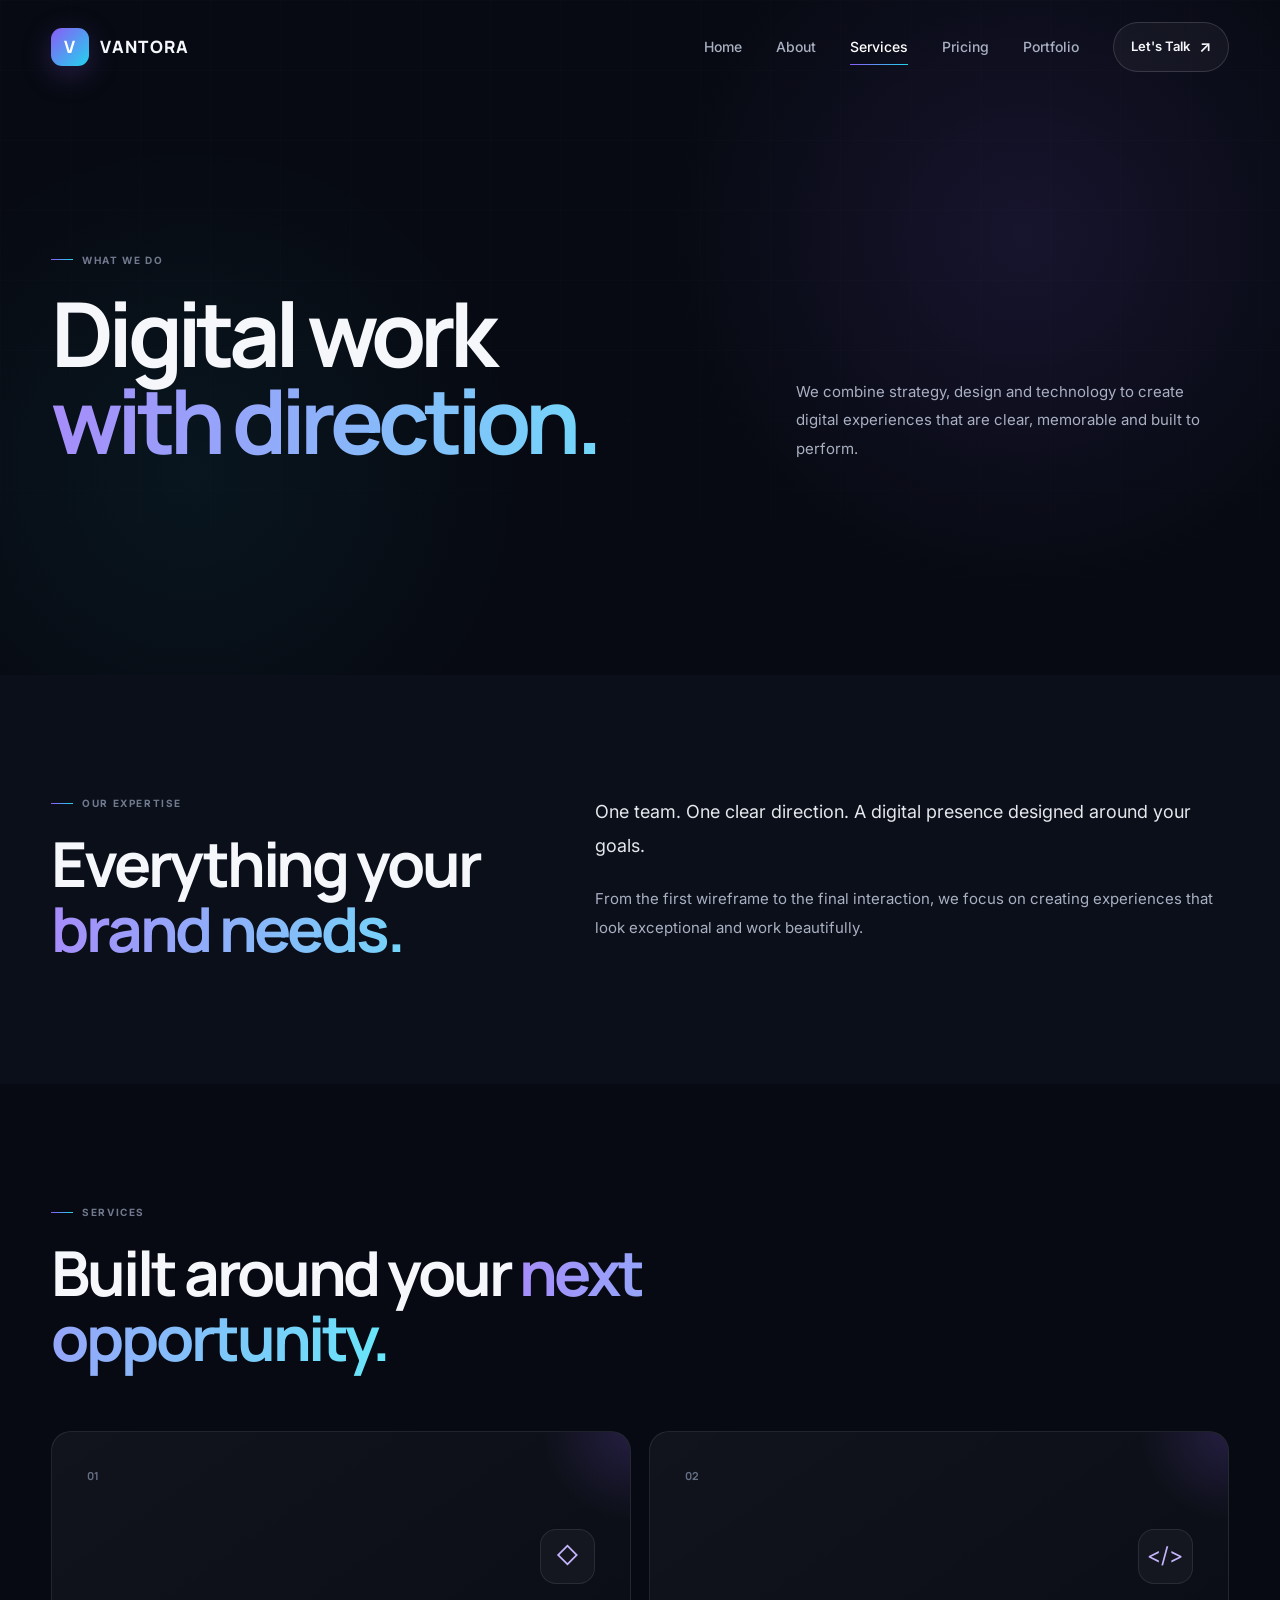
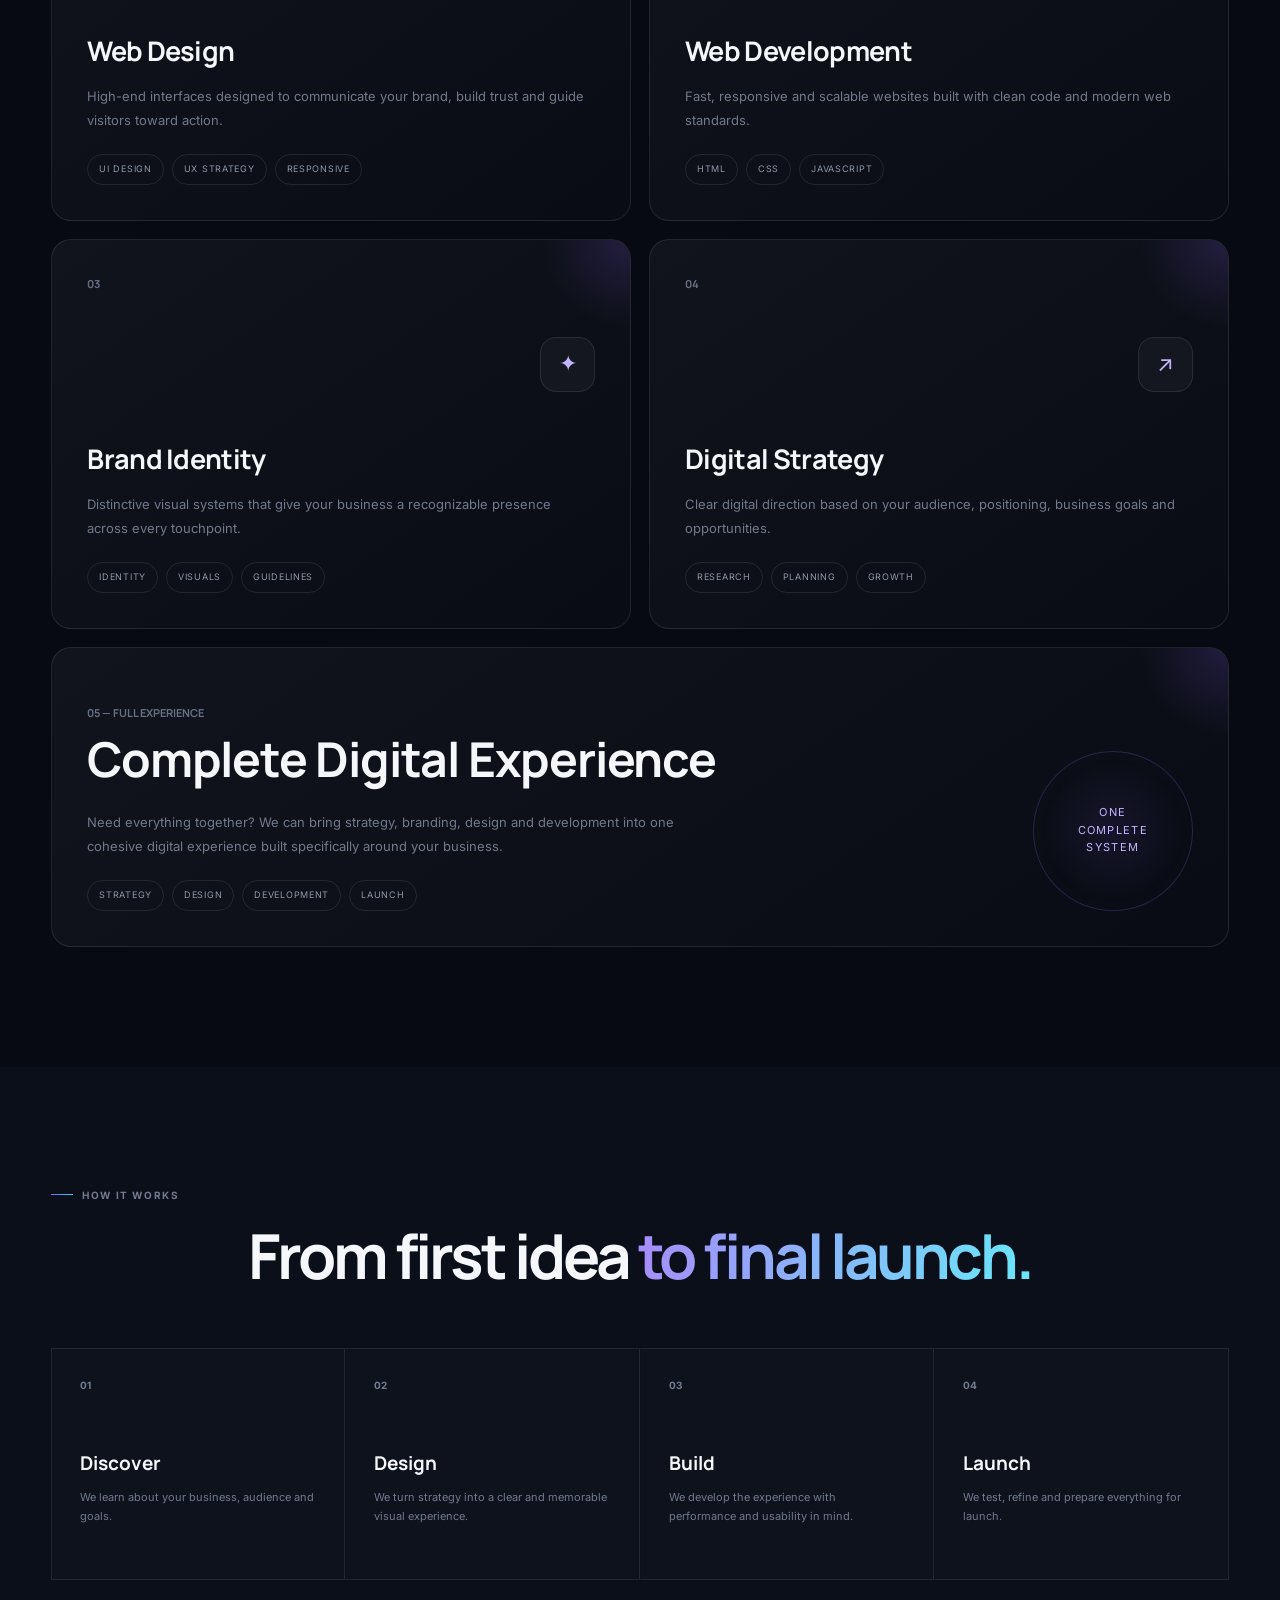
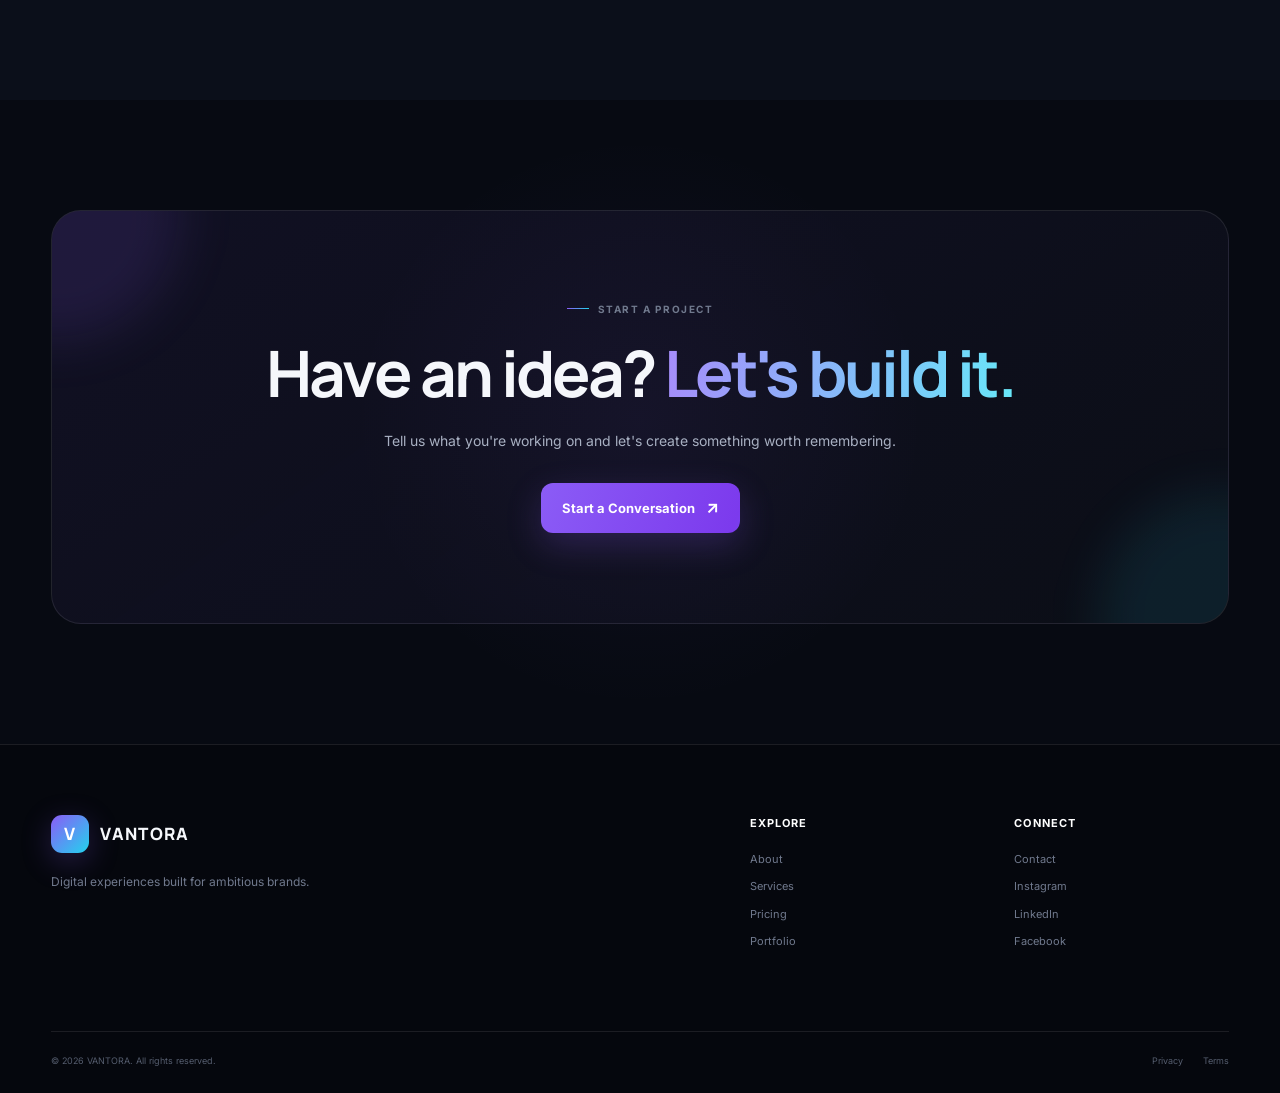
<file: services.html>
<!DOCTYPE html>
<html lang="en">
<head>
    <meta charset="UTF-8">
    <meta name="viewport" content="width=device-width, initial-scale=1.0">

    <title>Services — VANTORA</title>

    <meta name="description" content="VANTORA digital services including web design, development, branding, UI/UX and digital strategy.">

    <link rel="preconnect" href="https://fonts.googleapis.com">
    <link rel="preconnect" href="https://fonts.gstatic.com" crossorigin>

    <link href="https://fonts.googleapis.com/css2?family=Inter:wght@400;500;600;700;800&family=Manrope:wght@500;600;700;800&display=swap" rel="stylesheet">

    <link rel="stylesheet" href="style.css">

    <style>

        /* =========================================
           SERVICES HERO
        ========================================= */

        .services-hero {
            position: relative;
            min-height: 75vh;

            display: flex;
            align-items: center;

            padding-top: 130px;
            padding-bottom: 90px;

            overflow: hidden;

            background:
                radial-gradient(
                    circle at 80% 35%,
                    rgba(139,92,246,0.12),
                    transparent 32%
                ),
                radial-gradient(
                    circle at 15% 70%,
                    rgba(34,211,238,0.06),
                    transparent 28%
                );
        }

        .services-hero-grid {
            display: grid;
            grid-template-columns: 1fr 0.65fr;
            gap: 80px;

            align-items: end;
        }

        .services-hero h1 {
            margin-top: 22px;

            max-width: 900px;

            font-family: "Manrope", sans-serif;

            font-size: clamp(48px, 7vw, 92px);
            line-height: 0.97;

            letter-spacing: -0.065em;
        }

        .services-hero h1 span {
            display: block;

            background:
                linear-gradient(
                    100deg,
                    #a78bfa,
                    #67e8f9
                );

            -webkit-background-clip: text;
            background-clip: text;

            color: transparent;
        }

        .services-hero-copy {
            color: var(--text-soft);

            font-size: 15px;
            line-height: 1.9;
        }


        /* =========================================
           SERVICE INTRO
        ========================================= */

        .services-intro {
            background: var(--bg-soft);
        }

        .services-intro-grid {
            display: grid;
            grid-template-columns: 0.7fr 1fr;
            gap: 100px;

            align-items: start;
        }

        .services-intro h2 {
            margin-top: 20px;

            font-family: "Manrope", sans-serif;

            font-size: clamp(38px, 5vw, 62px);
            line-height: 1.05;

            letter-spacing: -0.05em;
        }

        .services-intro h2 span {
            display: block;

            background:
                linear-gradient(
                    100deg,
                    #a78bfa,
                    #67e8f9
                );

            -webkit-background-clip: text;
            background-clip: text;

            color: transparent;
        }

        .services-intro-content p {
            margin-bottom: 22px;

            color: var(--text-soft);

            font-size: 15px;
            line-height: 1.9;
        }

        .services-intro-content p:first-child {
            color: #e5e7eb;

            font-size: 18px;
        }


        /* =========================================
           SERVICES GRID
        ========================================= */

        .services-section {
            background: var(--bg);
        }

        .services-heading {
            max-width: 760px;
        }

        .services-heading h2 {
            margin-top: 20px;

            font-family: "Manrope", sans-serif;

            font-size: clamp(38px, 5vw, 62px);
            line-height: 1.05;

            letter-spacing: -0.05em;
        }

        .services-heading h2 span {
            background:
                linear-gradient(
                    100deg,
                    #a78bfa,
                    #67e8f9
                );

            -webkit-background-clip: text;
            background-clip: text;

            color: transparent;
        }

        .services-grid {
            display: grid;
            grid-template-columns: repeat(2, 1fr);
            gap: 18px;

            margin-top: 60px;
        }

        .service-box {
            position: relative;

            min-height: 390px;

            display: flex;
            flex-direction: column;
            justify-content: space-between;

            padding: 35px;

            overflow: hidden;

            border: 1px solid var(--border);
            border-radius: var(--radius-md);

            background:
                linear-gradient(
                    145deg,
                    rgba(255,255,255,0.045),
                    rgba(255,255,255,0.012)
                );

            transition:
                transform var(--transition),
                border-color var(--transition),
                background var(--transition);
        }

        .service-box::before {
            content: "";

            position: absolute;

            width: 180px;
            height: 180px;

            top: -90px;
            right: -90px;

            border-radius: 50%;

            background:
                radial-gradient(
                    circle,
                    rgba(139,92,246,0.18),
                    transparent 70%
                );

            transition: transform 0.5s ease;
        }

        .service-box:hover {
            transform: translateY(-8px);

            border-color:
                rgba(139,92,246,0.35);

            background:
                linear-gradient(
                    145deg,
                    rgba(139,92,246,0.08),
                    rgba(255,255,255,0.015)
                );
        }

        .service-box:hover::before {
            transform: scale(1.6);
        }

        .service-top {
            display: flex;
            justify-content: space-between;
            align-items: flex-start;

            position: relative;
            z-index: 1;
        }

        .service-number {
            color: #667085;

            font-family: "Manrope", sans-serif;

            font-size: 11px;
            font-weight: 700;
        }

        .service-icon {
            width: 55px;
            height: 55px;

            display: grid;
            place-items: center;

            border: 1px solid var(--border);
            border-radius: 16px;

            background: rgba(255,255,255,0.035);

            color: #c4b5fd;

            font-size: 22px;
        }

        .service-box-content {
            position: relative;
            z-index: 1;
        }

        .service-box h3 {
            font-family: "Manrope", sans-serif;

            font-size: 27px;

            letter-spacing: -0.025em;
        }

        .service-box p {
            max-width: 500px;

            margin-top: 12px;

            color: var(--text-muted);

            font-size: 13px;
            line-height: 1.85;
        }

        .service-tags {
            display: flex;
            flex-wrap: wrap;

            gap: 8px;

            margin-top: 22px;
        }

        .service-tags span {
            padding: 7px 11px;

            border: 1px solid var(--border);
            border-radius: 50px;

            color: #8f98a9;

            font-size: 9px;

            text-transform: uppercase;
            letter-spacing: 0.08em;
        }


        /* =========================================
           FEATURED SERVICE
        ========================================= */

        .featured-service {
            grid-column: span 2;

            min-height: 300px;

            display: grid;
            grid-template-columns: 1fr 0.65fr;

            gap: 60px;

            align-items: end;
        }

        .featured-service h3 {
            font-size: clamp(30px, 4vw, 48px);
        }

        .featured-service p {
            max-width: 650px;
        }

        .featured-side {
            display: flex;
            justify-content: flex-end;
        }

        .featured-badge {
            width: 160px;
            height: 160px;

            display: grid;
            place-items: center;

            border: 1px solid rgba(139,92,246,0.25);
            border-radius: 50%;

            background:
                radial-gradient(
                    circle,
                    rgba(139,92,246,0.10),
                    transparent 65%
                );

            color: #c4b5fd;

            font-size: 11px;
            text-transform: uppercase;
            letter-spacing: 0.12em;

            text-align: center;
        }


        /* =========================================
           PROCESS STRIP
        ========================================= */

        .service-process {
            background: var(--bg-soft);
        }

        .service-process-heading {
            text-align: center;
        }

        .service-process-heading h2 {
            margin-top: 20px;

            font-family: "Manrope", sans-serif;

            font-size: clamp(38px, 5vw, 62px);
            line-height: 1.05;

            letter-spacing: -0.05em;
        }

        .service-process-heading h2 span {
            background:
                linear-gradient(
                    100deg,
                    #a78bfa,
                    #67e8f9
                );

            -webkit-background-clip: text;
            background-clip: text;

            color: transparent;
        }

        .process-cards {
            display: grid;
            grid-template-columns: repeat(4, 1fr);
            gap: 1px;

            margin-top: 60px;

            border: 1px solid var(--border);
        }

        .process-card {
            min-height: 230px;

            padding: 28px;

            background: rgba(255,255,255,0.012);

            border-right: 1px solid var(--border);
        }

        .process-card:last-child {
            border-right: 0;
        }

        .process-card-number {
            color: #737d90;

            font-size: 10px;
            font-weight: 700;
        }

        .process-card h3 {
            margin-top: 55px;

            font-family: "Manrope", sans-serif;

            font-size: 19px;
        }

        .process-card p {
            margin-top: 10px;

            color: var(--text-muted);

            font-size: 11px;
            line-height: 1.75;
        }


        /* =========================================
           CTA
        ========================================= */

        .services-cta {
            padding-top: 110px;
        }


        /* =========================================
           RESPONSIVE
        ========================================= */

        @media (max-width: 900px) {

            .services-hero-grid {
                grid-template-columns: 1fr;
                gap: 35px;
            }

            .services-intro-grid {
                grid-template-columns: 1fr;
                gap: 40px;
            }

            .services-grid {
                grid-template-columns: 1fr;
            }

            .featured-service {
                grid-column: auto;

                grid-template-columns: 1fr;

                gap: 30px;
            }

            .featured-side {
                justify-content: flex-start;
            }

            .process-cards {
                grid-template-columns: 1fr 1fr;
            }

            .process-card:nth-child(2) {
                border-right: 0;
            }

            .process-card:nth-child(-n+2) {
                border-bottom: 1px solid var(--border);
            }
        }


        @media (max-width: 600px) {

            .services-hero {
                min-height: auto;

                padding-top: 120px;
                padding-bottom: 80px;
            }

            .services-hero h1 {
                font-size: 48px;
            }

            .service-box {
                min-height: 350px;

                padding: 27px;
            }

            .featured-service {
                min-height: 400px;
            }

            .process-cards {
                grid-template-columns: 1fr;
            }

            .process-card {
                border-right: 0;
                border-bottom: 1px solid var(--border);
            }

            .process-card:last-child {
                border-bottom: 0;
            }

            .process-card:nth-child(2) {
                border-bottom: 1px solid var(--border);
            }

        }

    </style>
</head>

<body>


    <!-- =========================================
         PAGE LOADER
    ========================================== -->

    <div class="page-loader" id="pageLoader">

        <div class="loader-logo">V</div>

        <div class="loader-line"></div>

    </div>


    <!-- =========================================
         HEADER
    ========================================== -->

    <header class="header" id="header">

        <div class="container nav-container">

            <a href="index.html" class="logo">

                <span class="logo-mark">V</span>

                <span class="logo-text">
                    VANTORA
                </span>

            </a>


            <nav class="nav-menu" id="navMenu">

                <a href="index.html" class="nav-link">
                    Home
                </a>

                <a href="about.html" class="nav-link">
                    About
                </a>

                <a href="services.html" class="nav-link active">
                    Services
                </a>

                <a href="pricing.html" class="nav-link">
                    Pricing
                </a>

                <a href="portfolio.html" class="nav-link">
                    Portfolio
                </a>

                <a href="contact.html" class="nav-cta">
                    Let's Talk
                    <span>↗</span>
                </a>

            </nav>


            <button
                class="menu-toggle"
                id="menuToggle"
                aria-label="Open Menu">

                <span></span>
                <span></span>
                <span></span>

            </button>

        </div>

    </header>


    <!-- =========================================
         MAIN
    ========================================== -->

    <main>


        <!-- =====================================
             HERO
        ====================================== -->

        <section class="services-hero">

            <div class="hero-grid"></div>

            <div class="container services-hero-grid">

                <div>

                    <div class="section-label">

                        <span></span>

                        WHAT WE DO

                    </div>


                    <h1>

                        Digital work
                        <span>with direction.</span>

                    </h1>

                </div>


                <div class="services-hero-copy">

                    <p>

                        We combine strategy, design and
                        technology to create digital experiences
                        that are clear, memorable and built
                        to perform.

                    </p>

                </div>

            </div>

        </section>


        <!-- =====================================
             INTRO
        ====================================== -->

        <section class="services-intro section-padding">

            <div class="container services-intro-grid">

                <div>

                    <div class="section-label">

                        <span></span>

                        OUR EXPERTISE

                    </div>


                    <h2>

                        Everything your
                        <span>brand needs.</span>

                    </h2>

                </div>


                <div class="services-intro-content">

                    <p>

                        One team. One clear direction.
                        A digital presence designed around
                        your goals.

                    </p>


                    <p>

                        From the first wireframe to the final
                        interaction, we focus on creating
                        experiences that look exceptional and
                        work beautifully.

                    </p>

                </div>

            </div>

        </section>


        <!-- =====================================
             SERVICES
        ====================================== -->

        <section class="services-section section-padding">

            <div class="container">

                <div class="services-heading">

                    <div class="section-label">

                        <span></span>

                        SERVICES

                    </div>


                    <h2>

                        Built around your
                        <span>next opportunity.</span>

                    </h2>

                </div>


                <div class="services-grid">


                    <!-- SERVICE 01 -->

                    <article class="service-box">

                        <div class="service-top">

                            <div class="service-number">
                                01
                            </div>

                            <div class="service-icon">
                                ◇
                            </div>

                        </div>


                        <div class="service-box-content">

                            <h3>
                                Web Design
                            </h3>


                            <p>

                                High-end interfaces designed
                                to communicate your brand,
                                build trust and guide visitors
                                toward action.

                            </p>


                            <div class="service-tags">

                                <span>
                                    UI Design
                                </span>

                                <span>
                                    UX Strategy
                                </span>

                                <span>
                                    Responsive
                                </span>

                            </div>

                        </div>

                    </article>


                    <!-- SERVICE 02 -->

                    <article class="service-box">

                        <div class="service-top">

                            <div class="service-number">
                                02
                            </div>

                            <div class="service-icon">
                                &lt;/&gt;
                            </div>

                        </div>


                        <div class="service-box-content">

                            <h3>
                                Web Development
                            </h3>


                            <p>

                                Fast, responsive and scalable
                                websites built with clean
                                code and modern web standards.

                            </p>


                            <div class="service-tags">

                                <span>
                                    HTML
                                </span>

                                <span>
                                    CSS
                                </span>

                                <span>
                                    JavaScript
                                </span>

                            </div>

                        </div>

                    </article>


                    <!-- SERVICE 03 -->

                    <article class="service-box">

                        <div class="service-top">

                            <div class="service-number">
                                03
                            </div>

                            <div class="service-icon">
                                ✦
                            </div>

                        </div>


                        <div class="service-box-content">

                            <h3>
                                Brand Identity
                            </h3>


                            <p>

                                Distinctive visual systems that
                                give your business a recognizable
                                presence across every touchpoint.

                            </p>


                            <div class="service-tags">

                                <span>
                                    Identity
                                </span>

                                <span>
                                    Visuals
                                </span>

                                <span>
                                    Guidelines
                                </span>

                            </div>

                        </div>

                    </article>


                    <!-- SERVICE 04 -->

                    <article class="service-box">

                        <div class="service-top">

                            <div class="service-number">
                                04
                            </div>

                            <div class="service-icon">
                                ↗
                            </div>

                        </div>


                        <div class="service-box-content">

                            <h3>
                                Digital Strategy
                            </h3>


                            <p>

                                Clear digital direction based on
                                your audience, positioning,
                                business goals and opportunities.

                            </p>


                            <div class="service-tags">

                                <span>
                                    Research
                                </span>

                                <span>
                                    Planning
                                </span>

                                <span>
                                    Growth
                                </span>

                            </div>

                        </div>

                    </article>


                    <!-- FEATURED SERVICE -->

                    <article class="service-box featured-service">

                        <div class="service-box-content">

                            <div class="service-number">
                                05 — FULL EXPERIENCE
                            </div>


                            <h3>
                                Complete Digital Experience
                            </h3>


                            <p>

                                Need everything together?
                                We can bring strategy, branding,
                                design and development into one
                                cohesive digital experience built
                                specifically around your business.

                            </p>


                            <div class="service-tags">

                                <span>
                                    Strategy
                                </span>

                                <span>
                                    Design
                                </span>

                                <span>
                                    Development
                                </span>

                                <span>
                                    Launch
                                </span>

                            </div>

                        </div>


                        <div class="featured-side">

                            <div class="featured-badge">

                                ONE
                                <br>
                                COMPLETE
                                <br>
                                SYSTEM

                            </div>

                        </div>

                    </article>


                </div>

            </div>

        </section>


        <!-- =====================================
             PROCESS
        ====================================== -->

        <section class="service-process section-padding">

            <div class="container">

                <div class="service-process-heading">

                    <div class="section-label">

                        <span></span>

                        HOW IT WORKS

                    </div>


                    <h2>

                        From first idea
                        <span>to final launch.</span>

                    </h2>

                </div>


                <div class="process-cards">


                    <div class="process-card">

                        <div class="process-card-number">
                            01
                        </div>


                        <h3>
                            Discover
                        </h3>


                        <p>

                            We learn about your business,
                            audience and goals.

                        </p>

                    </div>


                    <div class="process-card">

                        <div class="process-card-number">
                            02
                        </div>


                        <h3>
                            Design
                        </h3>


                        <p>

                            We turn strategy into a clear
                            and memorable visual experience.

                        </p>

                    </div>


                    <div class="process-card">

                        <div class="process-card-number">
                            03
                        </div>


                        <h3>
                            Build
                        </h3>


                        <p>

                            We develop the experience with
                            performance and usability in mind.

                        </p>

                    </div>


                    <div class="process-card">

                        <div class="process-card-number">
                            04
                        </div>


                        <h3>
                            Launch
                        </h3>


                        <p>

                            We test, refine and prepare
                            everything for launch.

                        </p>

                    </div>


                </div>

            </div>

        </section>


        <!-- =====================================
             CTA
        ====================================== -->

        <section class="cta-section section-padding services-cta">

            <div class="container">

                <div class="cta-box">

                    <div class="section-label">

                        <span></span>

                        START A PROJECT

                    </div>


                    <h2>

                        Have an idea?
                        <span>Let's build it.</span>

                    </h2>


                    <p>

                        Tell us what you're working on and
                        let's create something worth remembering.

                    </p>


                    <a
                        href="contact.html"
                        class="btn btn-primary">

                        Start a Conversation

                        <span>↗</span>

                    </a>

                </div>

            </div>

        </section>

    </main>


    <!-- =========================================
         FOOTER
    ========================================== -->

    <footer class="footer">

        <div class="container">

            <div class="footer-top">


                <div class="footer-brand">

                    <a href="index.html" class="logo">

                        <span class="logo-mark">
                            V
                        </span>

                        <span class="logo-text">
                            VANTORA
                        </span>

                    </a>


                    <p>

                        Digital experiences built for
                        ambitious brands.

                    </p>

                </div>


                <div class="footer-links">


                    <div>

                        <h4>
                            Explore
                        </h4>

                        <a href="about.html">
                            About
                        </a>

                        <a href="services.html">
                            Services
                        </a>

                        <a href="pricing.html">
                            Pricing
                        </a>

                        <a href="portfolio.html">
                            Portfolio
                        </a>

                    </div>


                    <div>

                        <h4>
                            Connect
                        </h4>

                        <a href="contact.html">
                            Contact
                        </a>

                        <a href="#">
                            Instagram
                        </a>

                        <a href="#">
                            LinkedIn
                        </a>

                        <a href="#">
                            Facebook
                        </a>

                    </div>


                </div>

            </div>


            <div class="footer-bottom">

                <span>
                    © 2026 VANTORA. All rights reserved.
                </span>


                <div>

                    <a href="#">
                        Privacy
                    </a>

                    <a href="#">
                        Terms
                    </a>

                </div>

            </div>

        </div>

    </footer>


    <script src="script.js"></script>

</body>
</html>
</file>
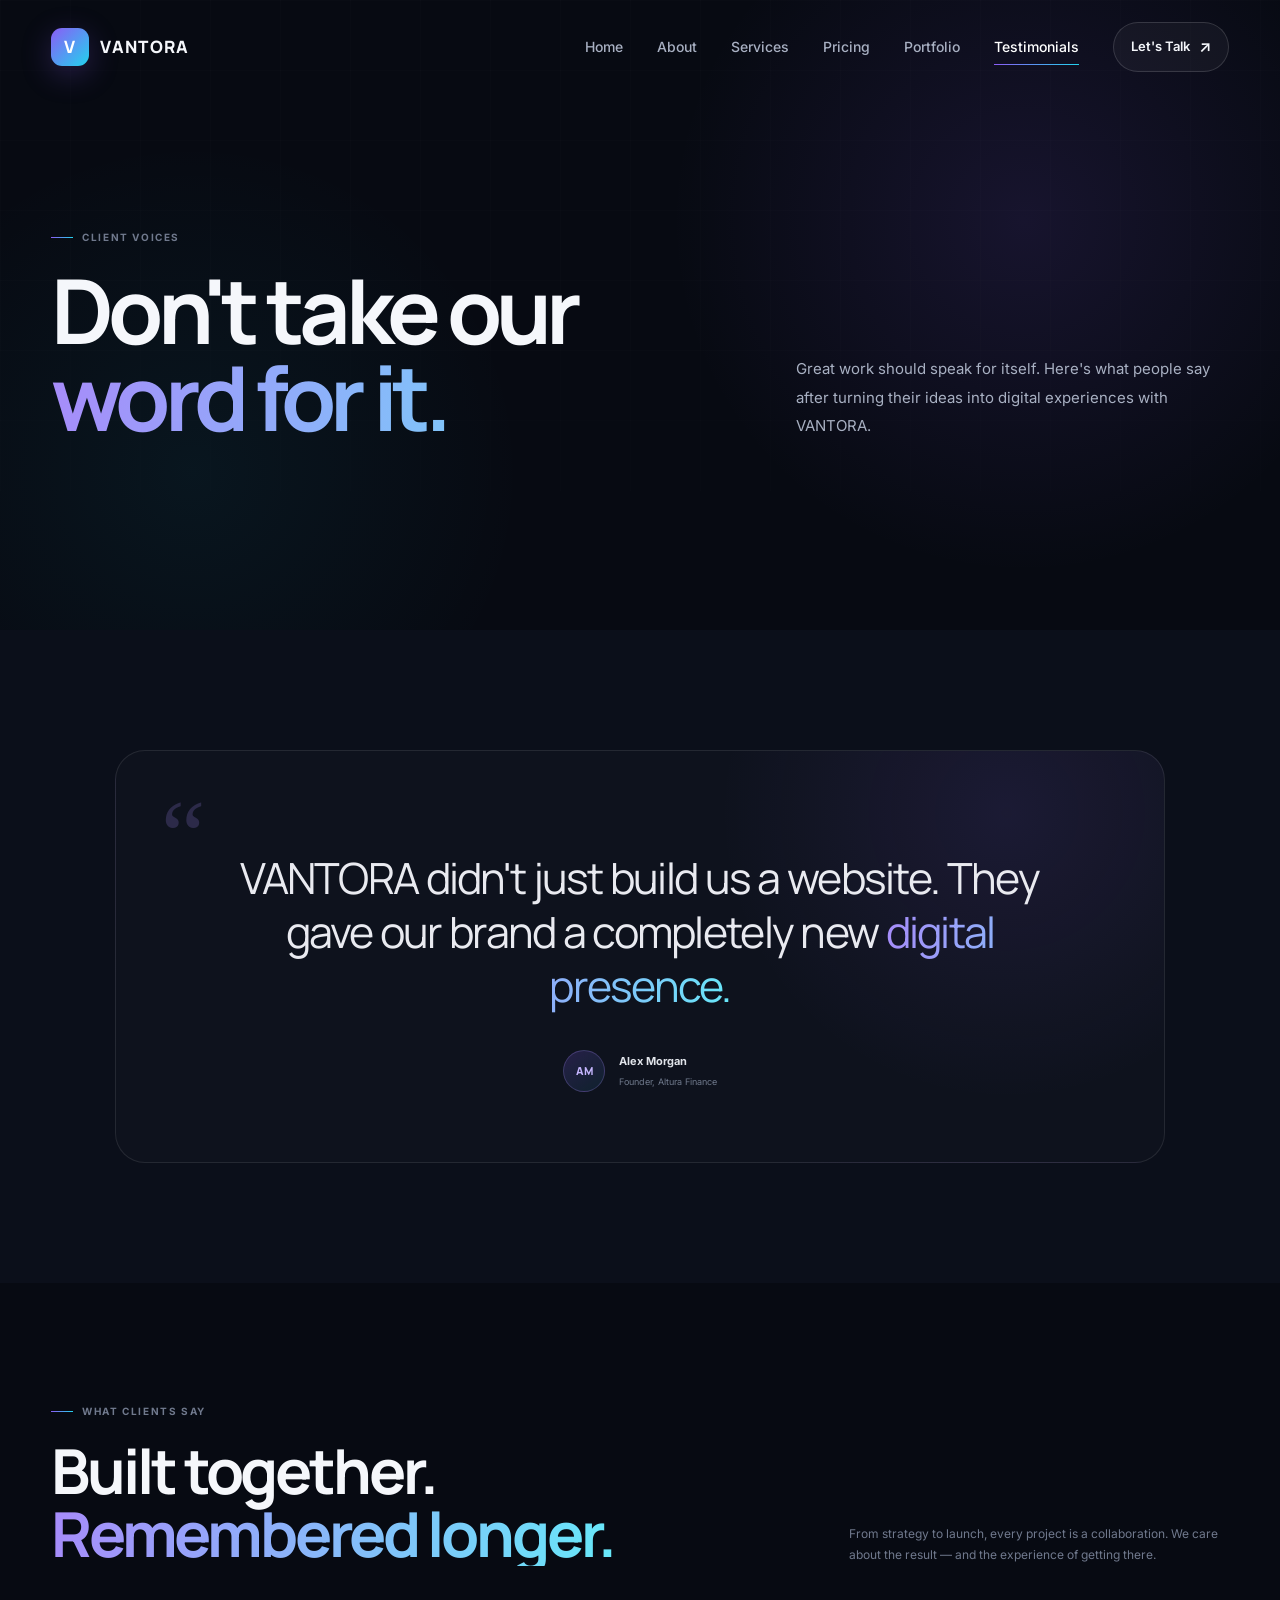
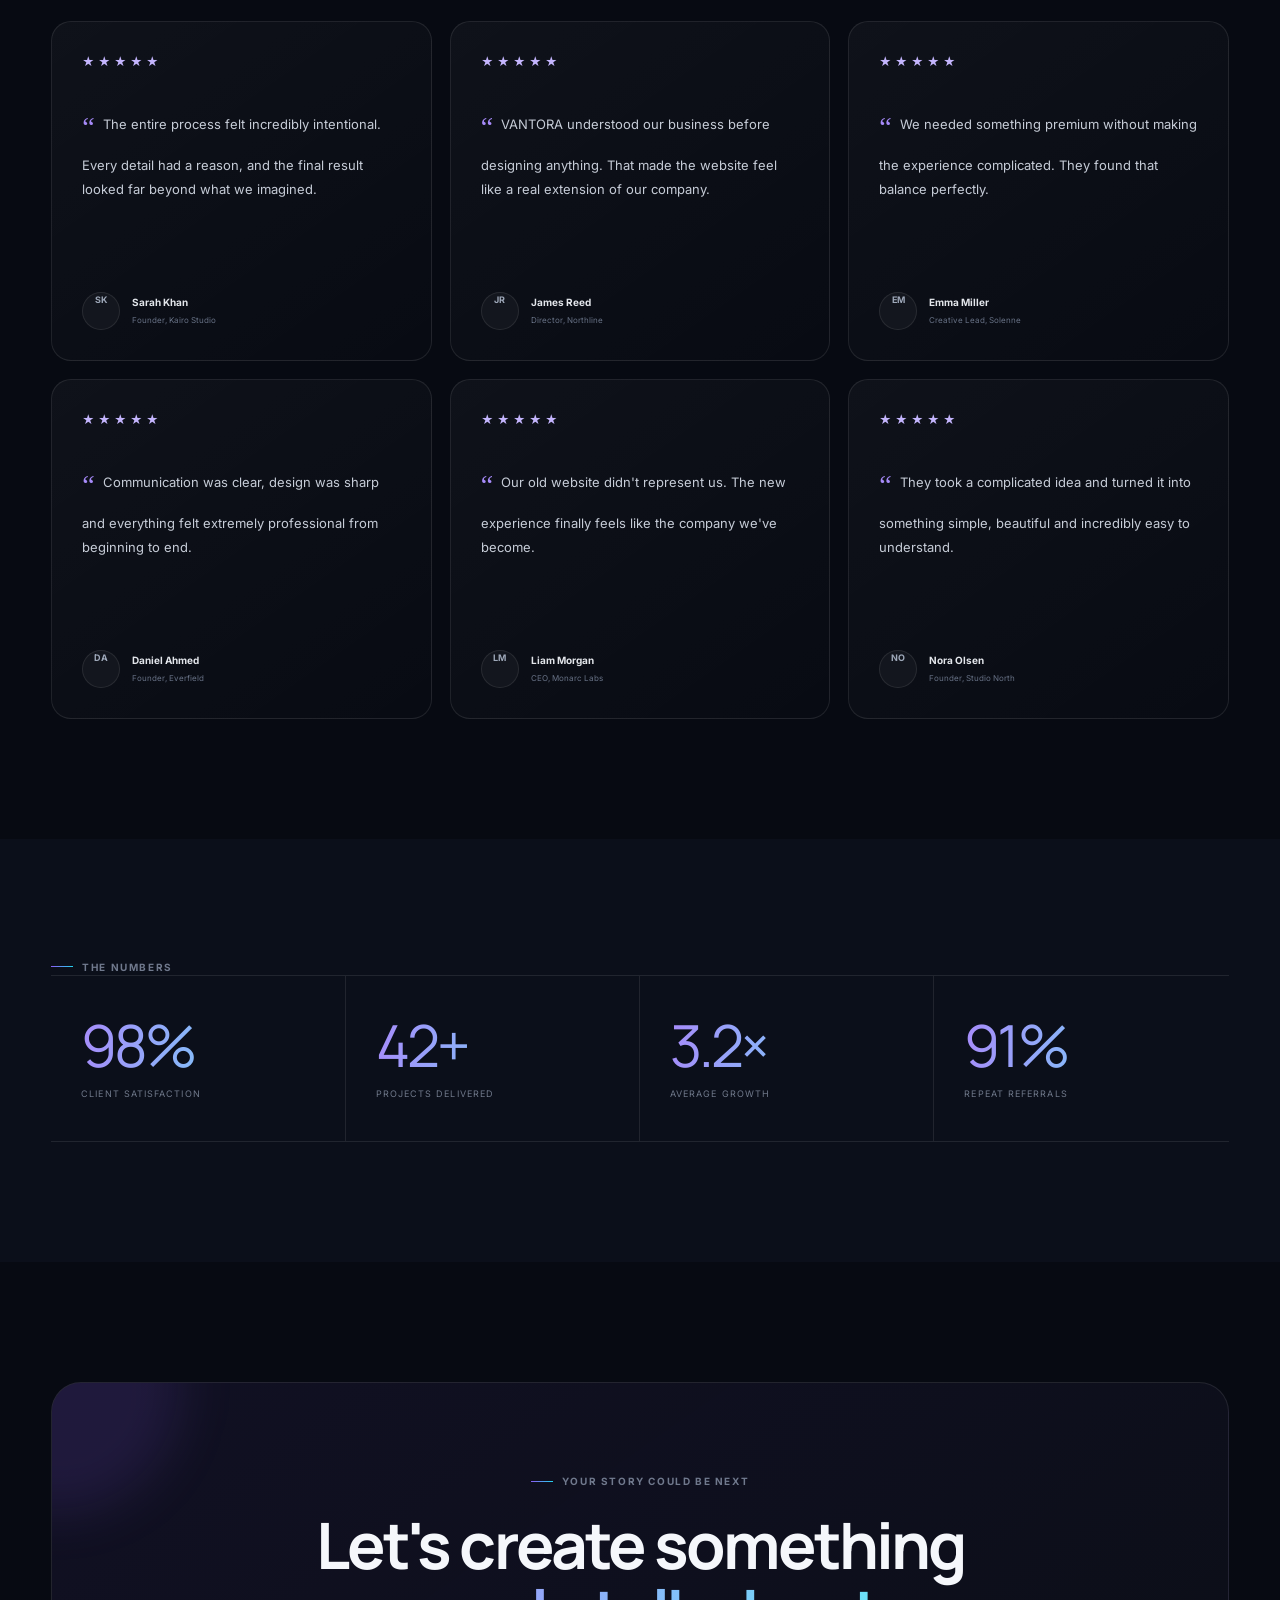
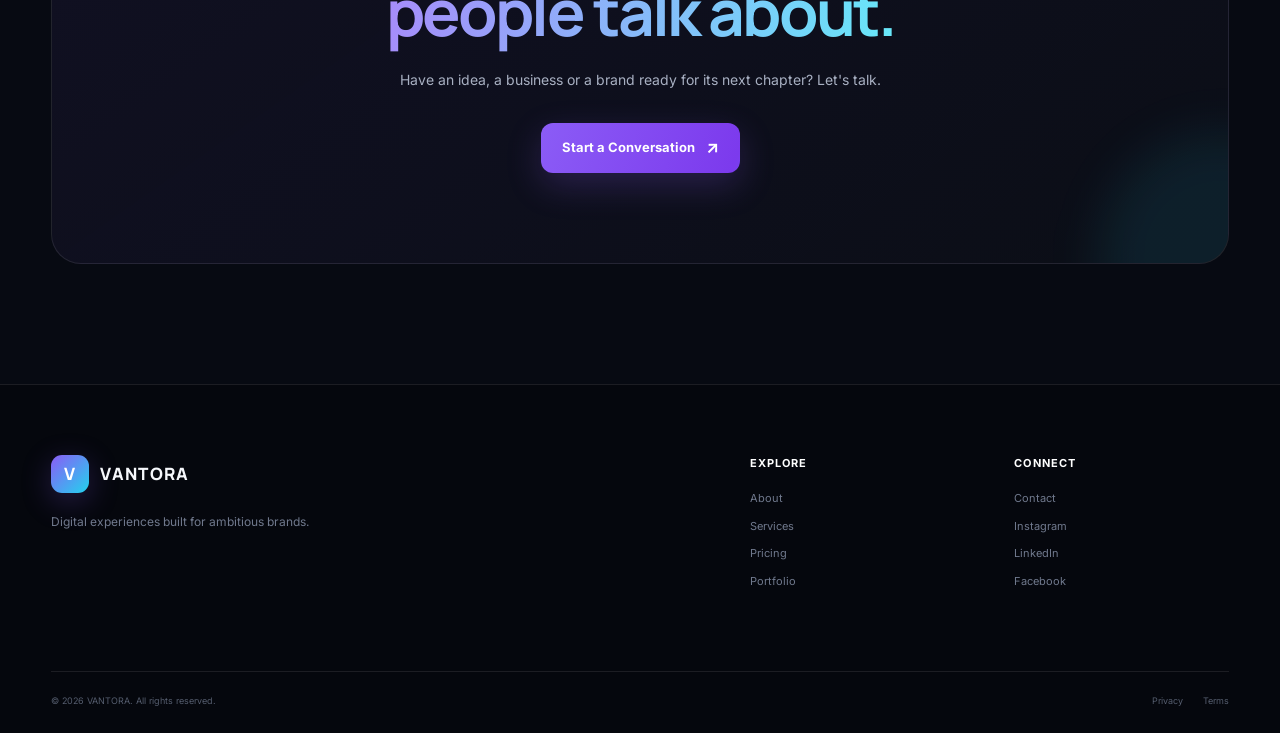
<file: testimonials.html>
<!DOCTYPE html>
<html lang="en">
<head>
    <meta charset="UTF-8">
    <meta name="viewport" content="width=device-width, initial-scale=1.0">

    <title>Testimonials — VANTORA</title>

    <meta name="description" content="See what clients say about working with VANTORA and their digital experiences.">

    <link rel="preconnect" href="https://fonts.googleapis.com">
    <link rel="preconnect" href="https://fonts.gstatic.com" crossorigin>

    <link href="https://fonts.googleapis.com/css2?family=Inter:wght@400;500;600;700;800&family=Manrope:wght@500;600;700;800&display=swap" rel="stylesheet">

    <link rel="stylesheet" href="style.css">

    <style>

        /* =========================================
           TESTIMONIAL HERO
        ========================================= */

        .testimonial-hero {
            position: relative;

            min-height: 70vh;

            display: flex;
            align-items: center;

            padding-top: 130px;
            padding-bottom: 90px;

            overflow: hidden;

            background:
                radial-gradient(
                    circle at 80% 35%,
                    rgba(139,92,246,0.12),
                    transparent 32%
                ),
                radial-gradient(
                    circle at 15% 75%,
                    rgba(34,211,238,0.06),
                    transparent 28%
                );
        }

        .testimonial-hero-grid {
            display: grid;

            grid-template-columns: 1fr 0.65fr;

            gap: 80px;

            align-items: end;
        }

        .testimonial-hero h1 {
            margin-top: 22px;

            max-width: 950px;

            font-family: "Manrope", sans-serif;

            font-size: clamp(48px, 7vw, 92px);

            line-height: 0.97;

            letter-spacing: -0.065em;
        }

        .testimonial-hero h1 span {
            display: block;

            background:
                linear-gradient(
                    100deg,
                    #a78bfa,
                    #67e8f9
                );

            -webkit-background-clip: text;
            background-clip: text;

            color: transparent;
        }

        .testimonial-hero-copy {
            color: var(--text-soft);

            font-size: 15px;

            line-height: 1.9;
        }


        /* =========================================
           FEATURED QUOTE
        ========================================= */

        .featured-testimonial {
            background: var(--bg-soft);
        }

        .featured-quote {
            position: relative;

            max-width: 1050px;

            margin: auto;

            padding: 70px;

            border: 1px solid var(--border);

            border-radius: var(--radius-lg);

            background:
                radial-gradient(
                    circle at 85% 15%,
                    rgba(139,92,246,0.10),
                    transparent 30%
                ),
                rgba(255,255,255,0.015);
        }

        .quote-mark {
            position: absolute;

            top: 35px;
            left: 45px;

            color: rgba(167,139,250,0.20);

            font-family: Georgia, serif;

            font-size: 100px;

            line-height: 1;
        }

        .featured-quote blockquote {
            position: relative;

            z-index: 1;

            max-width: 850px;

            margin: 0 auto;

            padding-top: 30px;

            font-family: "Manrope", sans-serif;

            font-size: clamp(25px, 4vw, 43px);

            line-height: 1.25;

            letter-spacing: -0.04em;

            text-align: center;

            color: #e9eaf0;
        }

        .featured-quote blockquote span {
            background:
                linear-gradient(
                    100deg,
                    #a78bfa,
                    #67e8f9
                );

            -webkit-background-clip: text;
            background-clip: text;

            color: transparent;
        }

        .featured-author {
            display: flex;

            justify-content: center;

            align-items: center;

            gap: 14px;

            margin-top: 38px;
        }

        .author-avatar {
            width: 42px;
            height: 42px;

            display: grid;

            place-items: center;

            border: 1px solid rgba(167,139,250,0.25);

            border-radius: 50%;

            background:
                linear-gradient(
                    145deg,
                    rgba(139,92,246,0.20),
                    rgba(34,211,238,0.08)
                );

            color: #c4b5fd;

            font-family: "Manrope", sans-serif;

            font-size: 11px;

            font-weight: 800;
        }

        .author-info {
            display: flex;

            flex-direction: column;

            gap: 4px;
        }

        .author-info strong {
            color: #e1e4ea;

            font-size: 11px;
        }

        .author-info span {
            color: #707a8d;

            font-size: 9px;
        }


        /* =========================================
           TESTIMONIAL GRID
        ========================================= */

        .testimonials-section {
            background: var(--bg);
        }

        .testimonials-heading {
            display: flex;

            align-items: flex-end;

            justify-content: space-between;

            gap: 50px;

            margin-bottom: 55px;
        }

        .testimonials-heading h2 {
            margin-top: 20px;

            font-family: "Manrope", sans-serif;

            font-size: clamp(38px, 5vw, 62px);

            line-height: 1.02;

            letter-spacing: -0.05em;
        }

        .testimonials-heading h2 span {
            display: block;

            background:
                linear-gradient(
                    100deg,
                    #a78bfa,
                    #67e8f9
                );

            -webkit-background-clip: text;
            background-clip: text;

            color: transparent;
        }

        .testimonials-heading p {
            max-width: 380px;

            color: var(--text-muted);

            font-size: 12px;

            line-height: 1.8;
        }

        .testimonials-grid {
            display: grid;

            grid-template-columns: repeat(3, 1fr);

            gap: 18px;
        }

        .testimonial-card {
            position: relative;

            min-height: 340px;

            display: flex;

            flex-direction: column;

            padding: 30px;

            border: 1px solid var(--border);

            border-radius: var(--radius-md);

            background:
                linear-gradient(
                    145deg,
                    rgba(255,255,255,0.035),
                    rgba(255,255,255,0.008)
                );

            transition:
                transform var(--transition),
                border-color var(--transition),
                background var(--transition);
        }

        .testimonial-card:hover {
            transform: translateY(-7px);

            border-color:
                rgba(139,92,246,0.28);

            background:
                linear-gradient(
                    145deg,
                    rgba(139,92,246,0.07),
                    rgba(255,255,255,0.008)
                );
        }

        .testimonial-stars {
            color: #c4b5fd;

            font-size: 12px;

            letter-spacing: 3px;
        }

        .testimonial-card blockquote {
            margin-top: 30px;

            color: #c6ccd7;

            font-size: 13px;

            line-height: 1.85;
        }

        .testimonial-card blockquote::before {
            content: "“";

            color: #a78bfa;

            font-family: Georgia, serif;

            font-size: 28px;

            vertical-align: -7px;

            margin-right: 4px;
        }

        .testimonial-person {
            display: flex;

            align-items: center;

            gap: 12px;

            margin-top: auto;

            padding-top: 30px;
        }

        .testimonial-avatar {
            width: 38px;
            height: 38px;

            display: grid;

            place-items: center;

            border: 1px solid var(--border);

            border-radius: 50%;

            background:
                rgba(255,255,255,0.035);

            color: #9ea8b9;

            font-size: 9px;

            font-weight: 700;
        }

        .testimonial-person div {
            display: flex;

            flex-direction: column;

            gap: 4px;
        }

        .testimonial-person strong {
            color: #e3e6eb;

            font-size: 10px;
        }

        .testimonial-person span {
            color: #687286;

            font-size: 8px;
        }


        /* =========================================
           NUMBERS
        ========================================= */

        .results-section {
            background: var(--bg-soft);
        }

        .results-grid {
            display: grid;

            grid-template-columns: repeat(4, 1fr);

            border-top: 1px solid var(--border);

            border-bottom: 1px solid var(--border);
        }

        .result-item {
            padding: 40px 30px;

            border-right: 1px solid var(--border);
        }

        .result-item:last-child {
            border-right: 0;
        }

        .result-number {
            font-family: "Manrope", sans-serif;

            font-size: clamp(35px, 5vw, 58px);

            line-height: 1;

            letter-spacing: -0.05em;

            background:
                linear-gradient(
                    100deg,
                    #a78bfa,
                    #67e8f9
                );

            -webkit-background-clip: text;
            background-clip: text;

            color: transparent;
        }

        .result-label {
            display: block;

            margin-top: 13px;

            color: #70798b;

            font-size: 9px;

            text-transform: uppercase;

            letter-spacing: 0.12em;
        }


        /* =========================================
           CTA
        ========================================= */

        .testimonial-cta {
            background: var(--bg);
        }


        /* =========================================
           RESPONSIVE
        ========================================= */

        @media (max-width: 950px) {

            .testimonial-hero-grid {
                grid-template-columns: 1fr;

                gap: 35px;
            }

            .testimonials-heading {
                align-items: flex-start;

                flex-direction: column;
            }

            .testimonials-grid {
                grid-template-columns: 1fr 1fr;
            }

            .results-grid {
                grid-template-columns: 1fr 1fr;
            }

            .result-item:nth-child(2) {
                border-right: 0;
            }

            .result-item:nth-child(-n+2) {
                border-bottom: 1px solid var(--border);
            }

        }


        @media (max-width: 650px) {

            .testimonial-hero {
                min-height: auto;

                padding-top: 120px;

                padding-bottom: 75px;
            }

            .testimonial-hero h1 {
                font-size: 48px;
            }

            .featured-quote {
                padding: 45px 25px;
            }

            .quote-mark {
                left: 20px;
            }

            .testimonials-grid {
                grid-template-columns: 1fr;
            }

            .results-grid {
                grid-template-columns: 1fr 1fr;
            }

            .result-item {
                padding: 30px 20px;
            }

        }

    </style>
</head>

<body>


    <!-- =========================================
         PAGE LOADER
    ========================================== -->

    <div class="page-loader" id="pageLoader">

        <div class="loader-logo">
            V
        </div>

        <div class="loader-line"></div>

    </div>


    <!-- =========================================
         HEADER
    ========================================== -->

    <header class="header" id="header">

        <div class="container nav-container">

            <a href="index.html" class="logo">

                <span class="logo-mark">
                    V
                </span>

                <span class="logo-text">
                    VANTORA
                </span>

            </a>


            <nav class="nav-menu" id="navMenu">

                <a href="index.html" class="nav-link">
                    Home
                </a>

                <a href="about.html" class="nav-link">
                    About
                </a>

                <a href="services.html" class="nav-link">
                    Services
                </a>

                <a href="pricing.html" class="nav-link">
                    Pricing
                </a>

                <a href="portfolio.html" class="nav-link">
                    Portfolio
                </a>

                <a href="testimonials.html" class="nav-link active">
                    Testimonials
                </a>

                <a href="contact.html" class="nav-cta">

                    Let's Talk

                    <span>
                        ↗
                    </span>

                </a>

            </nav>


            <button
                class="menu-toggle"
                id="menuToggle"
                aria-label="Open Menu">

                <span></span>
                <span></span>
                <span></span>

            </button>

        </div>

    </header>


    <!-- =========================================
         MAIN
    ========================================== -->

    <main>


        <!-- =====================================
             HERO
        ====================================== -->

        <section class="testimonial-hero">

            <div class="hero-grid"></div>

            <div class="container testimonial-hero-grid">

                <div>

                    <div class="section-label">

                        <span></span>

                        CLIENT VOICES

                    </div>


                    <h1>

                        Don't take our
                        <span>word for it.</span>

                    </h1>

                </div>


                <div class="testimonial-hero-copy">

                    <p>

                        Great work should speak for itself.
                        Here's what people say after turning
                        their ideas into digital experiences
                        with VANTORA.

                    </p>

                </div>

            </div>

        </section>


        <!-- =====================================
             FEATURED TESTIMONIAL
        ====================================== -->

        <section class="featured-testimonial section-padding">

            <div class="container">

                <div class="featured-quote">

                    <div class="quote-mark">
                        “
                    </div>


                    <blockquote>

                        VANTORA didn't just build us a website.
                        They gave our brand a completely new
                        <span>digital presence.</span>

                    </blockquote>


                    <div class="featured-author">

                        <div class="author-avatar">
                            AM
                        </div>


                        <div class="author-info">

                            <strong>
                                Alex Morgan
                            </strong>

                            <span>
                                Founder, Altura Finance
                            </span>

                        </div>

                    </div>

                </div>

            </div>

        </section>


        <!-- =====================================
             TESTIMONIAL GRID
        ====================================== -->

        <section class="testimonials-section section-padding">

            <div class="container">


                <div class="testimonials-heading">

                    <div>

                        <div class="section-label">

                            <span></span>

                            WHAT CLIENTS SAY

                        </div>


                        <h2>

                            Built together.
                            <span>Remembered longer.</span>

                        </h2>

                    </div>


                    <p>

                        From strategy to launch, every project
                        is a collaboration. We care about the
                        result — and the experience of getting
                        there.

                    </p>

                </div>


                <div class="testimonials-grid">


                    <!-- CARD 01 -->

                    <article class="testimonial-card">

                        <div class="testimonial-stars">
                            ★★★★★
                        </div>


                        <blockquote>

                            The entire process felt incredibly
                            intentional. Every detail had a reason,
                            and the final result looked far beyond
                            what we imagined.

                        </blockquote>


                        <div class="testimonial-person">

                            <div class="testimonial-avatar">
                                SK
                            </div>


                            <div>

                                <strong>
                                    Sarah Khan
                                </strong>

                                <span>
                                    Founder, Kairo Studio
                                </span>

                            </div>

                        </div>

                    </article>


                    <!-- CARD 02 -->

                    <article class="testimonial-card">

                        <div class="testimonial-stars">
                            ★★★★★
                        </div>


                        <blockquote>

                            VANTORA understood our business before
                            designing anything. That made the
                            website feel like a real extension of
                            our company.

                        </blockquote>


                        <div class="testimonial-person">

                            <div class="testimonial-avatar">
                                JR
                            </div>


                            <div>

                                <strong>
                                    James Reed
                                </strong>

                                <span>
                                    Director, Northline
                                </span>

                            </div>

                        </div>

                    </article>


                    <!-- CARD 03 -->

                    <article class="testimonial-card">

                        <div class="testimonial-stars">
                            ★★★★★
                        </div>


                        <blockquote>

                            We needed something premium without
                            making the experience complicated.
                            They found that balance perfectly.

                        </blockquote>


                        <div class="testimonial-person">

                            <div class="testimonial-avatar">
                                EM
                            </div>


                            <div>

                                <strong>
                                    Emma Miller
                                </strong>

                                <span>
                                    Creative Lead, Solenne
                                </span>

                            </div>

                        </div>

                    </article>


                    <!-- CARD 04 -->

                    <article class="testimonial-card">

                        <div class="testimonial-stars">
                            ★★★★★
                        </div>


                        <blockquote>

                            Communication was clear, design was
                            sharp and everything felt extremely
                            professional from beginning to end.

                        </blockquote>


                        <div class="testimonial-person">

                            <div class="testimonial-avatar">
                                DA
                            </div>


                            <div>

                                <strong>
                                    Daniel Ahmed
                                </strong>

                                <span>
                                    Founder, Everfield
                                </span>

                            </div>

                        </div>

                    </article>


                    <!-- CARD 05 -->

                    <article class="testimonial-card">

                        <div class="testimonial-stars">
                            ★★★★★
                        </div>


                        <blockquote>

                            Our old website didn't represent us.
                            The new experience finally feels like
                            the company we've become.

                        </blockquote>


                        <div class="testimonial-person">

                            <div class="testimonial-avatar">
                                LM
                            </div>


                            <div>

                                <strong>
                                    Liam Morgan
                                </strong>

                                <span>
                                    CEO, Monarc Labs
                                </span>

                            </div>

                        </div>

                    </article>


                    <!-- CARD 06 -->

                    <article class="testimonial-card">

                        <div class="testimonial-stars">
                            ★★★★★
                        </div>


                        <blockquote>

                            They took a complicated idea and turned
                            it into something simple, beautiful and
                            incredibly easy to understand.

                        </blockquote>


                        <div class="testimonial-person">

                            <div class="testimonial-avatar">
                                NO
                            </div>


                            <div>

                                <strong>
                                    Nora Olsen
                                </strong>

                                <span>
                                    Founder, Studio North
                                </span>

                            </div>

                        </div>

                    </article>


                </div>

            </div>

        </section>


        <!-- =====================================
             RESULTS
        ====================================== -->

        <section class="results-section section-padding">

            <div class="container">


                <div class="section-label">

                    <span></span>

                    THE NUMBERS

                </div>


                <div class="results-grid">


                    <div class="result-item">

                        <div class="result-number">
                            98%
                        </div>

                        <span class="result-label">
                            Client Satisfaction
                        </span>

                    </div>


                    <div class="result-item">

                        <div class="result-number">
                            42+
                        </div>

                        <span class="result-label">
                            Projects Delivered
                        </span>

                    </div>


                    <div class="result-item">

                        <div class="result-number">
                            3.2×
                        </div>

                        <span class="result-label">
                            Average Growth
                        </span>

                    </div>


                    <div class="result-item">

                        <div class="result-number">
                            91%
                        </div>

                        <span class="result-label">
                            Repeat Referrals
                        </span>

                    </div>


                </div>

            </div>

        </section>


        <!-- =====================================
             CTA
        ====================================== -->

        <section class="testimonial-cta section-padding">

            <div class="container">

                <div class="cta-box">

                    <div class="section-label">

                        <span></span>

                        YOUR STORY COULD BE NEXT

                    </div>


                    <h2>

                        Let's create something
                        <span>people talk about.</span>

                    </h2>


                    <p>

                        Have an idea, a business or a brand
                        ready for its next chapter? Let's talk.

                    </p>


                    <a
                        href="contact.html"
                        class="btn btn-primary">

                        Start a Conversation

                        <span>
                            ↗
                        </span>

                    </a>

                </div>

            </div>

        </section>

    </main>


    <!-- =========================================
         FOOTER
    ========================================== -->

    <footer class="footer">

        <div class="container">

            <div class="footer-top">


                <div class="footer-brand">

                    <a href="index.html" class="logo">

                        <span class="logo-mark">
                            V
                        </span>

                        <span class="logo-text">
                            VANTORA
                        </span>

                    </a>


                    <p>

                        Digital experiences built for
                        ambitious brands.

                    </p>

                </div>


                <div class="footer-links">


                    <div>

                        <h4>
                            Explore
                        </h4>

                        <a href="about.html">
                            About
                        </a>

                        <a href="services.html">
                            Services
                        </a>

                        <a href="pricing.html">
                            Pricing
                        </a>

                        <a href="portfolio.html">
                            Portfolio
                        </a>

                    </div>


                    <div>

                        <h4>
                            Connect
                        </h4>

                        <a href="contact.html">
                            Contact
                        </a>

                        <a href="#">
                            Instagram
                        </a>

                        <a href="#">
                            LinkedIn
                        </a>

                        <a href="#">
                            Facebook
                        </a>

                    </div>

                </div>

            </div>


            <div class="footer-bottom">

                <span>
                    © 2026 VANTORA. All rights reserved.
                </span>


                <div>

                    <a href="#">
                        Privacy
                    </a>

                    <a href="#">
                        Terms
                    </a>

                </div>

            </div>

        </div>

    </footer>


    <script src="script.js"></script>

</body>
</html>
</file>
<file: style.css>
/* =========================================================
   VANTORA — PREMIUM WEBSITE
   Main Stylesheet
========================================================= */

/* =========================
   ROOT
========================= */

:root {
    --bg: #070a12;
    --bg-soft: #0b0f1a;
    --surface: #101522;
    --surface-2: #151b2a;

    --text: #f5f7fb;
    --text-soft: #a8b0c2;
    --text-muted: #70798d;

    --accent: #8b5cf6;
    --accent-2: #22d3ee;

    --border: rgba(255, 255, 255, 0.09);
    --border-light: rgba(255, 255, 255, 0.14);

    --container: 1200px;

    --radius-sm: 12px;
    --radius-md: 20px;
    --radius-lg: 30px;

    --transition: 0.35s ease;
}


/* =========================
   RESET
========================= */

* {
    margin: 0;
    padding: 0;
    box-sizing: border-box;
}

html {
    scroll-behavior: smooth;
}

body {
    font-family: "Inter", sans-serif;
    background: var(--bg);
    color: var(--text);
    overflow-x: hidden;
    line-height: 1.6;
}

body.loaded {
    overflow-x: hidden;
}

a {
    color: inherit;
    text-decoration: none;
}

button,
input,
textarea {
    font: inherit;
}

button {
    border: none;
    cursor: pointer;
}

img {
    max-width: 100%;
    display: block;
}

::selection {
    background: var(--accent);
    color: white;
}


/* =========================
   SCROLLBAR
========================= */

::-webkit-scrollbar {
    width: 8px;
}

::-webkit-scrollbar-track {
    background: #070a12;
}

::-webkit-scrollbar-thumb {
    background: #292f42;
    border-radius: 20px;
}

::-webkit-scrollbar-thumb:hover {
    background: #444c66;
}


/* =========================
   CONTAINER
========================= */

.container {
    width: min(92%, var(--container));
    margin: 0 auto;
}

.section-padding {
    padding: 120px 0;
}


/* =========================
   PAGE LOADER
========================= */

.page-loader {
    position: fixed;
    inset: 0;
    z-index: 9999;

    display: flex;
    flex-direction: column;
    justify-content: center;
    align-items: center;

    background: #070a12;

    transition:
        opacity 0.7s ease,
        visibility 0.7s ease;
}

.page-loader.hide {
    opacity: 0;
    visibility: hidden;
    pointer-events: none;
}

.loader-logo {
    width: 64px;
    height: 64px;

    display: grid;
    place-items: center;

    border: 1px solid rgba(255,255,255,0.2);
    border-radius: 18px;

    font-family: "Manrope", sans-serif;
    font-size: 28px;
    font-weight: 800;

    background:
        linear-gradient(
            135deg,
            rgba(139,92,246,0.25),
            rgba(34,211,238,0.12)
        );

    box-shadow:
        0 0 40px rgba(139,92,246,0.25);
}

.loader-line {
    width: 100px;
    height: 2px;

    margin-top: 22px;

    overflow: hidden;

    background: rgba(255,255,255,0.1);
}

.loader-line::after {
    content: "";
    display: block;

    width: 45%;
    height: 100%;

    background: linear-gradient(
        90deg,
        var(--accent),
        var(--accent-2)
    );

    animation: loaderMove 1.2s infinite ease-in-out;
}

@keyframes loaderMove {
    0% {
        transform: translateX(-120%);
    }

    100% {
        transform: translateX(300%);
    }
}


/* =========================
   HEADER
========================= */

.header {
    position: fixed;
    top: 0;
    left: 0;

    width: 100%;
    z-index: 1000;

    padding: 22px 0;

    transition:
        background var(--transition),
        padding var(--transition),
        border var(--transition);
}

.header.scrolled {
    padding: 14px 0;

    background: rgba(7, 10, 18, 0.82);

    backdrop-filter: blur(20px);
    -webkit-backdrop-filter: blur(20px);

    border-bottom: 1px solid var(--border);
}

.nav-container {
    display: flex;
    align-items: center;
    justify-content: space-between;
}


/* =========================
   LOGO
========================= */

.logo {
    display: inline-flex;
    align-items: center;
    gap: 11px;

    font-family: "Manrope", sans-serif;
    font-size: 17px;
    font-weight: 800;
    letter-spacing: 0.08em;
}

.logo-mark {
    width: 38px;
    height: 38px;

    display: grid;
    place-items: center;

    border-radius: 11px;

    background:
        linear-gradient(
            135deg,
            var(--accent),
            var(--accent-2)
        );

    color: white;

    font-size: 17px;

    box-shadow:
        0 8px 30px rgba(139,92,246,0.25);
}

.logo-text {
    color: var(--text);
}


/* =========================
   NAVIGATION
========================= */

.nav-menu {
    display: flex;
    align-items: center;
    gap: 34px;
}

.nav-link {
    position: relative;

    color: var(--text-soft);

    font-size: 14px;
    font-weight: 500;

    transition: color var(--transition);
}

.nav-link::after {
    content: "";

    position: absolute;
    left: 0;
    bottom: -7px;

    width: 0;
    height: 1px;

    background: linear-gradient(
        90deg,
        var(--accent),
        var(--accent-2)
    );

    transition: width var(--transition);
}

.nav-link:hover,
.nav-link.active {
    color: white;
}

.nav-link:hover::after,
.nav-link.active::after {
    width: 100%;
}

.nav-cta {
    display: inline-flex;
    align-items: center;
    gap: 9px;

    padding: 11px 17px;

    border: 1px solid var(--border-light);
    border-radius: 999px;

    background: rgba(255,255,255,0.04);

    font-size: 13px;
    font-weight: 600;

    transition:
        background var(--transition),
        border var(--transition),
        transform var(--transition);
}

.nav-cta span {
    font-size: 16px;
}

.nav-cta:hover {
    background: rgba(255,255,255,0.09);
    border-color: rgba(255,255,255,0.25);
    transform: translateY(-2px);
}


/* =========================
   MOBILE MENU
========================= */

.menu-toggle {
    display: none;

    width: 45px;
    height: 45px;

    border: 1px solid var(--border);
    border-radius: 12px;

    background: rgba(255,255,255,0.04);
}

.menu-toggle span {
    display: block;

    width: 20px;
    height: 2px;

    margin: 4px auto;

    background: white;

    transition: var(--transition);
}


/* =========================
   HERO
========================= */

.hero {
    position: relative;

    min-height: 100vh;

    display: flex;
    align-items: center;

    padding-top: 110px;

    overflow: hidden;
}

.hero-grid {
    position: absolute;
    inset: 0;

    opacity: 0.32;

    background-image:
        linear-gradient(
            rgba(255,255,255,0.035) 1px,
            transparent 1px
        ),
        linear-gradient(
            90deg,
            rgba(255,255,255,0.035) 1px,
            transparent 1px
        );

    background-size: 70px 70px;

    mask-image: linear-gradient(
        to bottom,
        black 0%,
        rgba(0,0,0,0.7) 60%,
        transparent 100%
    );
}

.hero-glow {
    position: absolute;

    border-radius: 50%;

    filter: blur(10px);

    pointer-events: none;
}

.glow-one {
    width: 500px;
    height: 500px;

    top: 5%;
    left: -200px;

    background: rgba(139,92,246,0.14);

    box-shadow:
        0 0 180px 80px rgba(139,92,246,0.08);
}

.glow-two {
    width: 420px;
    height: 420px;

    right: -130px;
    bottom: 5%;

    background: rgba(34,211,238,0.11);

    box-shadow:
        0 0 180px 70px rgba(34,211,238,0.06);
}

.hero-container {
    position: relative;
    z-index: 2;

    display: grid;
    grid-template-columns: 1.05fr 0.95fr;
    gap: 70px;

    align-items: center;
}

.hero-content {
    max-width: 700px;
}

.hero-badge {
    display: inline-flex;
    align-items: center;
    gap: 9px;

    padding: 8px 13px;

    border: 1px solid var(--border);
    border-radius: 999px;

    background: rgba(255,255,255,0.035);

    color: var(--text-soft);

    font-size: 12px;

    backdrop-filter: blur(10px);
}

.status-dot {
    width: 7px;
    height: 7px;

    border-radius: 50%;

    background: #4ade80;

    box-shadow:
        0 0 0 5px rgba(74,222,128,0.09),
        0 0 15px rgba(74,222,128,0.5);

    animation: pulse 2s infinite;
}

@keyframes pulse {
    0%,
    100% {
        opacity: 1;
    }

    50% {
        opacity: 0.45;
    }
}

.hero h1 {
    margin-top: 28px;

    font-family: "Manrope", sans-serif;

    font-size: clamp(48px, 6vw, 82px);
    line-height: 0.99;

    letter-spacing: -0.055em;

    max-width: 760px;
}

.gradient-text {
    background:
        linear-gradient(
            100deg,
            #ffffff 0%,
            #a78bfa 45%,
            #67e8f9 100%
        );

    -webkit-background-clip: text;
    background-clip: text;

    color: transparent;
}

.hero-description {
    max-width: 590px;

    margin-top: 28px;

    color: var(--text-soft);

    font-size: 16px;
    line-height: 1.8;
}

.hero-buttons {
    display: flex;
    flex-wrap: wrap;
    gap: 13px;

    margin-top: 34px;
}

.btn {
    display: inline-flex;
    align-items: center;
    justify-content: center;
    gap: 11px;

    min-height: 50px;

    padding: 0 21px;

    border-radius: 12px;

    font-size: 13px;
    font-weight: 700;

    transition:
        transform var(--transition),
        box-shadow var(--transition),
        background var(--transition);
}

.btn span {
    font-size: 17px;
}

.btn-primary {
    color: white;

    background:
        linear-gradient(
            110deg,
            var(--accent),
            #7c3aed 50%,
            var(--accent-2)
        );

    background-size: 200% 100%;

    box-shadow:
        0 12px 35px rgba(139,92,246,0.22);
}

.btn-primary:hover {
    transform: translateY(-3px);

    background-position: 100% 0;

    box-shadow:
        0 18px 45px rgba(139,92,246,0.3);
}

.btn-secondary {
    border: 1px solid var(--border-light);

    background: rgba(255,255,255,0.035);

    color: var(--text);
}

.btn-secondary:hover {
    transform: translateY(-3px);

    background: rgba(255,255,255,0.08);
}


/* =========================
   HERO TRUST
========================= */

.hero-trust {
    display: flex;
    align-items: center;
    gap: 13px;

    margin-top: 42px;
}

.trust-avatars {
    display: flex;
}

.avatar {
    width: 30px;
    height: 30px;

    margin-left: -7px;

    display: grid;
    place-items: center;

    border: 2px solid var(--bg);
    border-radius: 50%;

    background:
        linear-gradient(
            135deg,
            #252b3c,
            #171c2b
        );

    color: white;

    font-size: 10px;
    font-weight: 700;
}

.avatar:first-child {
    margin-left: 0;
}

.hero-trust strong,
.hero-trust span {
    display: block;
}

.hero-trust strong {
    font-size: 11px;
    font-weight: 600;
}

.hero-trust span {
    margin-top: 3px;

    color: var(--text-muted);

    font-size: 10px;
}


/* =========================
   HERO VISUAL
========================= */

.hero-visual {
    position: relative;

    min-height: 550px;

    display: grid;
    place-items: center;
}

.visual-orbit {
    position: absolute;

    border: 1px solid rgba(255,255,255,0.05);

    border-radius: 50%;

    transform: rotate(-20deg);
}

.orbit-one {
    width: 430px;
    height: 220px;
}

.orbit-two {
    width: 520px;
    height: 300px;

    transform: rotate(35deg);
}

.main-card {
    position: relative;
    z-index: 3;

    width: min(100%, 430px);

    padding: 24px;

    border: 1px solid rgba(255,255,255,0.12);
    border-radius: 25px;

    background:
        linear-gradient(
            145deg,
            rgba(25,31,48,0.96),
            rgba(11,15,25,0.96)
        );

    box-shadow:
        0 40px 100px rgba(0,0,0,0.45),
        inset 0 1px 0 rgba(255,255,255,0.05);

    transform:
        perspective(1000px)
        rotateY(-7deg)
        rotateX(3deg);
}

@keyframes cardFloat {
    0%,
    100% {
        transform:
            perspective(1000px)
            rotateY(-7deg)
            rotateX(3deg)
            translateY(0);
    }

    50% {
        transform:
            perspective(1000px)
            rotateY(-7deg)
            rotateX(3deg)
            translateY(-10px);
    }
}

.card-top {
    display: flex;
    justify-content: space-between;
    align-items: center;
}

.mini-brand {
    display: flex;
    align-items: center;
    gap: 8px;

    color: #dbe1ed;

    font-size: 10px;
    font-weight: 700;
    letter-spacing: 0.08em;
}

.mini-brand span {
    width: 25px;
    height: 25px;

    display: grid;
    place-items: center;

    border-radius: 8px;

    background:
        linear-gradient(
            135deg,
            var(--accent),
            var(--accent-2)
        );

    color: white;
}

.card-dots {
    display: flex;
    gap: 4px;
}

.card-dots i {
    width: 4px;
    height: 4px;

    border-radius: 50%;

    background: #51596d;
}

.chart-area {
    margin-top: 40px;
}

.chart-label {
    display: flex;
    align-items: end;
    justify-content: space-between;
}

.chart-label span {
    color: var(--text-muted);
    font-size: 11px;
}

.chart-label strong {
    font-family: "Manrope", sans-serif;
    font-size: 25px;
}

.chart {
    position: relative;

    height: 150px;

    margin-top: 15px;

    border-bottom: 1px solid var(--border);

    background:
        repeating-linear-gradient(
            to bottom,
            transparent 0,
            transparent 37px,
            rgba(255,255,255,0.045) 38px
        );
}

.chart-line {
    position: absolute;

    left: 0;
    bottom: 25px;

    width: 100%;
    height: 100px;

    background:
        linear-gradient(
            145deg,
            transparent 0 7%,
            rgba(139,92,246,0.1) 7% 8%,
            transparent 8% 18%,
            rgba(34,211,238,0.12) 18% 19%,
            transparent 19% 29%,
            rgba(139,92,246,0.15) 29% 30%,
            transparent 30% 44%,
            rgba(34,211,238,0.15) 44% 45%,
            transparent 45% 57%,
            rgba(139,92,246,0.2) 57% 58%,
            transparent 58% 70%,
            rgba(34,211,238,0.2) 70% 71%,
            transparent 71% 82%,
            rgba(139,92,246,0.28) 82% 83%,
            transparent 83%
        );

    clip-path: polygon(
        0 90%,
        12% 76%,
        23% 82%,
        35% 58%,
        47% 66%,
        58% 42%,
        69% 51%,
        80% 26%,
        90% 34%,
        100% 4%,
        100% 100%,
        0 100%
    );

    opacity: 0.65;
}

.chart-point {
    position: absolute;

    width: 8px;
    height: 8px;

    border: 2px solid #dbeafe;

    border-radius: 50%;

    background: var(--accent);

    box-shadow:
        0 0 12px rgba(139,92,246,0.7);
}

.point-one {
    left: 12%;
    bottom: 61px;
}

.point-two {
    left: 35%;
    bottom: 86px;
}

.point-three {
    left: 58%;
    bottom: 102px;
}

.point-four {
    left: 80%;
    bottom: 123px;
}

.point-five {
    right: 0;
    bottom: 146px;
}

.card-stats {
    display: grid;
    grid-template-columns: repeat(3, 1fr);

    margin-top: 22px;

    padding-top: 19px;

    border-top: 1px solid var(--border);
}

.card-stats div {
    padding-right: 10px;

    border-right: 1px solid var(--border);
}

.card-stats div:last-child {
    border-right: none;
    padding-left: 10px;
}

.card-stats div:nth-child(2) {
    padding-left: 10px;
}

.card-stats span,
.card-stats strong {
    display: block;
}

.card-stats span {
    color: var(--text-muted);
    font-size: 9px;
}

.card-stats strong {
    margin-top: 4px;
    font-size: 14px;
}


/* =========================
   FLOATING CARDS
========================= */

.floating-card {
    position: absolute;
    z-index: 5;

    display: flex;
    align-items: center;
    gap: 11px;

    padding: 12px 15px;

    border: 1px solid rgba(255,255,255,0.11);
    border-radius: 14px;

    background: rgba(15,20,32,0.78);

    backdrop-filter: blur(16px);
    -webkit-backdrop-filter: blur(16px);

    box-shadow:
        0 20px 50px rgba(0,0,0,0.3);
}

.floating-top {
    top: 50px;
    right: -10px;

    animation: floatingTop 5s ease-in-out infinite;
}

.floating-bottom {
    left: -30px;
    bottom: 40px;

    animation: floatingBottom 5.5s ease-in-out infinite;
}

@keyframes floatingTop {
    0%,
    100% {
        transform: translateY(0);
    }

    50% {
        transform: translateY(-12px);
    }
}

@keyframes floatingBottom {
    0%,
    100% {
        transform: translateY(0);
    }

    50% {
        transform: translateY(10px);
    }
}

.floating-icon {
    width: 34px;
    height: 34px;

    display: grid;
    place-items: center;

    border-radius: 10px;

    background:
        rgba(139,92,246,0.16);

    color: #c4b5fd;
}

.floating-card span,
.floating-card strong {
    display: block;
}

.floating-card span {
    color: var(--text-muted);
    font-size: 8px;
}

.floating-card strong {
    margin-top: 3px;
    font-size: 11px;
}

.progress-circle {
    width: 38px;
    height: 38px;

    display: grid;
    place-items: center;

    border-radius: 50%;

    background:
        radial-gradient(
            circle,
            #121827 55%,
            transparent 56%
        ),
        conic-gradient(
            var(--accent) 0 98%,
            #242b3b 98%
        );

    font-size: 10px;
    font-weight: 800;
}


/* =========================
   HERO BOTTOM
========================= */

.hero-bottom {
    position: absolute;

    left: 0;
    bottom: 25px;

    width: 100%;

    z-index: 5;
}

.scroll-indicator {
    display: flex;
    align-items: center;
    gap: 11px;

    color: var(--text-muted);

    font-size: 10px;
    text-transform: uppercase;
    letter-spacing: 0.12em;
}

.scroll-line {
    width: 34px;
    height: 1px;

    background: linear-gradient(
        90deg,
        var(--accent),
        transparent
    );
}


/* =========================
   MARQUEE
========================= */

.marquee-section {
    overflow: hidden;

    border-top: 1px solid var(--border);
    border-bottom: 1px solid var(--border);

    background: #090d16;
}

.marquee {
    padding: 24px 0;
}

.marquee-track {
    width: max-content;

    display: flex;
    align-items: center;
    gap: 35px;

    animation: marquee 24s linear infinite;
}

.marquee-track span {
    font-family: "Manrope", sans-serif;

    color: #697287;

    font-size: 11px;
    font-weight: 700;
    letter-spacing: 0.22em;
}

.marquee-track b {
    color: #8b5cf6;
    font-size: 12px;
}

@keyframes marquee {
    from {
        transform: translateX(0);
    }

    to {
        transform: translateX(-50%);
    }
}


/* =========================
   SECTION LABEL
========================= */

.section-label {
    display: flex;
    align-items: center;
    gap: 9px;

    color: var(--text-muted);

    font-size: 10px;
    font-weight: 700;

    letter-spacing: 0.16em;
}

.section-label span {
    width: 22px;
    height: 1px;

    background:
        linear-gradient(
            90deg,
            var(--accent),
            var(--accent-2)
        );
}


/* =========================
   INTRO
========================= */

.intro-section {
    background:
        radial-gradient(
            circle at 85% 20%,
            rgba(139,92,246,0.06),
            transparent 30%
        );
}

.intro-grid {
    display: grid;
    grid-template-columns: 1fr 0.65fr;
    gap: 100px;

    margin-top: 35px;

    align-items: end;
}

.intro-grid h2,
.section-heading h2 {
    font-family: "Manrope", sans-serif;

    font-size: clamp(38px, 5vw, 65px);
    line-height: 1.05;

    letter-spacing: -0.045em;
}

.intro-grid h2 span,
.section-heading h2 span,
.cta-box h2 span {
display: inline;

    background:
        linear-gradient(
            100deg,
            #a78bfa,
            #67e8f9
        );

    -webkit-background-clip: text;
    background-clip: text;

    color: transparent;
}

.intro-text {
    padding-bottom: 2px;
}

.intro-text p {
    color: var(--text-soft);

    font-size: 15px;
    line-height: 1.85;
}

.text-link,
.outline-link {
    display: inline-flex;
    align-items: center;
    gap: 9px;

    margin-top: 26px;

    color: white;

    font-size: 12px;
    font-weight: 700;
}

.text-link span,
.outline-link span {
    font-size: 16px;

    transition: transform var(--transition);
}

.text-link:hover span,
.outline-link:hover span {
    transform: translate(4px, -4px);
}


/* =========================
   SERVICES
========================= */

.services-preview {
    background: var(--bg-soft);
}

.section-heading {
    display: flex;
    justify-content: space-between;
    align-items: end;
    gap: 30px;
}

.section-heading h2 {
    margin-top: 20px;
}

.outline-link {
    margin-top: 0;

    padding: 12px 17px;

    border: 1px solid var(--border);
    border-radius: 999px;

    color: var(--text-soft);

    transition:
        background var(--transition),
        color var(--transition),
        border var(--transition);
}

.outline-link:hover {
    color: white;

    border-color: var(--border-light);

    background: rgba(255,255,255,0.05);
}

.services-grid {
    display: grid;
    grid-template-columns: repeat(3, 1fr);
    gap: 18px;

    margin-top: 55px;
}

.service-card {
    position: relative;

    min-height: 380px;

    padding: 30px;

    overflow: hidden;

    display: flex;
    flex-direction: column;

    border: 1px solid var(--border);
    border-radius: var(--radius-md);

    background:
        linear-gradient(
            145deg,
            rgba(255,255,255,0.045),
            rgba(255,255,255,0.015)
        );

    transition:
        transform var(--transition),
        border var(--transition),
        background var(--transition);
}

.service-card::before {
    content: "";

    position: absolute;

    width: 180px;
    height: 180px;

    right: -100px;
    bottom: -100px;

    border-radius: 50%;

    background: rgba(139,92,246,0.12);

    filter: blur(20px);

    transition: transform 0.5s ease;
}

.service-card:hover {
    transform: translateY(-8px);

    border-color: rgba(139,92,246,0.32);

    background:
        linear-gradient(
            145deg,
            rgba(139,92,246,0.09),
            rgba(255,255,255,0.025)
        );
}

.service-card:hover::before {
    transform: scale(2);
}

.service-card.featured {
    background:
        linear-gradient(
            145deg,
            rgba(139,92,246,0.11),
            rgba(34,211,238,0.035)
        );

    border-color: rgba(139,92,246,0.22);
}

.service-number {
    color: #5e6678;

    font-family: "Manrope", sans-serif;

    font-size: 11px;
    font-weight: 700;
}

.service-icon {
    width: 52px;
    height: 52px;

    display: grid;
    place-items: center;

    margin-top: 62px;

    border: 1px solid var(--border);
    border-radius: 15px;

    background: rgba(255,255,255,0.035);

    color: #c4b5fd;

    font-size: 22px;

    transition:
        transform var(--transition),
        background var(--transition);
}

.service-card:hover .service-icon {
    transform: rotate(8deg) scale(1.08);

    background: rgba(139,92,246,0.14);
}

.service-card h3 {
    margin-top: 20px;

    font-family: "Manrope", sans-serif;

    font-size: 23px;
    line-height: 1.2;
}

.service-card p {
    max-width: 310px;

    margin-top: 10px;

    color: var(--text-muted);

    font-size: 12px;
    line-height: 1.8;
}

.service-card a {
    position: relative;

    margin-top: auto;
    padding-top: 25px;

    display: inline-flex;
    align-items: center;
    gap: 7px;

    width: fit-content;

    color: var(--text-soft);

    font-size: 11px;
    font-weight: 700;

    z-index: 2;
}

.service-card a span {
    transition: transform var(--transition);
}

.service-card a:hover span {
    transform: translate(3px, -3px);
}


/* =========================
   STATS
========================= */

.stats-section {
    border-top: 1px solid var(--border);
    border-bottom: 1px solid var(--border);

    background: #090d16;
}

.stats-grid {
    display: grid;
    grid-template-columns: repeat(4, 1fr);
}

.stat-item {
    padding: 45px 25px;

    text-align: center;

    border-right: 1px solid var(--border);
}

.stat-item:first-child {
    border-left: 1px solid var(--border);
}

.stat-item strong {
    display: block;

    font-family: "Manrope", sans-serif;

    font-size: clamp(35px, 4vw, 50px);

    letter-spacing: -0.04em;

    background:
        linear-gradient(
            100deg,
            white,
            #9ca3af
        );

    -webkit-background-clip: text;
    background-clip: text;

    color: transparent;
}

.stat-item strong::after {
    content: "+";
}

.stat-item:nth-child(3) strong::after {
    content: "%";
}

.stat-item span {
    display: block;

    margin-top: 7px;

    color: var(--text-muted);

    font-size: 10px;
    text-transform: uppercase;
    letter-spacing: 0.08em;
}


/* =========================
   CTA
========================= */

.cta-section {
    background:
        radial-gradient(
            circle at 50% 50%,
            rgba(139,92,246,0.06),
            transparent 40%
        );
}

.cta-box {
    position: relative;

    padding: 90px 50px;

    overflow: hidden;

    border: 1px solid var(--border);
    border-radius: var(--radius-lg);

    text-align: center;

    background:
        linear-gradient(
            145deg,
            rgba(139,92,246,0.08),
            rgba(255,255,255,0.02)
        );
}

.cta-box::before,
.cta-box::after {
    content: "";

    position: absolute;

    border-radius: 50%;

    pointer-events: none;
}

.cta-box::before {
    width: 250px;
    height: 250px;

    left: -120px;
    top: -120px;

    background: rgba(139,92,246,0.12);

    filter: blur(25px);
}

.cta-box::after {
    width: 250px;
    height: 250px;

    right: -120px;
    bottom: -120px;

    background: rgba(34,211,238,0.09);

    filter: blur(25px);
}

.cta-box .section-label {
    justify-content: center;
}

.cta-box h2 {
    position: relative;
    z-index: 2;

    max-width: 800px;

    margin: 22px auto 0;

    font-family: "Manrope", sans-serif;

    font-size: clamp(38px, 5vw, 65px);
    line-height: 1.05;

    letter-spacing: -0.045em;
}

.cta-box p {
    position: relative;
    z-index: 2;

    max-width: 560px;

    margin: 22px auto 30px;

    color: var(--text-soft);

    font-size: 14px;
    line-height: 1.8;
}

.cta-box .btn {
    position: relative;
    z-index: 2;
}


/* =========================
   FOOTER
========================= */

.footer {
    padding: 70px 0 25px;

    border-top: 1px solid var(--border);

    background: #05070d;
}

.footer-top {
    display: grid;
    grid-template-columns: 1fr 0.8fr;
    gap: 100px;
}

.footer-brand p {
    max-width: 300px;

    margin-top: 18px;

    color: var(--text-muted);

    font-size: 12px;
    line-height: 1.8;
}

.footer-links {
    display: grid;
    grid-template-columns: repeat(2, 1fr);
    gap: 50px;
}

.footer-links h4 {
    margin-bottom: 18px;

    color: white;

    font-size: 11px;
    text-transform: uppercase;
    letter-spacing: 0.1em;
}

.footer-links a {
    display: block;

    width: fit-content;

    margin-bottom: 10px;

    color: var(--text-muted);

    font-size: 11px;

    transition: color var(--transition);
}

.footer-links a:hover {
    color: white;
}

.footer-bottom {
    display: flex;
    justify-content: space-between;
    align-items: center;

    margin-top: 70px;
    padding-top: 22px;

    border-top: 1px solid var(--border);

    color: #555d6e;

    font-size: 9px;
}

.footer-bottom div {
    display: flex;
    gap: 20px;
}

.footer-bottom a:hover {
    color: white;
}


/* =========================
   REVEAL ANIMATION
========================= */

.reveal {
    opacity: 0;
    transform: translateY(25px);

    transition:
        opacity 0.8s ease,
        transform 0.8s ease;
}

.reveal.visible {
    opacity: 1;
    transform: translateY(0);
}


/* =========================
   RESPONSIVE — TABLET
========================= */

@media (max-width: 1000px) {

    .hero-container {
        grid-template-columns: 1fr;

        gap: 40px;

        padding-top: 50px;
    }

    .hero-content {
        max-width: 800px;
    }

    .hero-visual {
        min-height: 470px;
    }

    .hero h1 {
        max-width: 800px;
    }

    .intro-grid {
        grid-template-columns: 1fr;

        gap: 35px;
    }

    .services-grid {
        grid-template-columns: 1fr 1fr;
    }

    .services-grid .service-card:last-child {
        grid-column: span 2;
    }

    .footer-top {
        grid-template-columns: 1fr;

        gap: 50px;
    }
}


/* =========================
   RESPONSIVE — MOBILE
========================= */

@media (max-width: 760px) {

    .section-padding {
        padding: 85px 0;
    }

    .header {
        padding: 15px 0;
    }

    .header.scrolled {
        padding: 12px 0;
    }

    .logo-text {
        font-size: 15px;
    }

    .logo-mark {
        width: 35px;
        height: 35px;
    }

    .menu-toggle {
        display: block;
    }

    .nav-menu {
        position: fixed;

        top: 75px;
        left: 4%;

        width: 92%;

        padding: 25px;

        display: flex;
        flex-direction: column;
        align-items: stretch;

        gap: 0;

        border: 1px solid var(--border);
        border-radius: 20px;

        background:
            rgba(10,14,24,0.96);

        backdrop-filter: blur(20px);
        -webkit-backdrop-filter: blur(20px);

        opacity: 0;
        visibility: hidden;
        transform: translateY(-15px);

        transition:
            opacity var(--transition),
            visibility var(--transition),
            transform var(--transition);
    }

    .nav-menu.open {
        opacity: 1;
        visibility: visible;
        transform: translateY(0);
    }

    .nav-link {
        padding: 14px 5px;

        border-bottom: 1px solid var(--border);
    }

    .nav-link::after {
        display: none;
    }

    .nav-cta {
        justify-content: center;

        margin-top: 17px;
    }

    .hero {
        min-height: auto;

        padding-top: 120px;
        padding-bottom: 70px;
    }

    .hero h1 {
        font-size: clamp(42px, 13vw, 62px);
    }

    .hero-description {
        font-size: 14px;
        line-height: 1.8;
    }

    .hero-buttons {
        flex-direction: column;
    }

    .btn {
        width: 100%;
    }

    .hero-trust {
        margin-top: 30px;
    }

    .hero-visual {
        min-height: 400px;

        margin-top: 20px;
    }

    .main-card {
        width: 92%;

        padding: 19px;

        transform: none;
    }

    .orbit-one {
        width: 330px;
        height: 180px;
    }

    .orbit-two {
        width: 380px;
        height: 220px;
    }

    .floating-top {
        top: 20px;
        right: 0;
    }

    .floating-bottom {
        left: 0;
        bottom: 20px;
    }

    .scroll-indicator {
        display: none;
    }

    .intro-grid h2,
    .section-heading h2,
    .cta-box h2 {
        font-size: 39px;
    }

    .section-heading {
        align-items: flex-start;
        flex-direction: column;
    }

    .services-grid {
        grid-template-columns: 1fr;
    }

    .services-grid .service-card:last-child {
        grid-column: auto;
    }

    .service-card {
        min-height: 350px;
        padding: 28px;
    }

    .service-icon {
        margin-top: 52px;
    }

    .service-card h3 {
        margin-top: 18px;
    }

    .service-card a {
        padding-top: 22px;
    }

    .stats-grid {
        grid-template-columns: 1fr 1fr;
    }

    .stat-item {
        padding: 35px 15px;

        border-bottom: 1px solid var(--border);
    }

    .stat-item:nth-child(2) {
        border-right: none;
    }

    .stat-item:nth-child(3) {
        border-left: 1px solid var(--border);
        border-bottom: none;
    }

    .stat-item:nth-child(4) {
        border-right: none;
        border-bottom: none;
    }

    .cta-box {
        padding: 65px 22px;
    }

    .footer-links {
        grid-template-columns: 1fr 1fr;
        gap: 25px;
    }

    .footer-bottom {
        align-items: flex-start;
        flex-direction: column;
        gap: 15px;
    }
}


/* =========================
   SMALL MOBILE
========================= */

@media (max-width: 430px) {

    .container {
        width: 90%;
    }

    .hero h1 {
        font-size: 43px;
    }

    .hero-badge {
        font-size: 9px;
    }

    .hero-visual {
        min-height: 340px;
    }

    .floating-card {
        transform: scale(0.86);
    }

    .floating-top {
        right: -8px;
    }

    .floating-bottom {
        left: -8px;
    }

    .chart-area {
        margin-top: 25px;
    }

    .chart {
        height: 120px;
    }

    .point-five {
        bottom: 126px;
    }

    .service-card {
        min-height: 330px;
        padding: 25px;
    }

    .service-icon {
        margin-top: 45px;
    }

    .service-card h3 {
        margin-top: 17px;
    }

    .service-card p {
        margin-top: 9px;
    }

    .service-card a {
        padding-top: 20px;
    }

    .cta-box h2 {
        font-size: 35px;
    }
}
</file>
